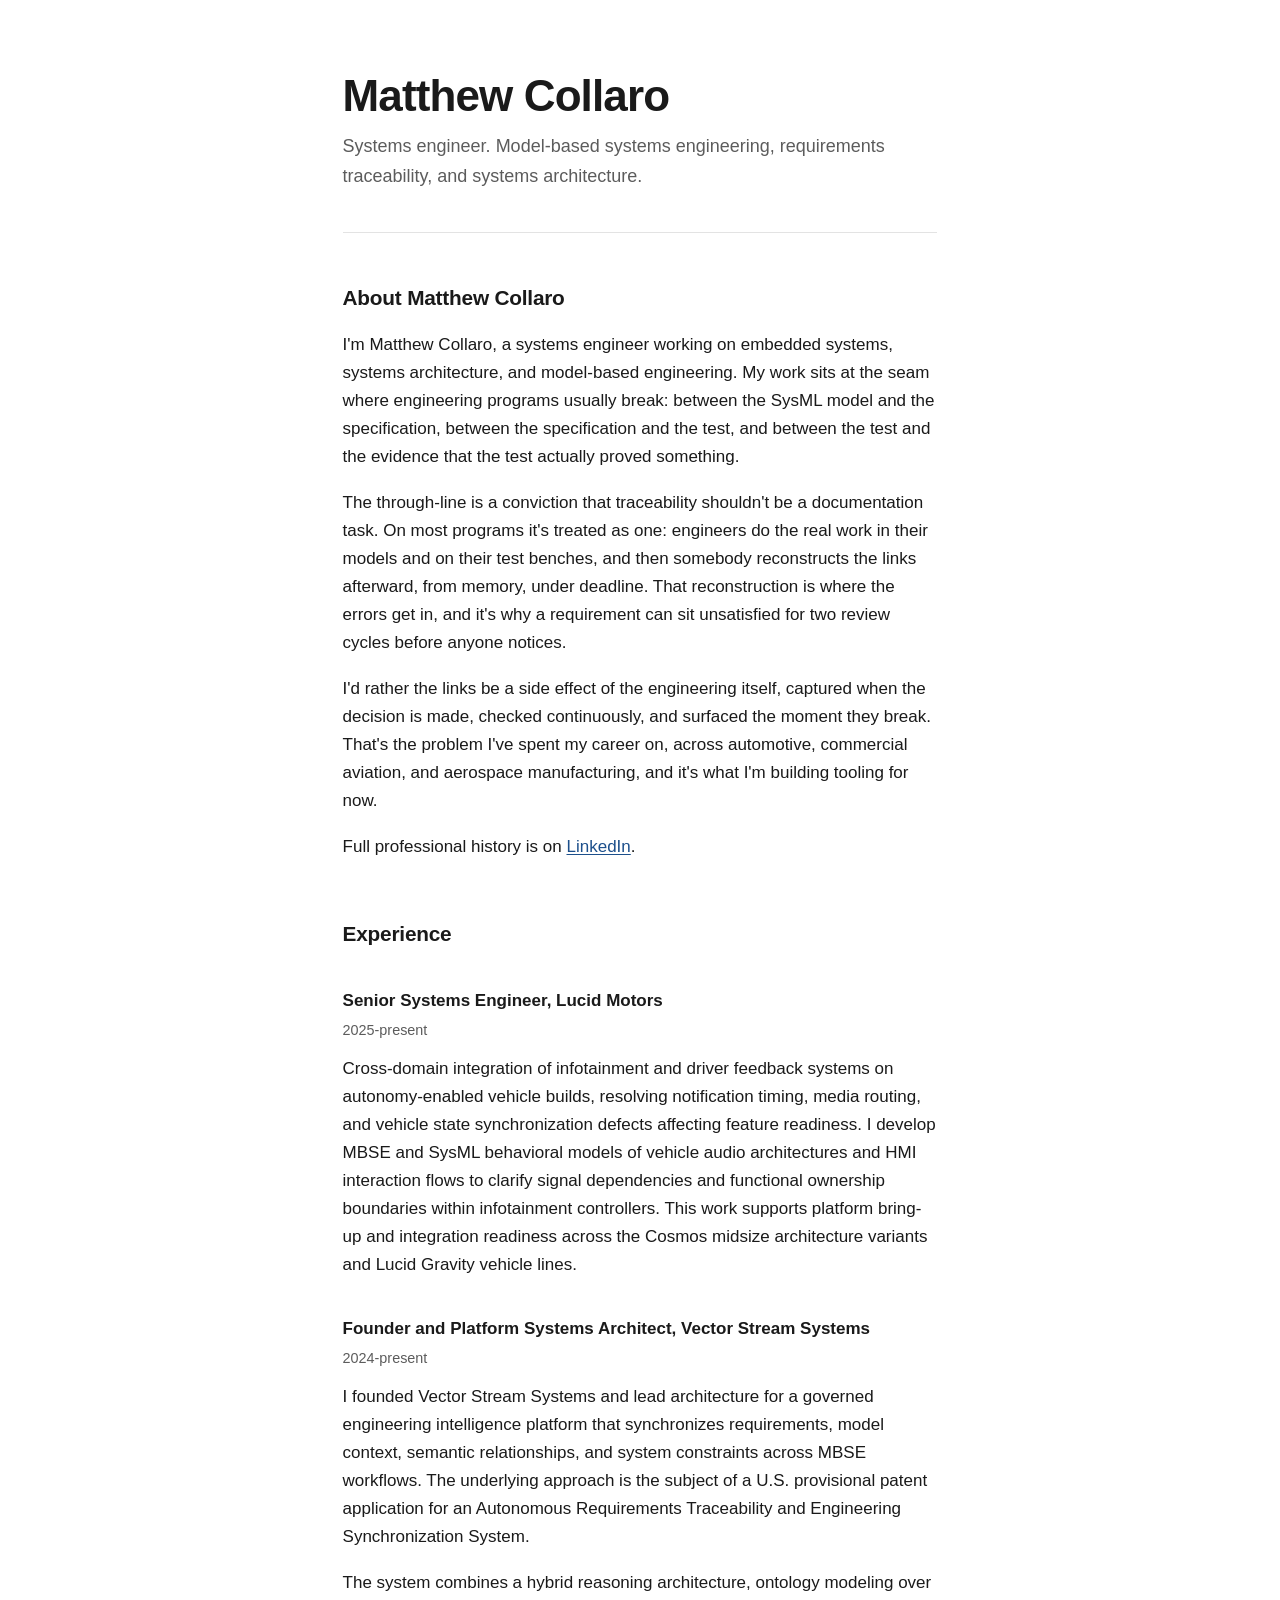
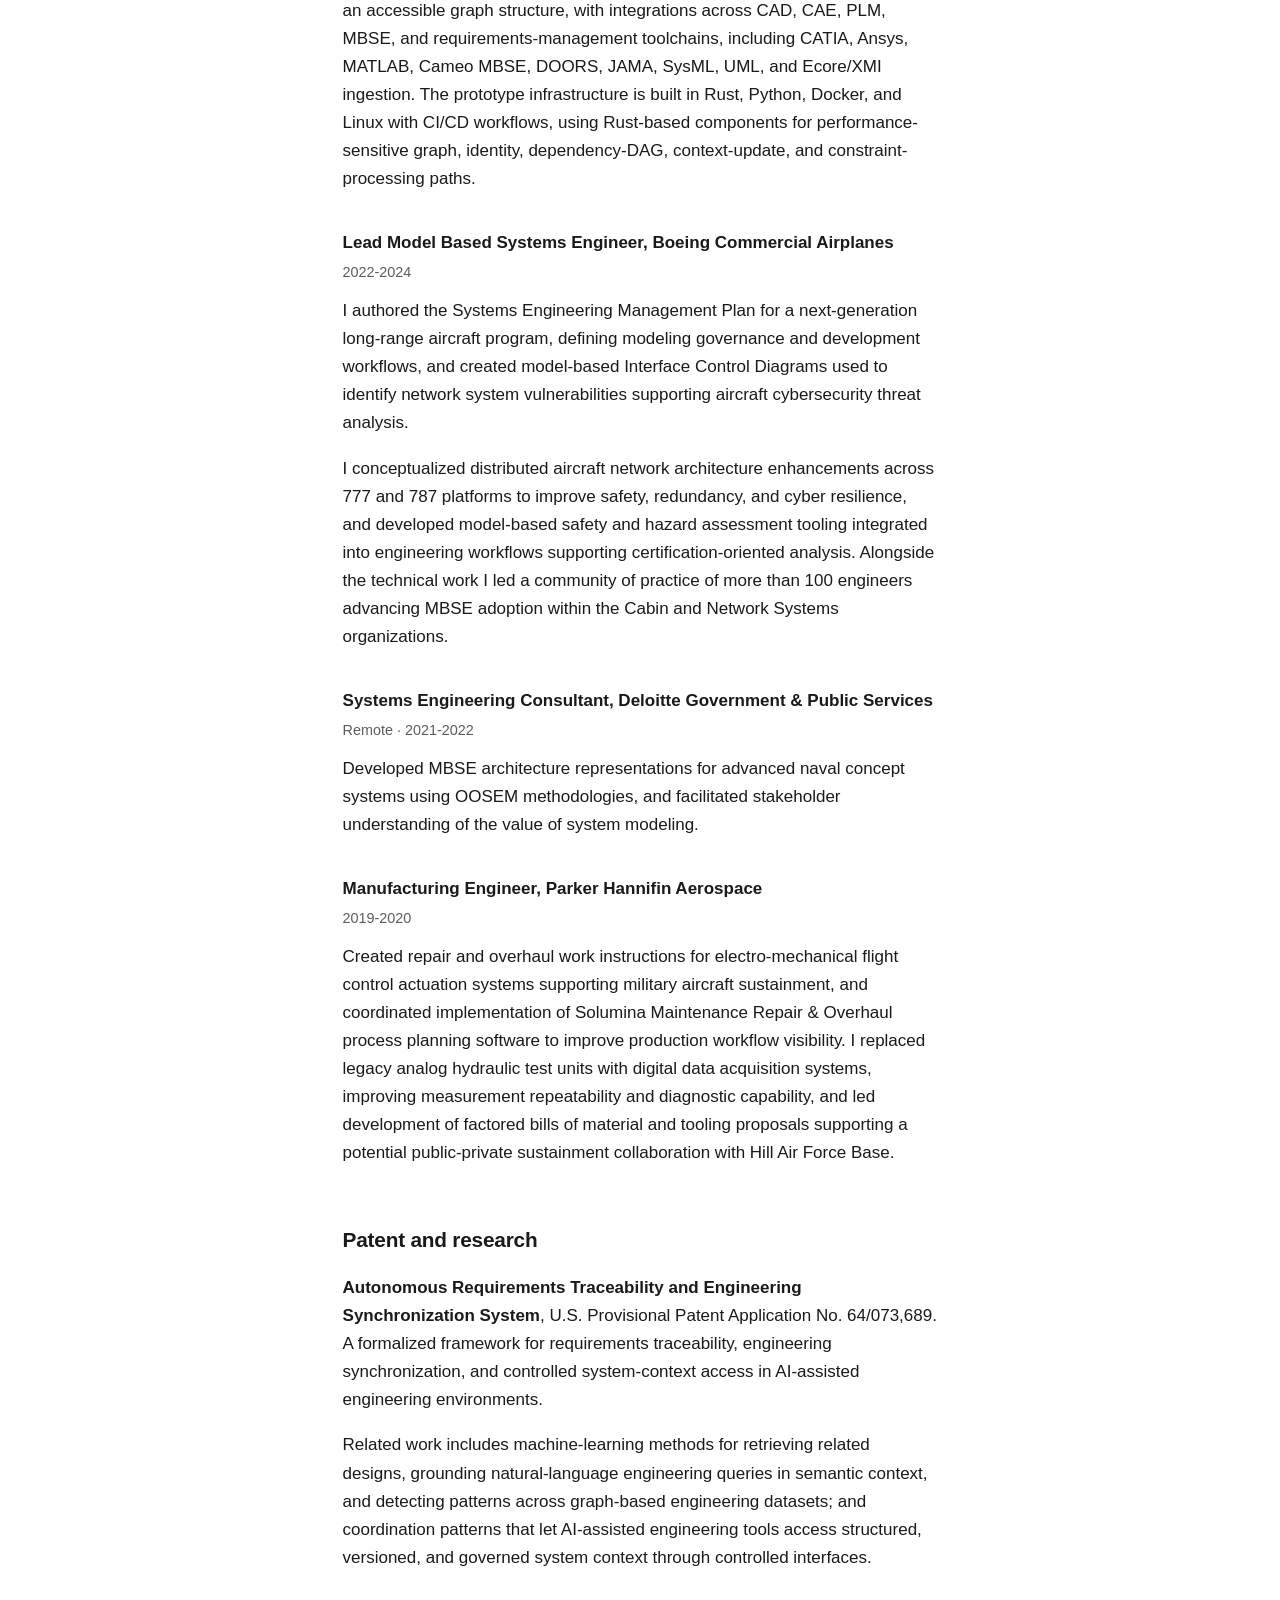
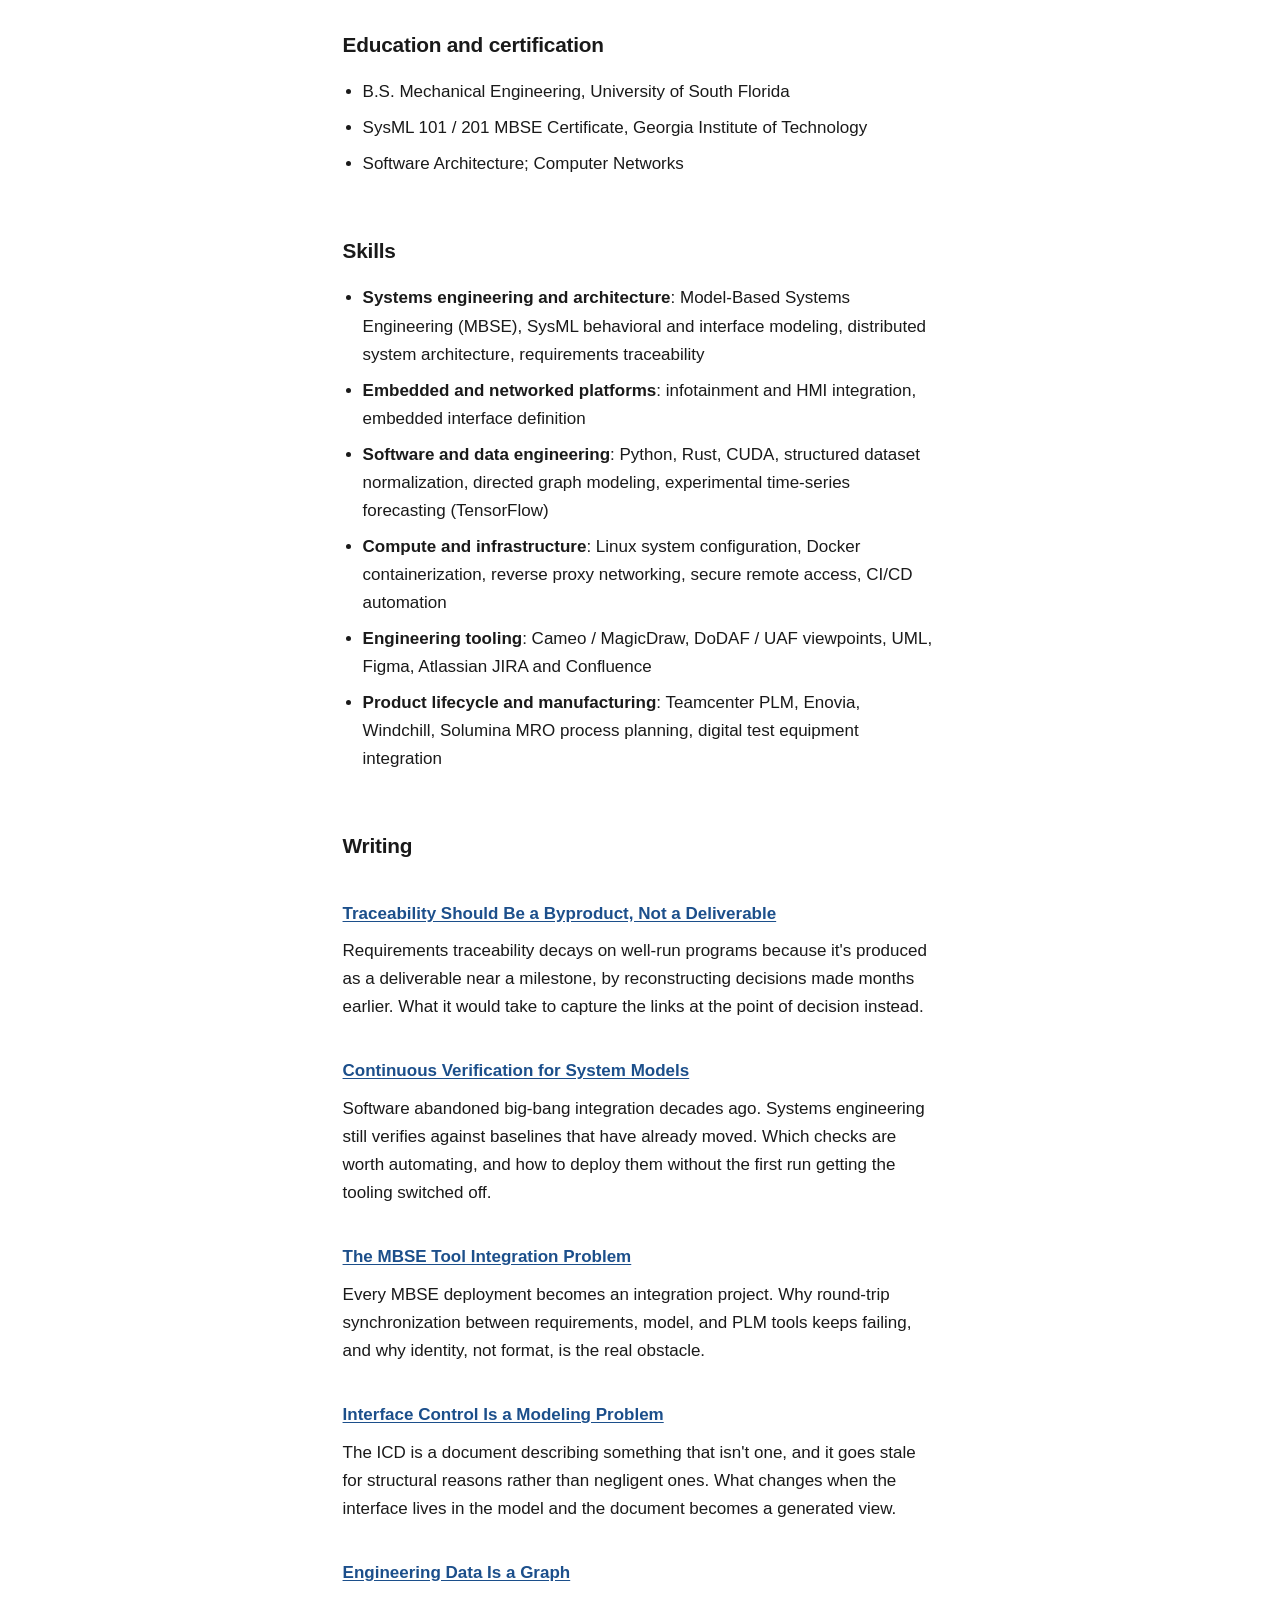
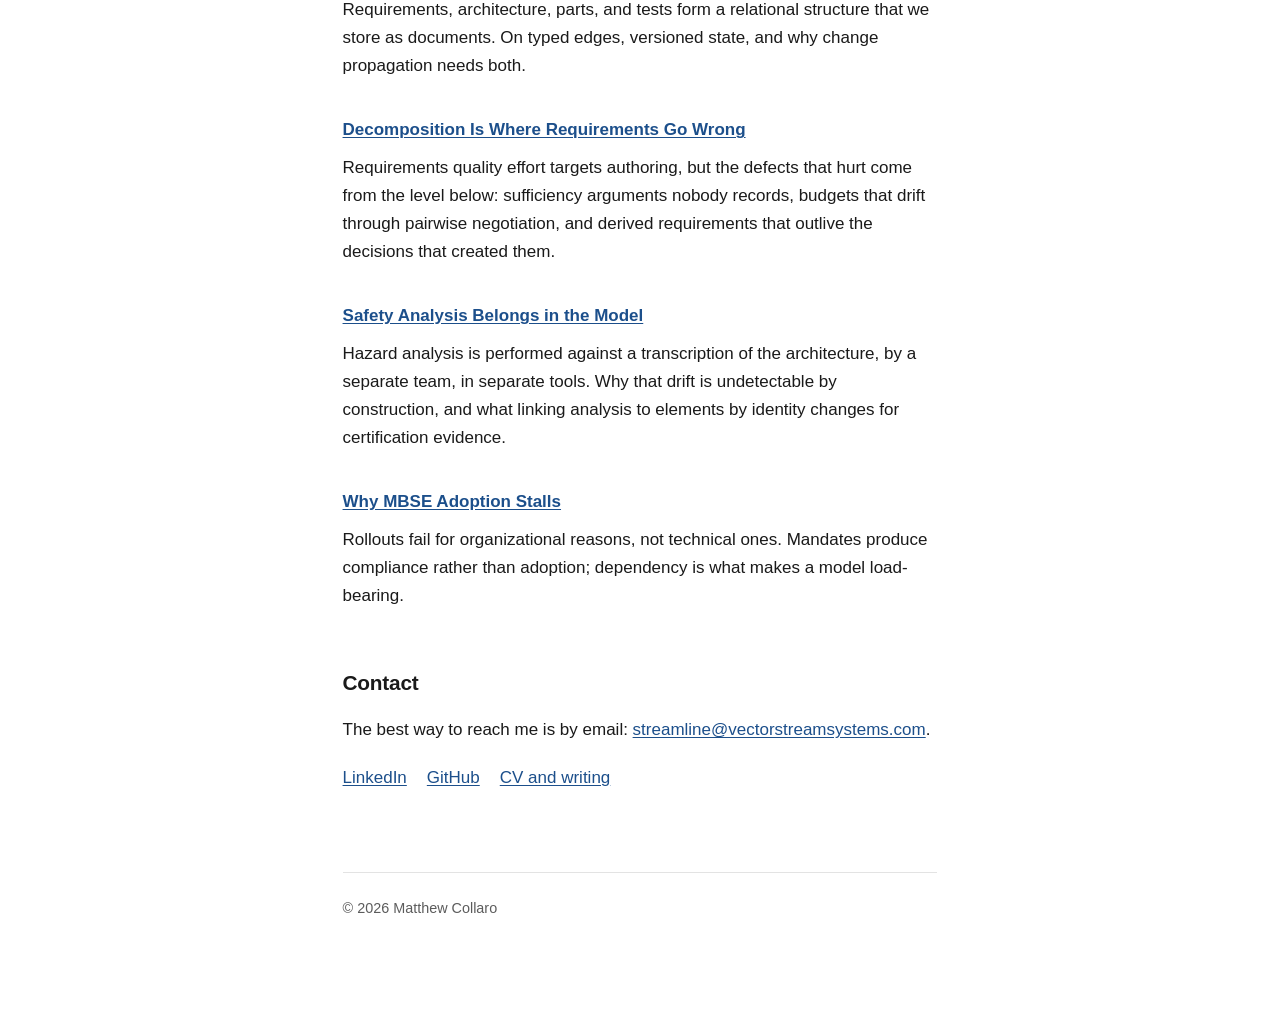
<file: index.html>
<!DOCTYPE html>
<html lang="en">
<head>
<meta charset="utf-8" />
<meta name="viewport" content="width=device-width, initial-scale=1" />
<title>Matthew Collaro, Systems Engineer</title>
<meta name="description" content="Matthew Collaro is a senior systems engineer working in model-based systems engineering, requirements traceability, and vehicle and aircraft systems architecture." />
<meta name="robots" content="index,follow,max-image-preview:large" />
<link rel="canonical" href="https://radsilent.github.io/" />

<meta property="og:type" content="profile" />
<meta property="og:title" content="Matthew Collaro, Systems Engineer" />
<meta property="og:description" content="Senior systems engineer working in model-based systems engineering, requirements traceability, and systems architecture." />
<meta property="og:url" content="https://radsilent.github.io/" />
<meta property="profile:first_name" content="Matthew" />
<meta property="profile:last_name" content="Collaro" />
<meta name="twitter:card" content="summary" />
<meta name="twitter:title" content="Matthew Collaro, Systems Engineer" />
<meta name="twitter:description" content="Senior systems engineer working in model-based systems engineering and requirements traceability." />

<link rel="stylesheet" href="style.css" />

<script type="application/ld+json">
{
  "@context": "https://schema.org",
  "@type": "Person",
  "@id": "https://radsilent.github.io/#matthew-collaro",
  "name": "Matthew Collaro",
  "givenName": "Matthew",
  "familyName": "Collaro",
  "url": "https://radsilent.github.io/",
  "email": "mailto:streamline@vectorstreamsystems.com",
  "jobTitle": "Senior Systems Engineer",
  "description": "Senior systems engineer working in model-based systems engineering, requirements traceability, and systems architecture for automotive and aerospace programs.",
  "alumniOf": [
    {
      "@type": "CollegeOrUniversity",
      "name": "University of South Florida"
    },
    {
      "@type": "CollegeOrUniversity",
      "name": "Georgia Institute of Technology"
    }
  ],
  "knowsAbout": [
    "Model-based systems engineering",
    "SysML",
    "Requirements engineering",
    "Requirements traceability",
    "Systems architecture",
    "Verification and validation",
    "Embedded systems",
    "Rust",
    "Python"
  ],
  "sameAs": [
    "https://www.linkedin.com/in/mattcollaro/",
    "https://github.com/radsilent"
  ]
}
</script>
</head>
<body>

<header class="masthead">
  <h1>Matthew Collaro</h1>
  <p class="tagline">Systems engineer. Model-based systems engineering, requirements traceability, and systems architecture.</p>
</header>

<main>

  <section id="about">
    <h2>About Matthew Collaro</h2>
    <p>
      I'm Matthew Collaro, a systems engineer working on embedded systems, systems
      architecture, and model-based engineering. My work sits at the seam where
      engineering programs usually break: between the SysML model and the specification,
      between the specification and the test, and between the test and the evidence that
      the test actually proved something.
    </p>
    <p>
      The through-line is a conviction that traceability shouldn't be a documentation
      task. On most programs it's treated as one: engineers do the real work in their
      models and on their test benches, and then somebody reconstructs the links
      afterward, from memory, under deadline. That reconstruction is where the errors get
      in, and it's why a requirement can sit unsatisfied for two review cycles before
      anyone notices.
    </p>
    <p>
      I'd rather the links be a side effect of the engineering itself, captured when the
      decision is made, checked continuously, and surfaced the moment they break. That's
      the problem I've spent my career on, across automotive, commercial aviation, and
      aerospace manufacturing, and it's what I'm building tooling for now.
    </p>
    <p>
      Full professional history is on
      <a href="https://www.linkedin.com/in/mattcollaro/" rel="me noopener">LinkedIn</a>.
    </p>
  </section>

  <section id="experience">
    <h2>Experience</h2>

    <article class="entry">
      <h3>Senior Systems Engineer, Lucid Motors</h3>
      <p class="meta">2025-present</p>
      <p>
        Cross-domain integration of infotainment and driver feedback systems on
        autonomy-enabled vehicle builds, resolving notification timing, media routing,
        and vehicle state synchronization defects affecting feature readiness. I develop
        MBSE and SysML behavioral models of vehicle audio architectures and HMI
        interaction flows to clarify signal dependencies and functional ownership
        boundaries within infotainment controllers. This work supports platform bring-up
        and integration readiness across the Cosmos midsize architecture variants and
        Lucid Gravity vehicle lines.
      </p>
    </article>

    <article class="entry">
      <h3>Founder and Platform Systems Architect, Vector Stream Systems</h3>
      <p class="meta">2024-present</p>
      <p>
        I founded Vector Stream Systems and lead architecture for a governed engineering
        intelligence platform that synchronizes requirements, model context, semantic
        relationships, and system constraints across MBSE workflows. The underlying
        approach is the subject of a U.S. provisional patent application for an
        Autonomous Requirements Traceability and Engineering Synchronization System.
      </p>
      <p>
        The system combines a hybrid reasoning architecture, ontology modeling over an
        accessible graph structure, with integrations across CAD, CAE, PLM, MBSE, and
        requirements-management toolchains, including CATIA, Ansys, MATLAB, Cameo MBSE,
        DOORS, JAMA, SysML, UML, and Ecore/XMI ingestion. The prototype infrastructure is
        built in Rust, Python, Docker, and Linux with CI/CD workflows, using Rust-based
        components for performance-sensitive graph, identity, dependency-DAG,
        context-update, and constraint-processing paths.
      </p>
    </article>

    <article class="entry">
      <h3>Lead Model Based Systems Engineer, Boeing Commercial Airplanes</h3>
      <p class="meta">2022-2024</p>
      <p>
        I authored the Systems Engineering Management Plan for a next-generation
        long-range aircraft program, defining modeling governance and development
        workflows, and created model-based Interface Control Diagrams used to identify
        network system vulnerabilities supporting aircraft cybersecurity threat analysis.
      </p>
      <p>
        I conceptualized distributed aircraft network architecture enhancements across
        777 and 787 platforms to improve safety, redundancy, and cyber resilience, and
        developed model-based safety and hazard assessment tooling integrated into
        engineering workflows supporting certification-oriented analysis. Alongside the
        technical work I led a community of practice of more than 100 engineers advancing
        MBSE adoption within the Cabin and Network Systems organizations.
      </p>
    </article>

    <article class="entry">
      <h3>Systems Engineering Consultant, Deloitte Government &amp; Public Services</h3>
      <p class="meta">Remote &middot; 2021-2022</p>
      <p>
        Developed MBSE architecture representations for advanced naval concept systems
        using OOSEM methodologies, and facilitated stakeholder understanding of the value
        of system modeling.
      </p>
    </article>

    <article class="entry">
      <h3>Manufacturing Engineer, Parker Hannifin Aerospace</h3>
      <p class="meta">2019-2020</p>
      <p>
        Created repair and overhaul work instructions for electro-mechanical flight
        control actuation systems supporting military aircraft sustainment, and
        coordinated implementation of Solumina Maintenance Repair &amp; Overhaul process
        planning software to improve production workflow visibility. I replaced legacy
        analog hydraulic test units with digital data acquisition systems, improving
        measurement repeatability and diagnostic capability, and led development of
        factored bills of material and tooling proposals supporting a potential
        public-private sustainment collaboration with Hill Air Force Base.
      </p>
    </article>
  </section>

  <section id="research">
    <h2>Patent and research</h2>
    <p>
      <strong>Autonomous Requirements Traceability and Engineering Synchronization
      System</strong>, U.S. Provisional Patent Application No. 64/073,689. A formalized
      framework for requirements traceability, engineering synchronization, and
      controlled system-context access in AI-assisted engineering environments.
    </p>
    <p>
      Related work includes machine-learning methods for retrieving related designs,
      grounding natural-language engineering queries in semantic context, and detecting
      patterns across graph-based engineering datasets; and coordination patterns that
      let AI-assisted engineering tools access structured, versioned, and governed system
      context through controlled interfaces.
    </p>
  </section>

  <section id="education">
    <h2>Education and certification</h2>
    <ul>
      <li>B.S. Mechanical Engineering, University of South Florida</li>
      <li>SysML 101 / 201 MBSE Certificate, Georgia Institute of Technology</li>
      <li>Software Architecture; Computer Networks</li>
    </ul>
  </section>

  <section id="skills">
    <h2>Skills</h2>
    <ul>
      <li><strong>Systems engineering and architecture</strong>: Model-Based Systems Engineering (MBSE), SysML behavioral and interface modeling, distributed system architecture, requirements traceability</li>
      <li><strong>Embedded and networked platforms</strong>: infotainment and HMI integration, embedded interface definition</li>
      <li><strong>Software and data engineering</strong>: Python, Rust, CUDA, structured dataset normalization, directed graph modeling, experimental time-series forecasting (TensorFlow)</li>
      <li><strong>Compute and infrastructure</strong>: Linux system configuration, Docker containerization, reverse proxy networking, secure remote access, CI/CD automation</li>
      <li><strong>Engineering tooling</strong>: Cameo / MagicDraw, DoDAF / UAF viewpoints, UML, Figma, Atlassian JIRA and Confluence</li>
      <li><strong>Product lifecycle and manufacturing</strong>: Teamcenter PLM, Enovia, Windchill, Solumina MRO process planning, digital test equipment integration</li>
    </ul>
  </section>

  <section id="writing">
    <h2>Writing</h2>

    <article class="entry">
      <h3><a href="articles/traceability-as-a-byproduct.html">Traceability Should Be a Byproduct, Not a Deliverable</a></h3>
      <p>
        Requirements traceability decays on well-run programs because it's produced as a
        deliverable near a milestone, by reconstructing decisions made months earlier.
        What it would take to capture the links at the point of decision instead.
      </p>
    </article>

    <article class="entry">
      <h3><a href="articles/continuous-verification.html">Continuous Verification for System Models</a></h3>
      <p>
        Software abandoned big-bang integration decades ago. Systems engineering still
        verifies against baselines that have already moved. Which checks are worth
        automating, and how to deploy them without the first run getting the tooling
        switched off.
      </p>
    </article>

    <article class="entry">
      <h3><a href="articles/mbse-tool-integration.html">The MBSE Tool Integration Problem</a></h3>
      <p>
        Every MBSE deployment becomes an integration project. Why round-trip
        synchronization between requirements, model, and PLM tools keeps failing, and
        why identity, not format, is the real obstacle.
      </p>
    </article>

    <article class="entry">
      <h3><a href="articles/model-based-interface-control.html">Interface Control Is a Modeling Problem</a></h3>
      <p>
        The ICD is a document describing something that isn't one, and it goes stale for
        structural reasons rather than negligent ones. What changes when the interface
        lives in the model and the document becomes a generated view.
      </p>
    </article>

    <article class="entry">
      <h3><a href="articles/engineering-knowledge-graphs.html">Engineering Data Is a Graph</a></h3>
      <p>
        Requirements, architecture, parts, and tests form a relational structure that we
        store as documents. On typed edges, versioned state, and why change propagation
        needs both.
      </p>
    </article>

    <article class="entry">
      <h3><a href="articles/requirements-decomposition-and-allocation.html">Decomposition Is Where Requirements Go Wrong</a></h3>
      <p>
        Requirements quality effort targets authoring, but the defects that hurt come
        from the level below: sufficiency arguments nobody records, budgets that drift
        through pairwise negotiation, and derived requirements that outlive the decisions
        that created them.
      </p>
    </article>

    <article class="entry">
      <h3><a href="articles/model-based-safety-analysis.html">Safety Analysis Belongs in the Model</a></h3>
      <p>
        Hazard analysis is performed against a transcription of the architecture, by a
        separate team, in separate tools. Why that drift is undetectable by construction,
        and what linking analysis to elements by identity changes for certification
        evidence.
      </p>
    </article>

    <article class="entry">
      <h3><a href="articles/mbse-adoption.html">Why MBSE Adoption Stalls</a></h3>
      <p>
        Rollouts fail for organizational reasons, not technical ones. Mandates produce
        compliance rather than adoption; dependency is what makes a model load-bearing.
      </p>
    </article>
  </section>

  <section id="contact">
    <h2>Contact</h2>
    <p>
      The best way to reach me is by email:
      <a href="mailto:streamline@vectorstreamsystems.com">streamline@vectorstreamsystems.com</a>.
    </p>
    <ul class="profiles">
      <li><a href="https://www.linkedin.com/in/mattcollaro/" rel="me">LinkedIn</a></li>
      <li><a href="https://github.com/radsilent" rel="me">GitHub</a></li>
      <li><a href="https://radsilent.github.io/matthew-collaro/">CV and writing</a></li>
    </ul>
  </section>

</main>

<footer>
  <p>&copy; 2026 Matthew Collaro</p>
</footer>

</body>
</html>
</file>
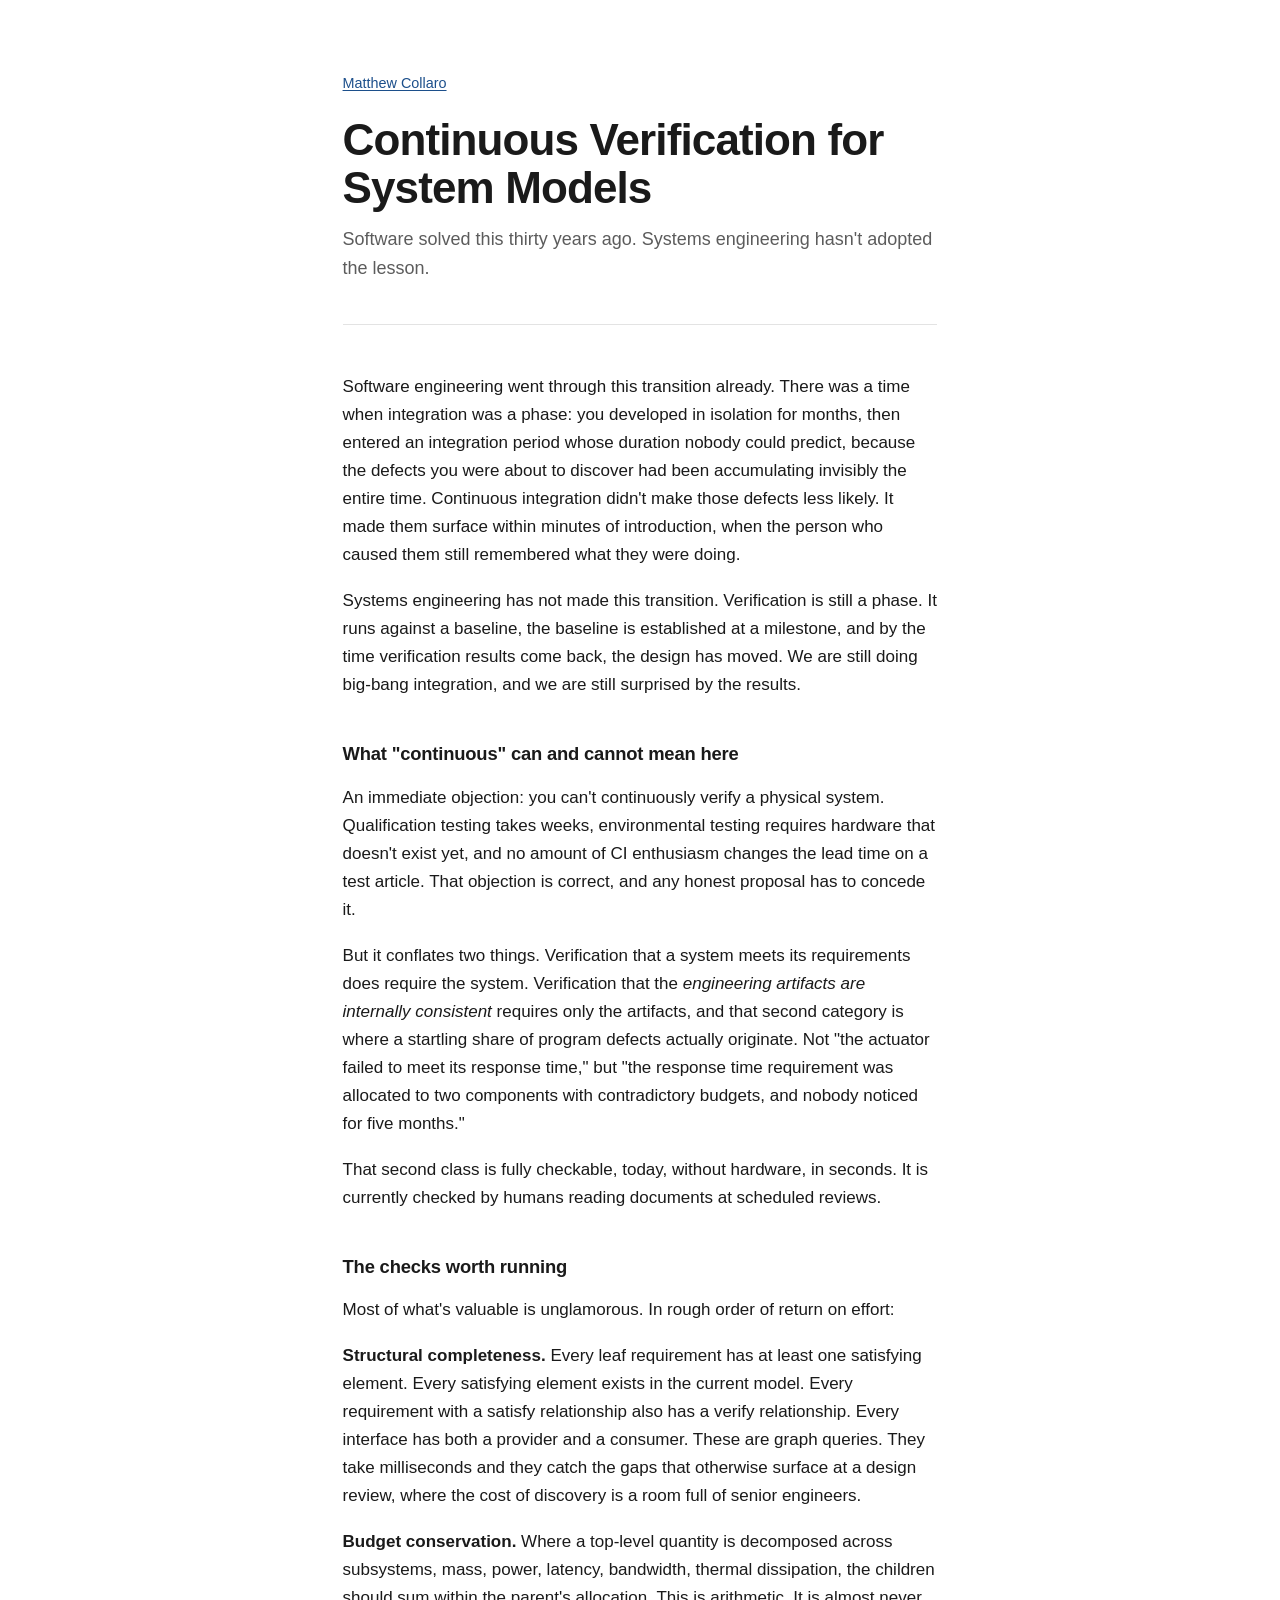
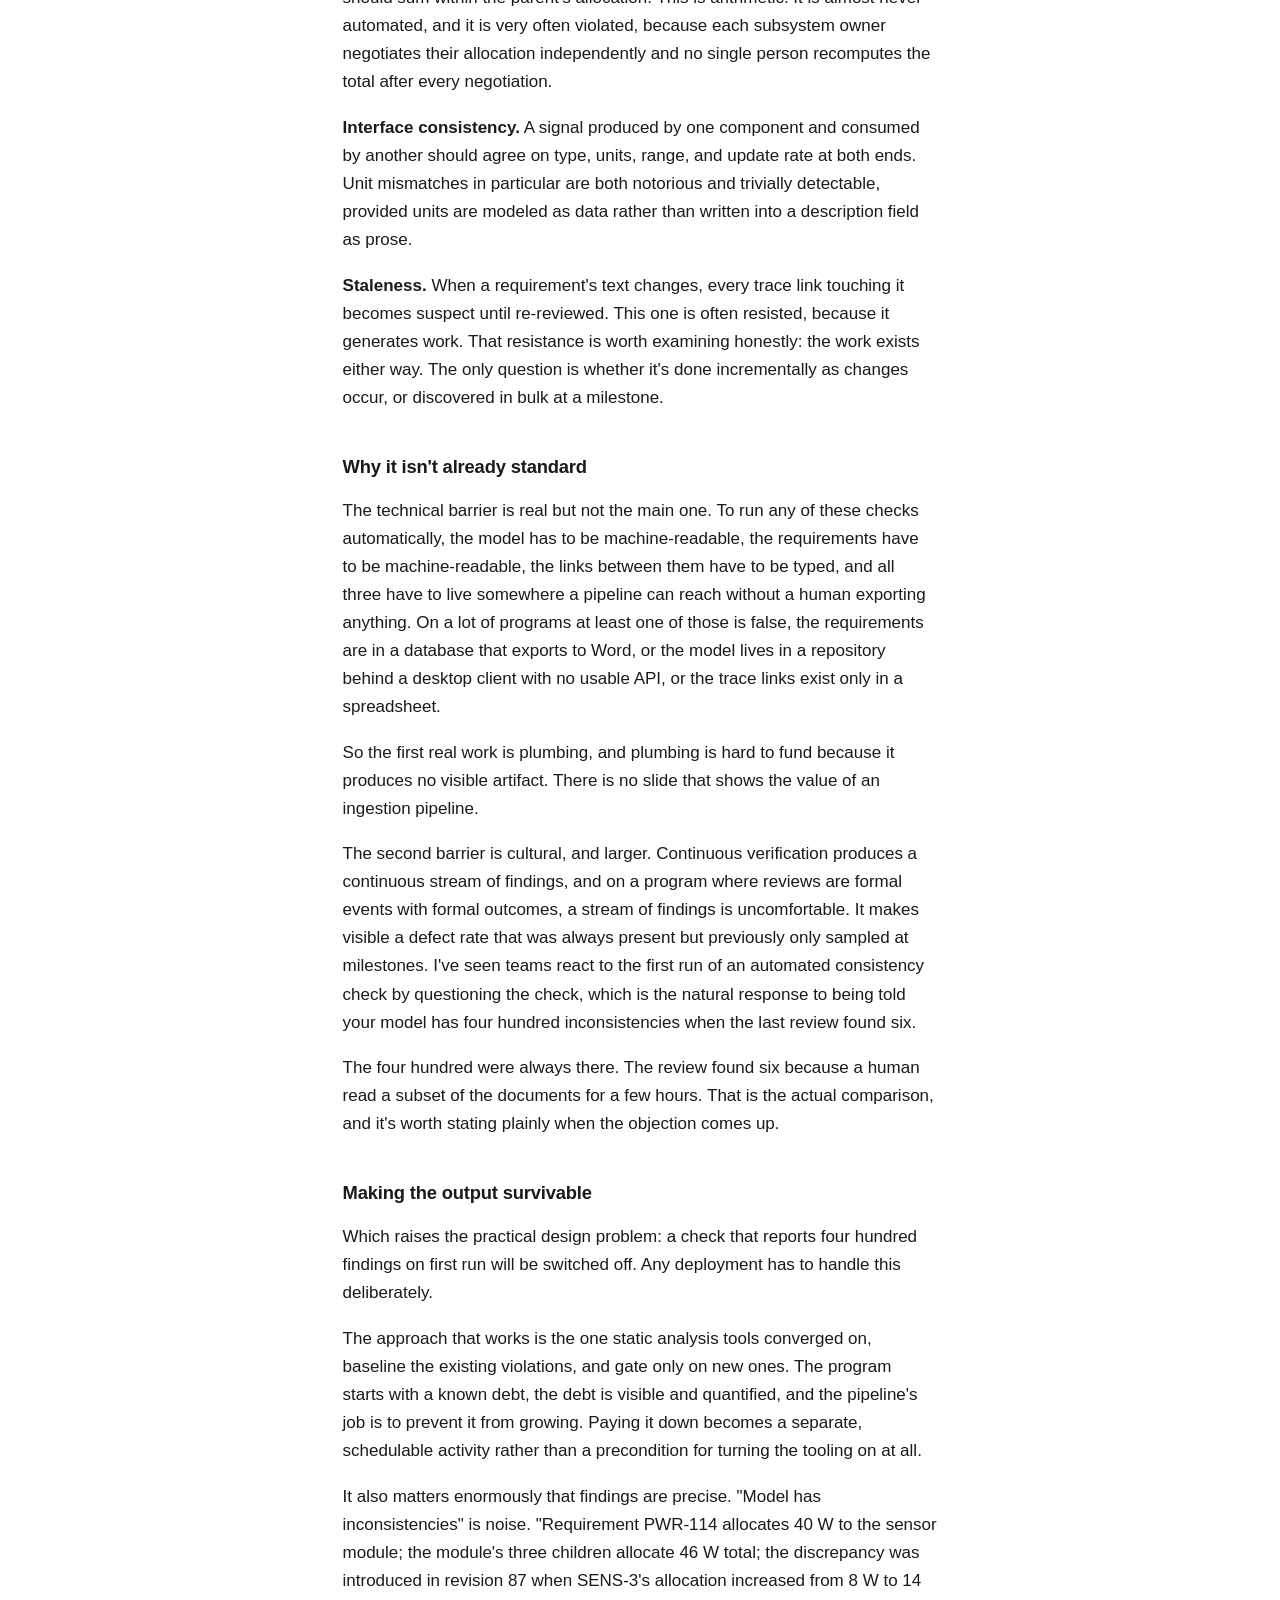
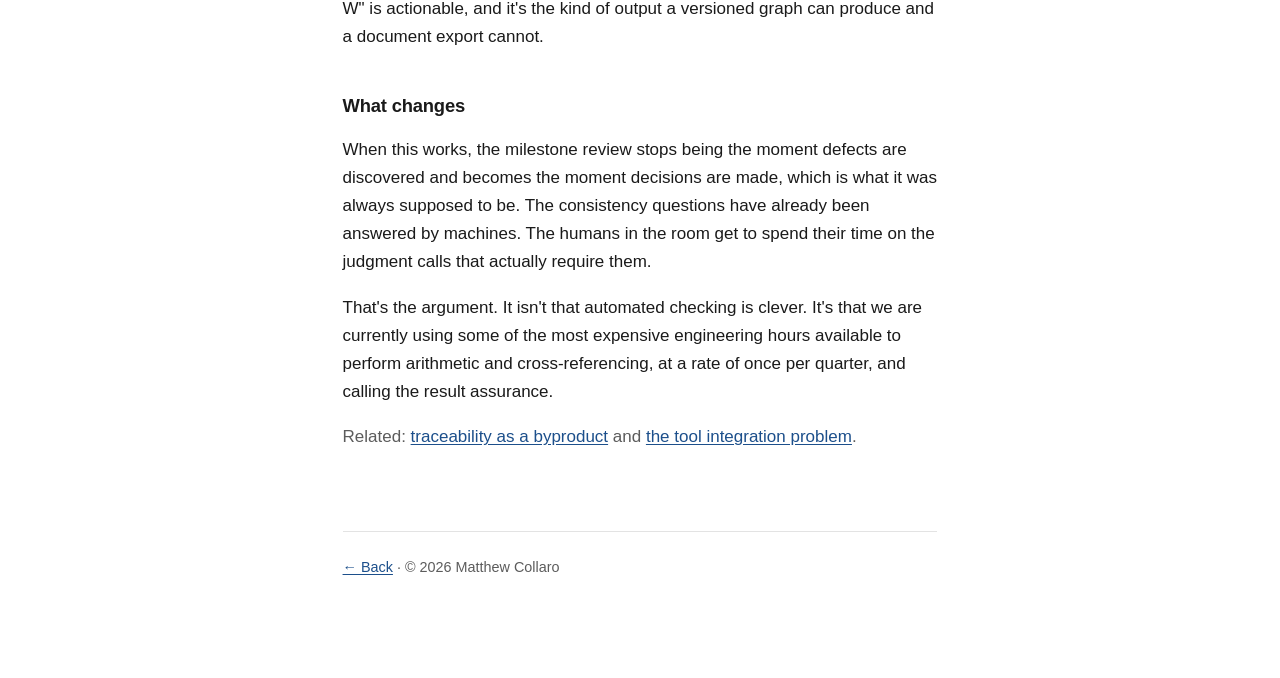
<file: articles/continuous-verification.html>
<!DOCTYPE html>
<html lang="en">
<head>
<meta charset="utf-8" />
<meta name="viewport" content="width=device-width, initial-scale=1" />
<title>Continuous Verification for System Models, Matthew Collaro</title>
<meta name="description" content="Verification is treated as a phase, run against a baseline that has already moved. Matthew Collaro on what it takes to run verification continuously against the current state of a system model." />
<meta name="robots" content="index,follow,max-image-preview:large" />
<link rel="canonical" href="https://radsilent.github.io/articles/continuous-verification.html" />
<meta property="og:type" content="article" />
<meta property="og:title" content="Continuous Verification for System Models" />
<meta property="og:description" content="What it takes to run verification continuously against the current state of a system model, rather than as a phase against a stale baseline." />
<meta property="og:url" content="https://radsilent.github.io/articles/continuous-verification.html" />
<link rel="stylesheet" href="../style.css" />
<script type="application/ld+json">
{
  "@context": "https://schema.org",
  "@type": "Article",
  "headline": "Continuous Verification for System Models",
  "description": "What it takes to run verification continuously against the current state of a system model, rather than as a phase against a stale baseline.",
  "author": {
    "@type": "Person",
    "@id": "https://radsilent.github.io/#matthew-collaro",
    "name": "Matthew Collaro",
    "url": "https://radsilent.github.io/"
  },
  "mainEntityOfPage": "https://radsilent.github.io/articles/continuous-verification.html",
  "datePublished": "2026-07-24",
  "inLanguage": "en"
}
</script>
</head>
<body>

<header class="masthead">
  <p class="crumb"><a href="../">Matthew Collaro</a></p>
  <h1>Continuous Verification for System Models</h1>
  <p class="tagline">Software solved this thirty years ago. Systems engineering hasn't adopted the lesson.</p>
</header>

<main>
<article>

<p>
  Software engineering went through this transition already. There was a time when
  integration was a phase: you developed in isolation for months, then entered an
  integration period whose duration nobody could predict, because the defects you were
  about to discover had been accumulating invisibly the entire time. Continuous
  integration didn't make those defects less likely. It made them surface within minutes
  of introduction, when the person who caused them still remembered what they were doing.
</p>

<p>
  Systems engineering has not made this transition. Verification is still a phase. It
  runs against a baseline, the baseline is established at a milestone, and by the time
  verification results come back, the design has moved. We are still doing big-bang
  integration, and we are still surprised by the results.
</p>

<h2>What "continuous" can and cannot mean here</h2>

<p>
  An immediate objection: you can't continuously verify a physical system. Qualification
  testing takes weeks, environmental testing requires hardware that doesn't exist yet,
  and no amount of CI enthusiasm changes the lead time on a test article. That objection
  is correct, and any honest proposal has to concede it.
</p>

<p>
  But it conflates two things. Verification that a system meets its requirements does
  require the system. Verification that the <em>engineering artifacts are internally
  consistent</em> requires only the artifacts, and that second category is where a
  startling share of program defects actually originate. Not "the actuator failed to meet
  its response time," but "the response time requirement was allocated to two components
  with contradictory budgets, and nobody noticed for five months."
</p>

<p>
  That second class is fully checkable, today, without hardware, in seconds. It is
  currently checked by humans reading documents at scheduled reviews.
</p>

<h2>The checks worth running</h2>

<p>
  Most of what's valuable is unglamorous. In rough order of return on effort:
</p>

<p>
  <strong>Structural completeness.</strong> Every leaf requirement has at least one
  satisfying element. Every satisfying element exists in the current model. Every
  requirement with a satisfy relationship also has a verify relationship. Every interface
  has both a provider and a consumer. These are graph queries. They take milliseconds and
  they catch the gaps that otherwise surface at a design review, where the cost of
  discovery is a room full of senior engineers.
</p>

<p>
  <strong>Budget conservation.</strong> Where a top-level quantity is decomposed across
  subsystems, mass, power, latency, bandwidth, thermal dissipation, the children should
  sum within the parent's allocation. This is arithmetic. It is almost never automated,
  and it is very often violated, because each subsystem owner negotiates their allocation
  independently and no single person recomputes the total after every negotiation.
</p>

<p>
  <strong>Interface consistency.</strong> A signal produced by one component and consumed
  by another should agree on type, units, range, and update rate at both ends. Unit
  mismatches in particular are both notorious and trivially detectable, provided units
  are modeled as data rather than written into a description field as prose.
</p>

<p>
  <strong>Staleness.</strong> When a requirement's text changes, every trace link
  touching it becomes suspect until re-reviewed. This one is often resisted, because it
  generates work. That resistance is worth examining honestly: the work exists either
  way. The only question is whether it's done incrementally as changes occur, or
  discovered in bulk at a milestone.
</p>

<h2>Why it isn't already standard</h2>

<p>
  The technical barrier is real but not the main one. To run any of these checks
  automatically, the model has to be machine-readable, the requirements have to be
  machine-readable, the links between them have to be typed, and all three have to live
  somewhere a pipeline can reach without a human exporting anything. On a lot of programs
  at least one of those is false, the requirements are in a database that exports to
  Word, or the model lives in a repository behind a desktop client with no usable API, or
  the trace links exist only in a spreadsheet.
</p>

<p>
  So the first real work is plumbing, and plumbing is hard to fund because it produces no
  visible artifact. There is no slide that shows the value of an ingestion pipeline.
</p>

<p>
  The second barrier is cultural, and larger. Continuous verification produces a
  continuous stream of findings, and on a program where reviews are formal events with
  formal outcomes, a stream of findings is uncomfortable. It makes visible a defect rate
  that was always present but previously only sampled at milestones. I've seen teams
  react to the first run of an automated consistency check by questioning the check,
  which is the natural response to being told your model has four hundred inconsistencies
  when the last review found six.
</p>

<p>
  The four hundred were always there. The review found six because a human read a subset
  of the documents for a few hours. That is the actual comparison, and it's worth stating
  plainly when the objection comes up.
</p>

<h2>Making the output survivable</h2>

<p>
  Which raises the practical design problem: a check that reports four hundred findings
  on first run will be switched off. Any deployment has to handle this deliberately.
</p>

<p>
  The approach that works is the one static analysis tools converged on, baseline the
  existing violations, and gate only on new ones. The program starts with a known debt,
  the debt is visible and quantified, and the pipeline's job is to prevent it from
  growing. Paying it down becomes a separate, schedulable activity rather than a
  precondition for turning the tooling on at all.
</p>

<p>
  It also matters enormously that findings are precise. "Model has inconsistencies" is
  noise. "Requirement PWR-114 allocates 40 W to the sensor module; the module's three
  children allocate 46 W total; the discrepancy was introduced in revision 87 when
  SENS-3's allocation increased from 8 W to 14 W" is actionable, and it's the kind of
  output a versioned graph can produce and a document export cannot.
</p>

<h2>What changes</h2>

<p>
  When this works, the milestone review stops being the moment defects are discovered and
  becomes the moment decisions are made, which is what it was always supposed to be. The
  consistency questions have already been answered by machines. The humans in the room
  get to spend their time on the judgment calls that actually require them.
</p>

<p>
  That's the argument. It isn't that automated checking is clever. It's that we are
  currently using some of the most expensive engineering hours available to perform
  arithmetic and cross-referencing, at a rate of once per quarter, and calling the result
  assurance.
</p>

<p class="muted">
  Related: <a href="traceability-as-a-byproduct.html">traceability as a byproduct</a> and
  <a href="mbse-tool-integration.html">the tool integration problem</a>.
</p>

</article>
</main>

<footer>
  <p><a href="../">&larr; Back</a> &middot; &copy; 2026 Matthew Collaro</p>
</footer>

</body>
</html>
</file>
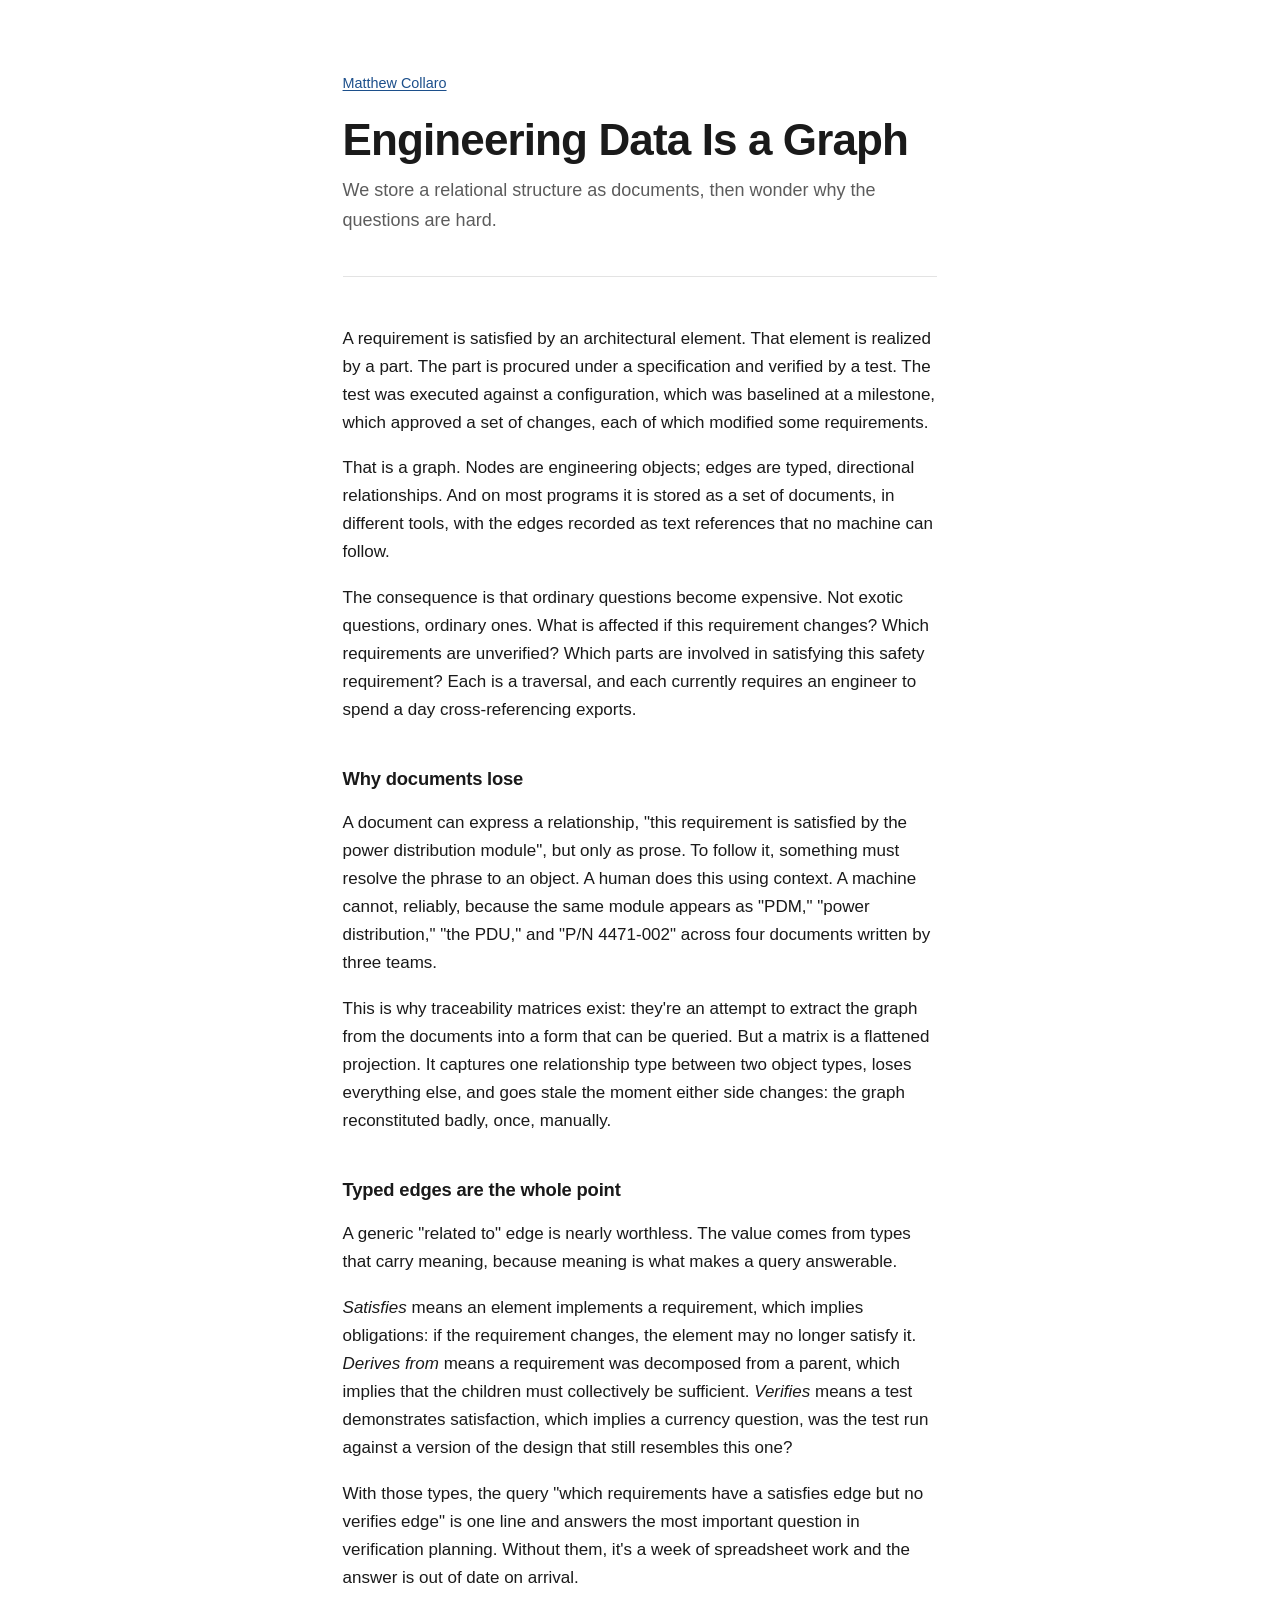
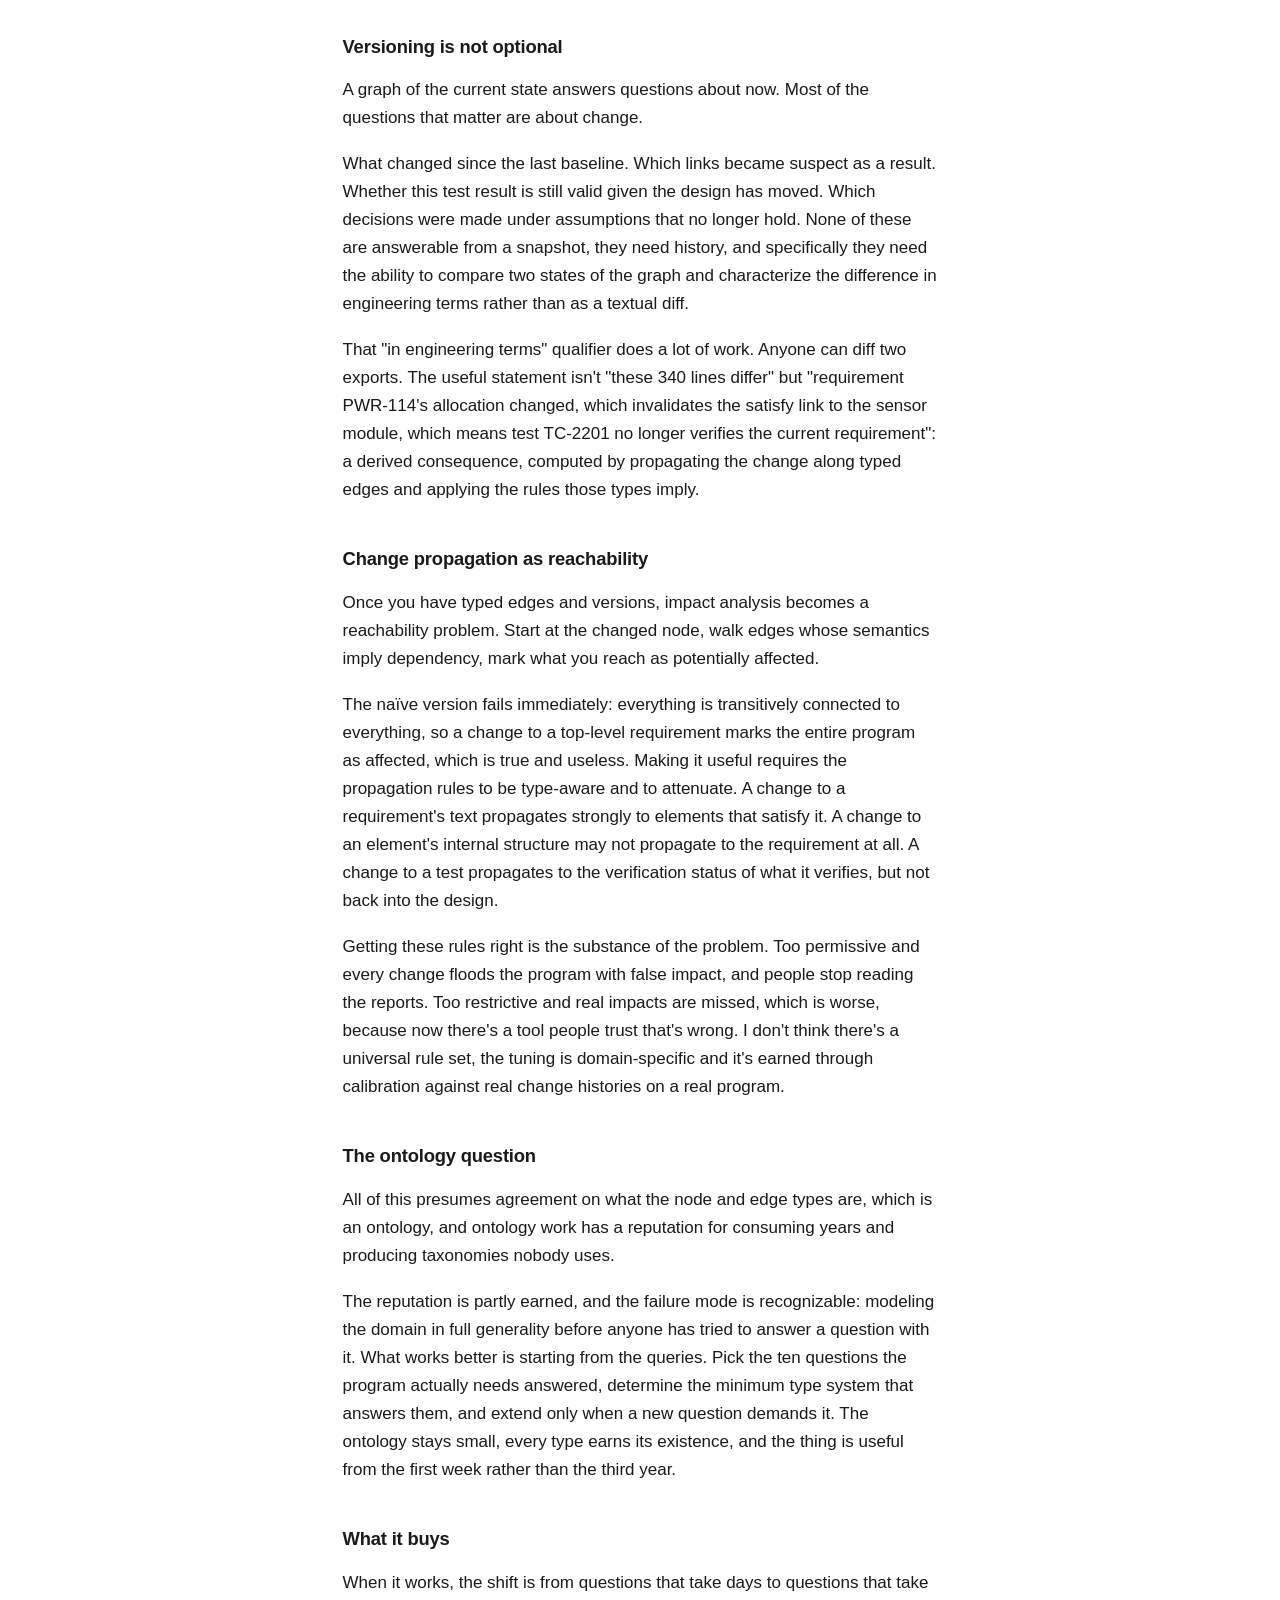
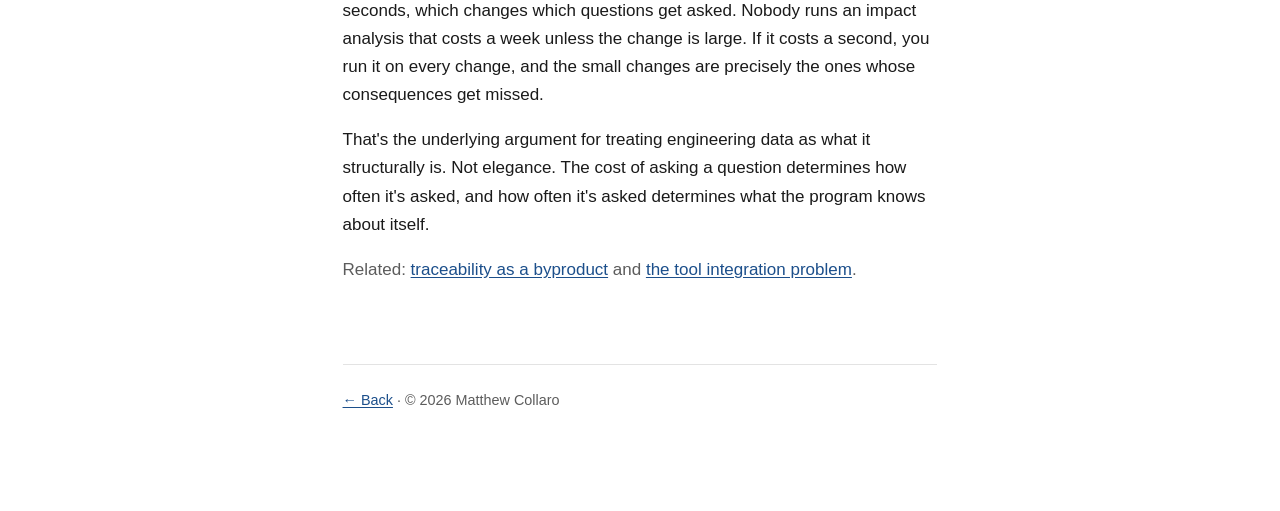
<file: articles/engineering-knowledge-graphs.html>
<!DOCTYPE html>
<html lang="en">
<head>
<meta charset="utf-8" />
<meta name="viewport" content="width=device-width, initial-scale=1" />
<title>Engineering Data Is a Graph, Matthew Collaro</title>
<meta name="description" content="Requirements, architecture, parts, and tests form a relational structure stored as documents. Matthew Collaro on modeling engineering data as a versioned graph and what it makes possible." />
<meta name="robots" content="index,follow,max-image-preview:large" />
<link rel="canonical" href="https://radsilent.github.io/articles/engineering-knowledge-graphs.html" />
<meta property="og:type" content="article" />
<meta property="og:title" content="Engineering Data Is a Graph" />
<meta property="og:description" content="On modeling engineering data as a versioned graph, and what change propagation requires." />
<meta property="og:url" content="https://radsilent.github.io/articles/engineering-knowledge-graphs.html" />
<link rel="stylesheet" href="../style.css" />
<script type="application/ld+json">
{
  "@context": "https://schema.org",
  "@type": "Article",
  "headline": "Engineering Data Is a Graph",
  "description": "On modeling engineering data as a versioned graph, and what change propagation requires.",
  "author": {
    "@type": "Person",
    "@id": "https://radsilent.github.io/#matthew-collaro",
    "name": "Matthew Collaro",
    "url": "https://radsilent.github.io/"
  },
  "mainEntityOfPage": "https://radsilent.github.io/articles/engineering-knowledge-graphs.html",
  "datePublished": "2026-07-24",
  "inLanguage": "en"
}
</script>
</head>
<body>

<header class="masthead">
  <p class="crumb"><a href="../">Matthew Collaro</a></p>
  <h1>Engineering Data Is a Graph</h1>
  <p class="tagline">We store a relational structure as documents, then wonder why the questions are hard.</p>
</header>

<main>
<article>

<p>
  A requirement is satisfied by an architectural element. That element is realized by a
  part. The part is procured under a specification and verified by a test. The test was
  executed against a configuration, which was baselined at a milestone, which approved a
  set of changes, each of which modified some requirements.
</p>

<p>
  That is a graph. Nodes are engineering objects; edges are typed, directional
  relationships. And on most programs it is stored as a set of documents, in different
  tools, with the edges recorded as text references that no machine can follow.
</p>

<p>
  The consequence is that ordinary questions become expensive. Not exotic questions, 
  ordinary ones. What is affected if this requirement changes? Which requirements are
  unverified? Which parts are involved in satisfying this safety requirement? Each is a
  traversal, and each currently requires an engineer to spend a day cross-referencing
  exports.
</p>

<h2>Why documents lose</h2>

<p>
  A document can express a relationship, "this requirement is satisfied by the power
  distribution module", but only as prose. To follow it, something must resolve the
  phrase to an object. A human does this using context. A machine cannot, reliably,
  because the same module appears as "PDM," "power distribution," "the PDU," and
  "P/N 4471-002" across four documents written by three teams.
</p>

<p>
  This is why traceability matrices exist: they're an attempt to extract the graph from
  the documents into a form that can be queried. But a matrix is a flattened projection.
  It captures one relationship type between two object types, loses everything else, and
  goes stale the moment either side changes: the graph reconstituted badly, once,
  manually.
</p>

<h2>Typed edges are the whole point</h2>

<p>
  A generic "related to" edge is nearly worthless. The value comes from types that carry
  meaning, because meaning is what makes a query answerable.
</p>

<p>
  <em>Satisfies</em> means an element implements a requirement, which implies obligations:
  if the requirement changes, the element may no longer satisfy it. <em>Derives from</em>
  means a requirement was decomposed from a parent, which implies that the children must
  collectively be sufficient. <em>Verifies</em> means a test demonstrates satisfaction,
  which implies a currency question, was the test run against a version of the design
  that still resembles this one?
</p>

<p>
  With those types, the query "which requirements have a satisfies edge but no verifies
  edge" is one line and answers the most important question in verification planning.
  Without them, it's a week of spreadsheet work and the answer is out of date on arrival.
</p>

<h2>Versioning is not optional</h2>

<p>
  A graph of the current state answers questions about now. Most of the questions that
  matter are about change.
</p>

<p>
  What changed since the last baseline. Which links became suspect as a result. Whether
  this test result is still valid given the design has moved. Which decisions were made
  under assumptions that no longer hold. None of these are answerable from a snapshot, 
  they need history, and specifically they need the ability to compare two states of the
  graph and characterize the difference in engineering terms rather than as a textual
  diff.
</p>

<p>
  That "in engineering terms" qualifier does a lot of work. Anyone can diff two exports.
  The useful statement isn't "these 340 lines differ" but "requirement PWR-114's
  allocation changed, which invalidates the satisfy link to the sensor module, which
  means test TC-2201 no longer verifies the current requirement": a derived consequence,
  computed by propagating the change along typed edges and applying the rules those types
  imply.
</p>

<h2>Change propagation as reachability</h2>

<p>
  Once you have typed edges and versions, impact analysis becomes a reachability problem.
  Start at the changed node, walk edges whose semantics imply dependency, mark what you
  reach as potentially affected.
</p>

<p>
  The naïve version fails immediately: everything is transitively connected to everything,
  so a change to a top-level requirement marks the entire program as affected, which is
  true and useless. Making it useful requires the propagation rules to be type-aware and
  to attenuate. A change to a requirement's text propagates strongly to elements that
  satisfy it. A change to an element's internal structure may not propagate to the
  requirement at all. A change to a test propagates to the verification status of what it
  verifies, but not back into the design.
</p>

<p>
  Getting these rules right is the substance of the problem. Too permissive and every
  change floods the program with false impact, and people stop reading the reports. Too
  restrictive and real impacts are missed, which is worse, because now there's a tool
  people trust that's wrong. I don't think there's a universal rule set, the tuning is
  domain-specific and it's earned through calibration against real change histories on a
  real program.
</p>

<h2>The ontology question</h2>

<p>
  All of this presumes agreement on what the node and edge types are, which is an
  ontology, and ontology work has a reputation for consuming years and producing
  taxonomies nobody uses.
</p>

<p>
  The reputation is partly earned, and the failure mode is recognizable: modeling the
  domain in full generality before anyone has tried to answer a question with it. What
  works better is starting from the queries. Pick the ten questions the program actually
  needs answered, determine the minimum type system that answers them, and extend only
  when a new question demands it. The ontology stays small, every type earns its
  existence, and the thing is useful from the first week rather than the third year.
</p>

<h2>What it buys</h2>

<p>
  When it works, the shift is from questions that take days to questions that take
  seconds, which changes which questions get asked. Nobody runs an impact analysis that
  costs a week unless the change is large. If it costs a second, you run it on every
  change, and the small changes are precisely the ones whose consequences get missed.
</p>

<p>
  That's the underlying argument for treating engineering data as what it structurally is.
  Not elegance. The cost of asking a question determines how often it's asked, and how
  often it's asked determines what the program knows about itself.
</p>

<p class="muted">
  Related: <a href="traceability-as-a-byproduct.html">traceability as a byproduct</a> and
  <a href="mbse-tool-integration.html">the tool integration problem</a>.
</p>

</article>
</main>

<footer>
  <p><a href="../">&larr; Back</a> &middot; &copy; 2026 Matthew Collaro</p>
</footer>

</body>
</html>
</file>
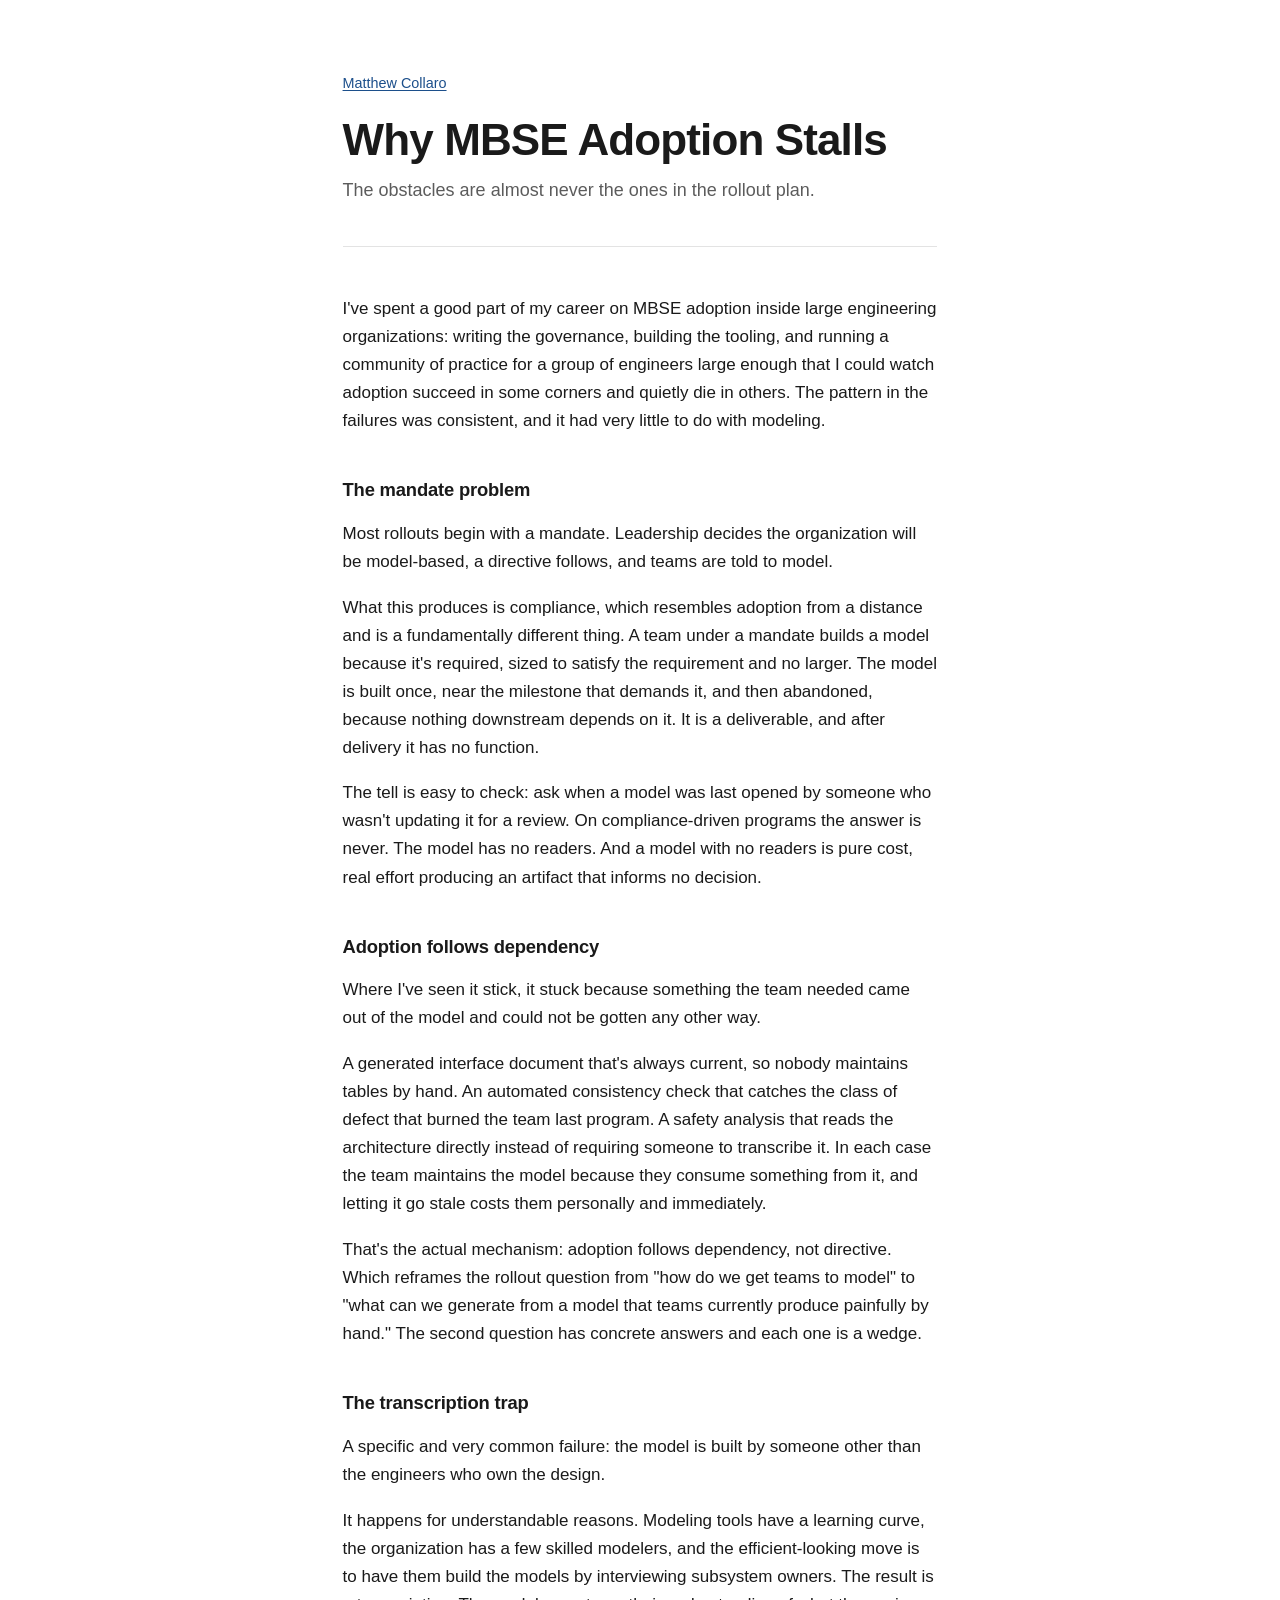
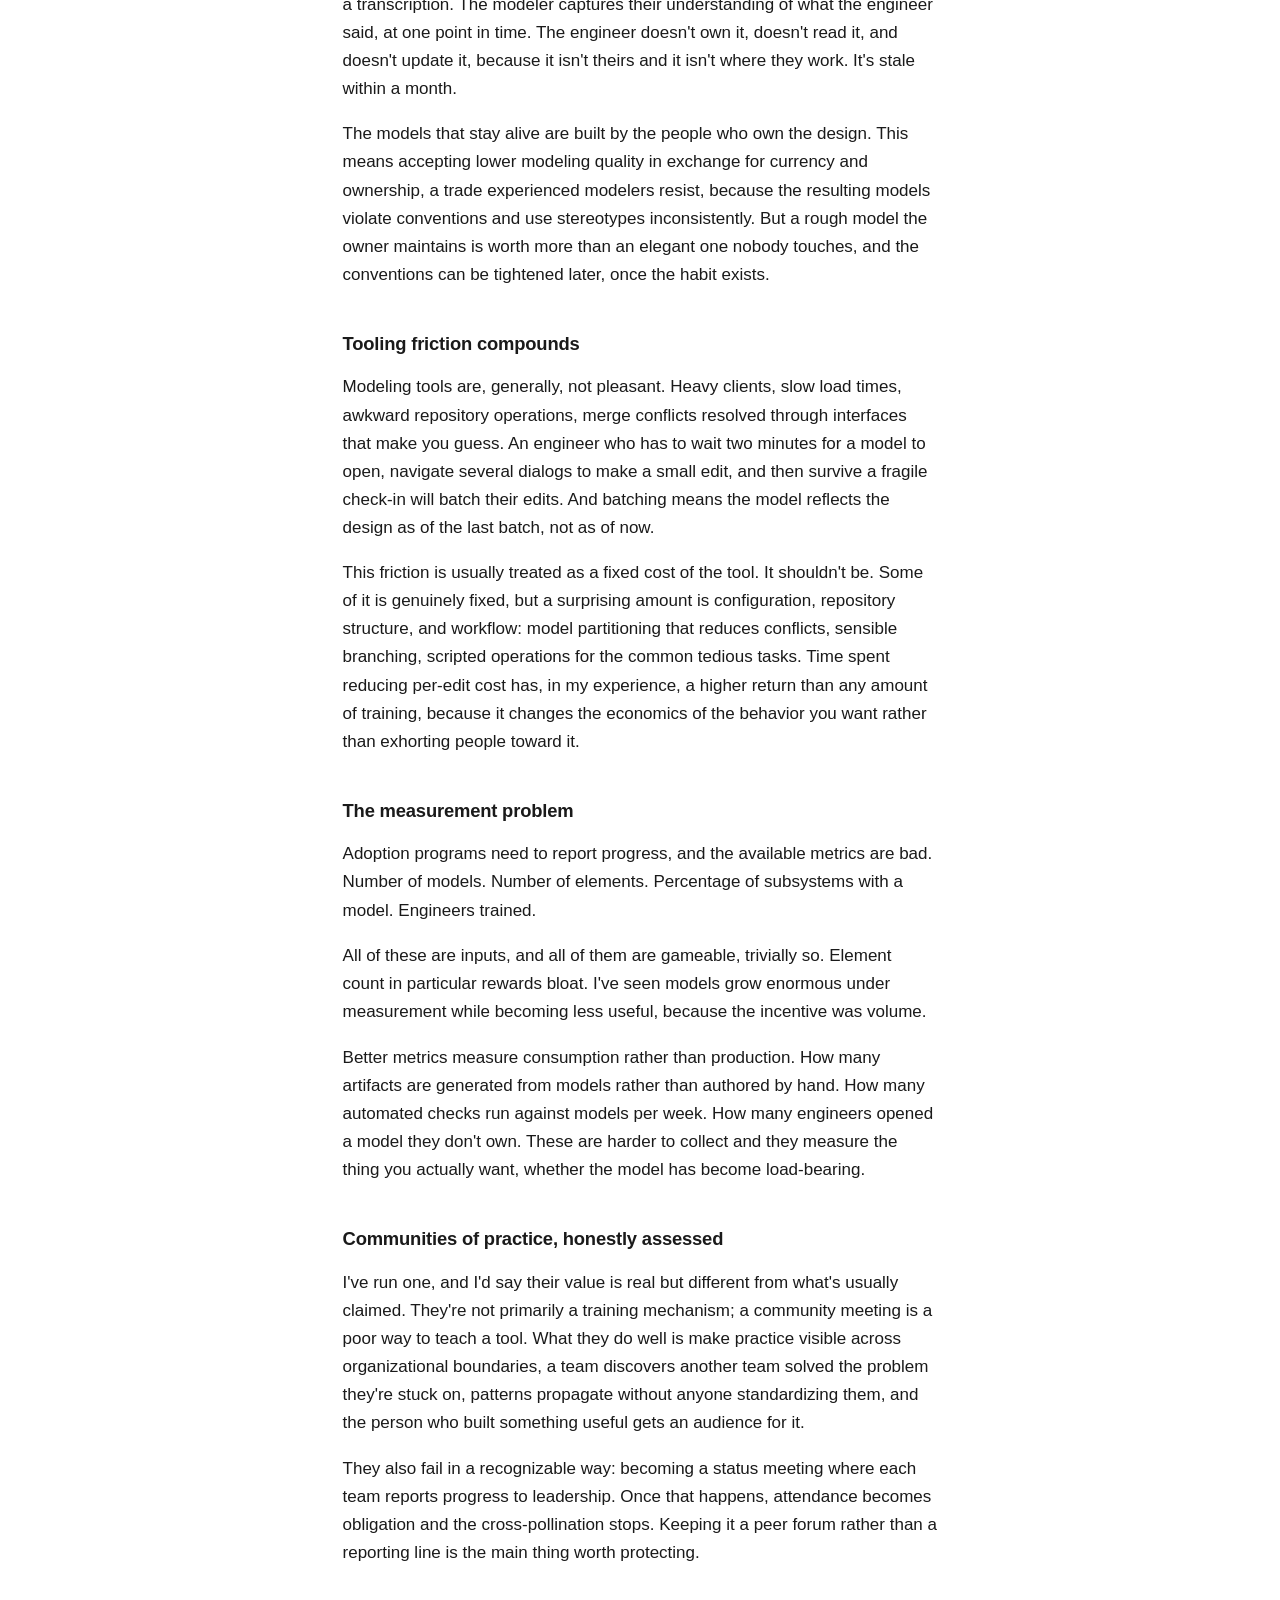
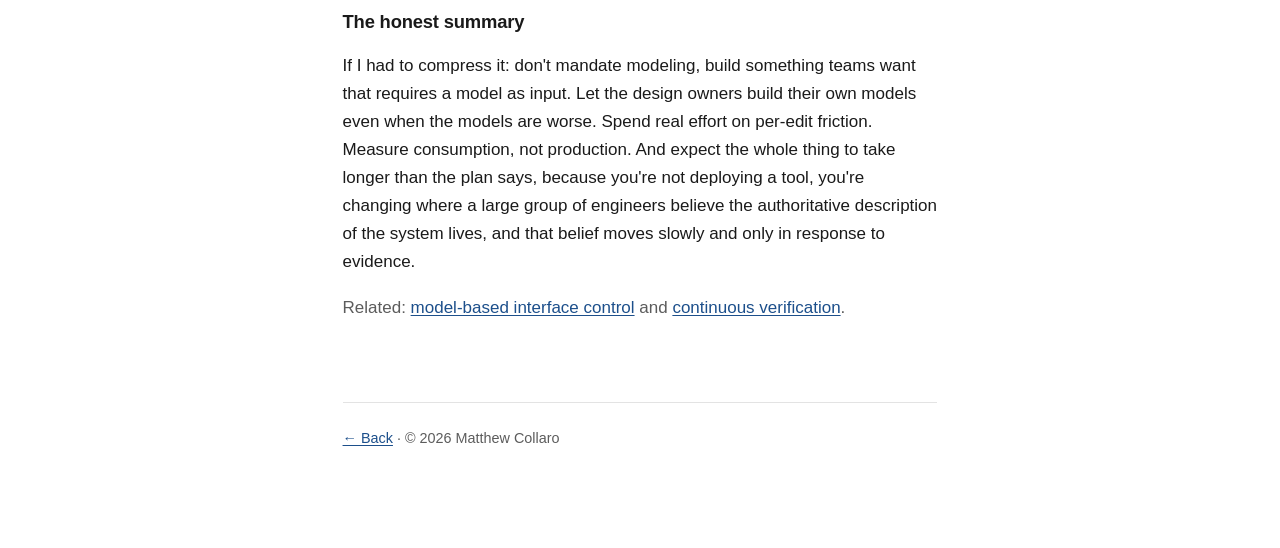
<file: articles/mbse-adoption.html>
<!DOCTYPE html>
<html lang="en">
<head>
<meta charset="utf-8" />
<meta name="viewport" content="width=device-width, initial-scale=1" />
<title>Why MBSE Adoption Stalls, Matthew Collaro</title>
<meta name="description" content="MBSE rollouts fail for organizational reasons, not technical ones. Matthew Collaro on what actually drives adoption across large engineering organizations." />
<meta name="robots" content="index,follow,max-image-preview:large" />
<link rel="canonical" href="https://radsilent.github.io/articles/mbse-adoption.html" />
<meta property="og:type" content="article" />
<meta property="og:title" content="Why MBSE Adoption Stalls" />
<meta property="og:description" content="MBSE rollouts fail for organizational reasons, not technical ones. What actually drives adoption across large engineering organizations." />
<meta property="og:url" content="https://radsilent.github.io/articles/mbse-adoption.html" />
<link rel="stylesheet" href="../style.css" />
<script type="application/ld+json">
{
  "@context": "https://schema.org",
  "@type": "Article",
  "headline": "Why MBSE Adoption Stalls",
  "description": "MBSE rollouts fail for organizational reasons, not technical ones. What actually drives adoption across large engineering organizations.",
  "author": {
    "@type": "Person",
    "@id": "https://radsilent.github.io/#matthew-collaro",
    "name": "Matthew Collaro",
    "url": "https://radsilent.github.io/"
  },
  "mainEntityOfPage": "https://radsilent.github.io/articles/mbse-adoption.html",
  "datePublished": "2026-07-24",
  "inLanguage": "en"
}
</script>
</head>
<body>

<header class="masthead">
  <p class="crumb"><a href="../">Matthew Collaro</a></p>
  <h1>Why MBSE Adoption Stalls</h1>
  <p class="tagline">The obstacles are almost never the ones in the rollout plan.</p>
</header>

<main>
<article>

<p>
  I've spent a good part of my career on MBSE adoption inside large engineering
  organizations: writing the governance, building the tooling, and running a community
  of practice for a group of engineers large enough that I could watch adoption succeed
  in some corners and quietly die in others. The pattern in the failures was consistent,
  and it had very little to do with modeling.
</p>

<h2>The mandate problem</h2>

<p>
  Most rollouts begin with a mandate. Leadership decides the organization will be
  model-based, a directive follows, and teams are told to model.
</p>

<p>
  What this produces is compliance, which resembles adoption from a distance and is a
  fundamentally different thing. A team under a mandate builds a model because it's
  required, sized to satisfy the requirement and no larger. The model is built once, near
  the milestone that demands it, and then abandoned, because nothing downstream depends
  on it. It is a deliverable, and after delivery it has no function.
</p>

<p>
  The tell is easy to check: ask when a model was last opened by someone who wasn't
  updating it for a review. On compliance-driven programs the answer is never. The model
  has no readers. And a model with no readers is pure cost, real effort producing an
  artifact that informs no decision.
</p>

<h2>Adoption follows dependency</h2>

<p>
  Where I've seen it stick, it stuck because something the team needed came out of the
  model and could not be gotten any other way.
</p>

<p>
  A generated interface document that's always current, so nobody maintains tables by
  hand. An automated consistency check that catches the class of defect that burned the
  team last program. A safety analysis that reads the architecture directly instead of
  requiring someone to transcribe it. In each case the team maintains the model because
  they consume something from it, and letting it go stale costs them personally and
  immediately.
</p>

<p>
  That's the actual mechanism: adoption follows dependency, not directive. Which reframes
  the rollout question from "how do we get teams to model" to "what can we generate from
  a model that teams currently produce painfully by hand." The second question has
  concrete answers and each one is a wedge.
</p>

<h2>The transcription trap</h2>

<p>
  A specific and very common failure: the model is built by someone other than the
  engineers who own the design.
</p>

<p>
  It happens for understandable reasons. Modeling tools have a learning curve, the
  organization has a few skilled modelers, and the efficient-looking move is to have them
  build the models by interviewing subsystem owners. The result is a transcription. The
  modeler captures their understanding of what the engineer said, at one point in time.
  The engineer doesn't own it, doesn't read it, and doesn't update it, because it isn't
  theirs and it isn't where they work. It's stale within a month.
</p>

<p>
  The models that stay alive are built by the people who own the design. This means
  accepting lower modeling quality in exchange for currency and ownership, a trade
  experienced modelers resist, because the resulting models violate conventions and use
  stereotypes inconsistently. But a rough model the owner maintains is worth more than an
  elegant one nobody touches, and the conventions can be tightened later, once the habit
  exists.
</p>

<h2>Tooling friction compounds</h2>

<p>
  Modeling tools are, generally, not pleasant. Heavy clients, slow load times, awkward
  repository operations, merge conflicts resolved through interfaces that make you guess.
  An engineer who has to wait two minutes for a model to open, navigate several dialogs
  to make a small edit, and then survive a fragile check-in will batch their edits. And
  batching means the model reflects the design as of the last batch, not as of now.
</p>

<p>
  This friction is usually treated as a fixed cost of the tool. It shouldn't be. Some of
  it is genuinely fixed, but a surprising amount is configuration, repository structure,
  and workflow: model partitioning that reduces conflicts, sensible branching, scripted
  operations for the common tedious tasks. Time spent reducing per-edit cost has, in my
  experience, a higher return than any amount of training, because it changes the
  economics of the behavior you want rather than exhorting people toward it.
</p>

<h2>The measurement problem</h2>

<p>
  Adoption programs need to report progress, and the available metrics are bad. Number of
  models. Number of elements. Percentage of subsystems with a model. Engineers trained.
</p>

<p>
  All of these are inputs, and all of them are gameable, trivially so. Element count in
  particular rewards bloat. I've seen models grow enormous under measurement while
  becoming less useful, because the incentive was volume.
</p>

<p>
  Better metrics measure consumption rather than production. How many artifacts are
  generated from models rather than authored by hand. How many automated checks run
  against models per week. How many engineers opened a model they don't own. These are
  harder to collect and they measure the thing you actually want, whether the model has
  become load-bearing.
</p>

<h2>Communities of practice, honestly assessed</h2>

<p>
  I've run one, and I'd say their value is real but different from what's usually claimed.
  They're not primarily a training mechanism; a community meeting is a poor way to teach
  a tool. What they do well is make practice visible across organizational boundaries, 
  a team discovers another team solved the problem they're stuck on, patterns propagate
  without anyone standardizing them, and the person who built something useful gets an
  audience for it.
</p>

<p>
  They also fail in a recognizable way: becoming a status meeting where each team reports
  progress to leadership. Once that happens, attendance becomes obligation and the
  cross-pollination stops. Keeping it a peer forum rather than a reporting line is the
  main thing worth protecting.
</p>

<h2>The honest summary</h2>

<p>
  If I had to compress it: don't mandate modeling, build something teams want that
  requires a model as input. Let the design owners build their own models even when the
  models are worse. Spend real effort on per-edit friction. Measure consumption, not
  production. And expect the whole thing to take longer than the plan says, because
  you're not deploying a tool, you're changing where a large group of engineers believe
  the authoritative description of the system lives, and that belief moves slowly and only
  in response to evidence.
</p>

<p class="muted">
  Related: <a href="model-based-interface-control.html">model-based interface control</a>
  and <a href="continuous-verification.html">continuous verification</a>.
</p>

</article>
</main>

<footer>
  <p><a href="../">&larr; Back</a> &middot; &copy; 2026 Matthew Collaro</p>
</footer>

</body>
</html>
</file>
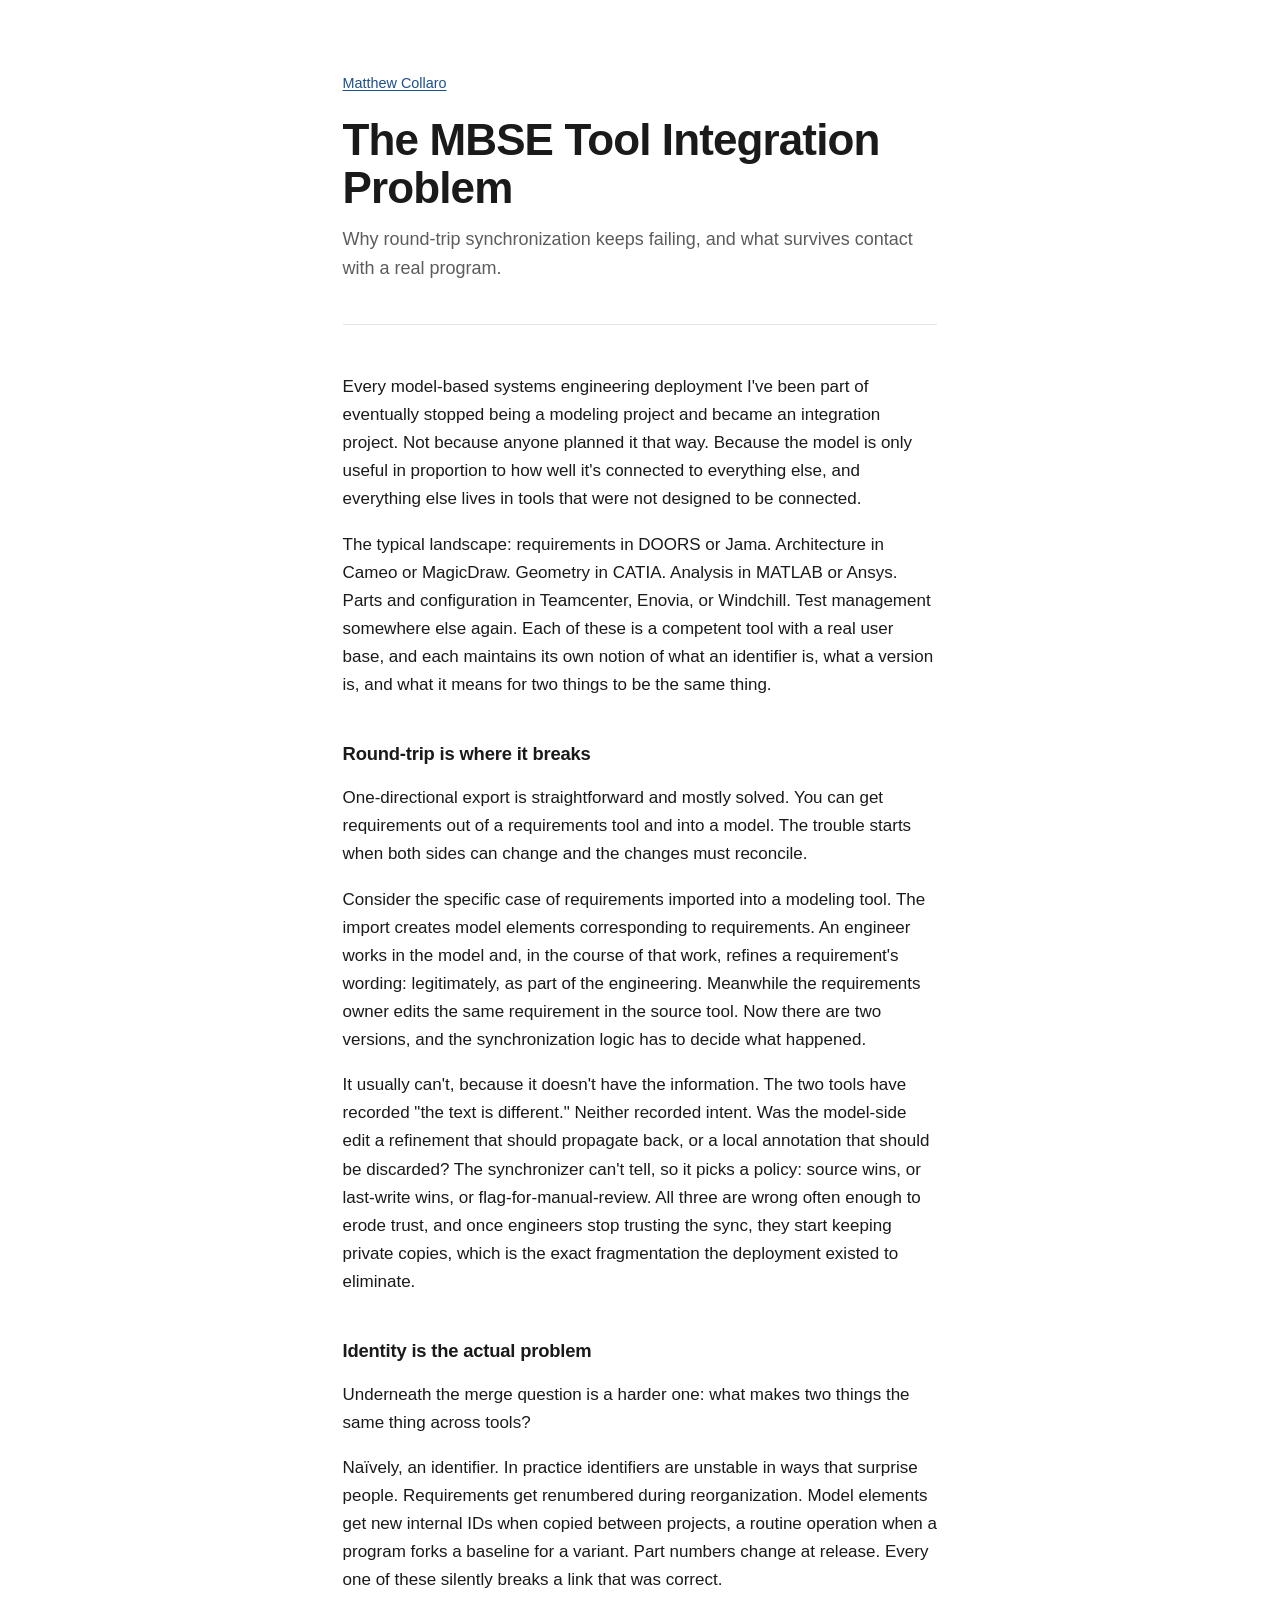
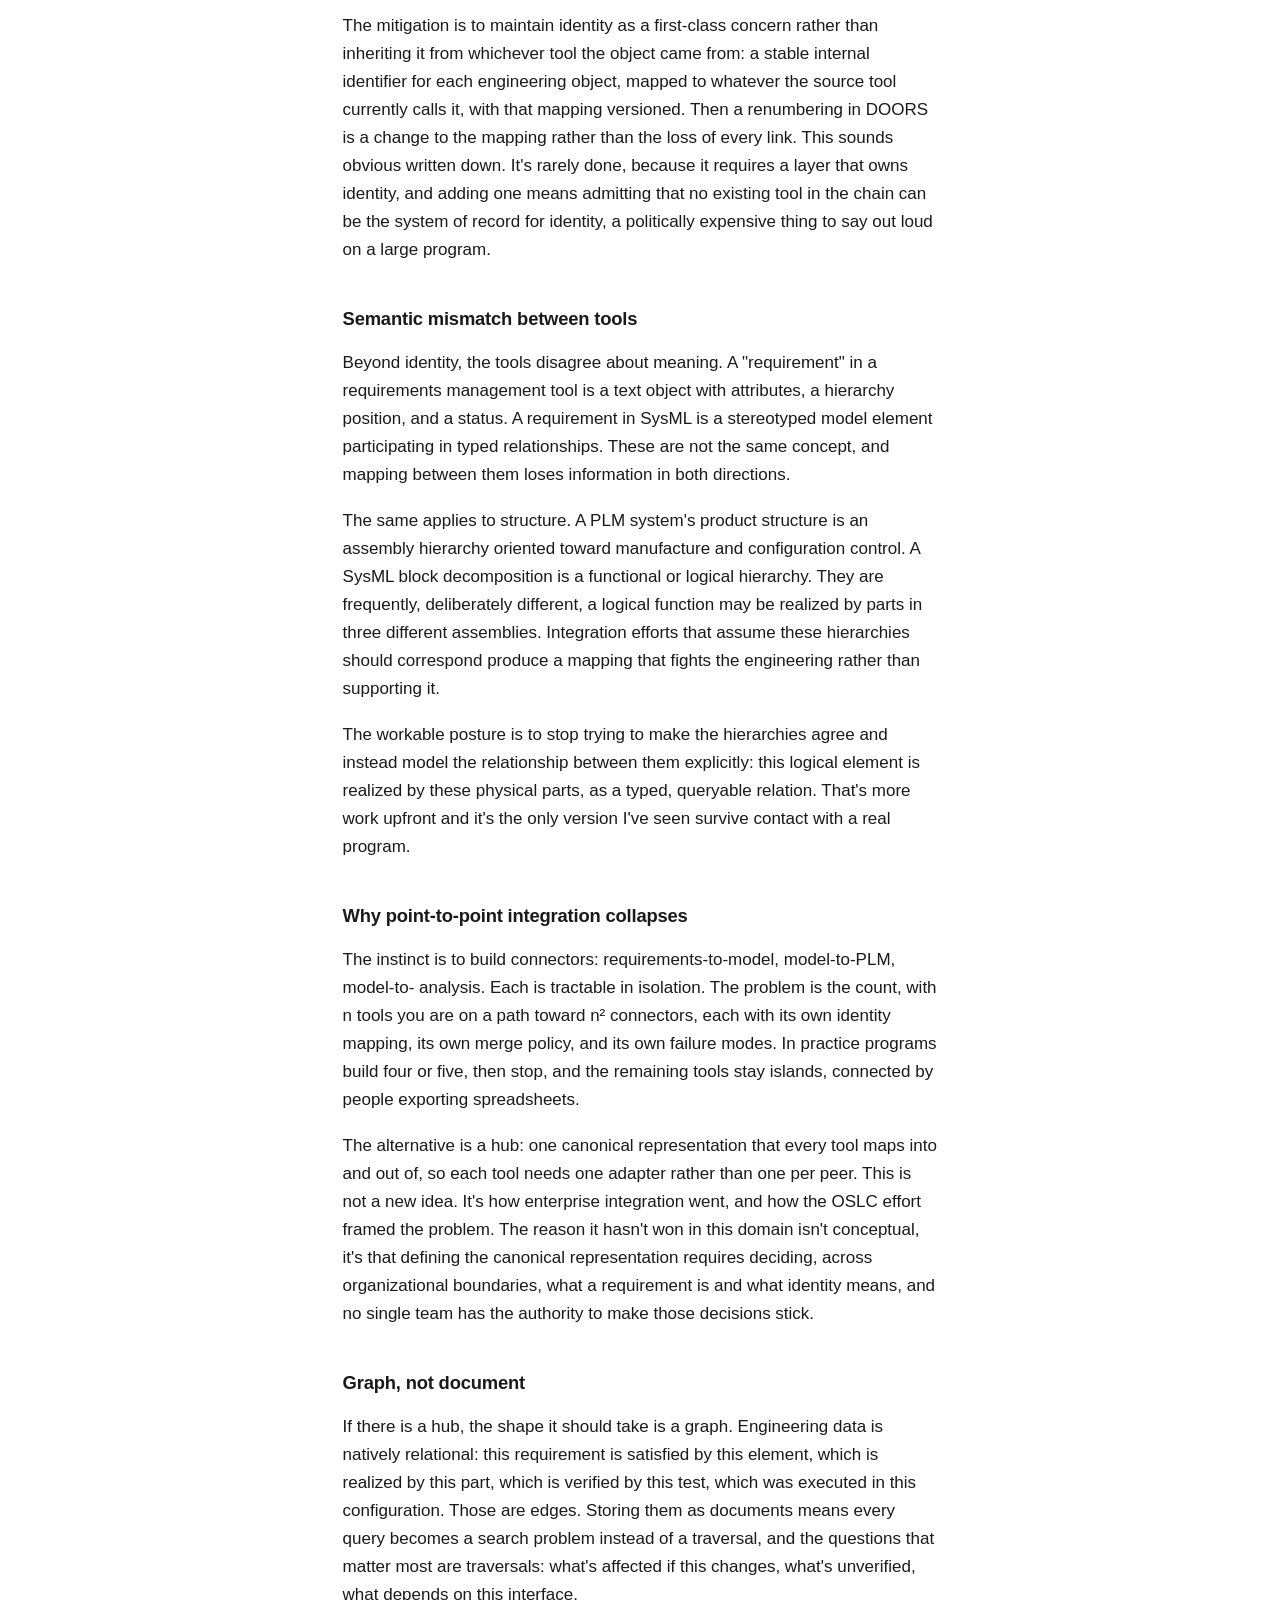
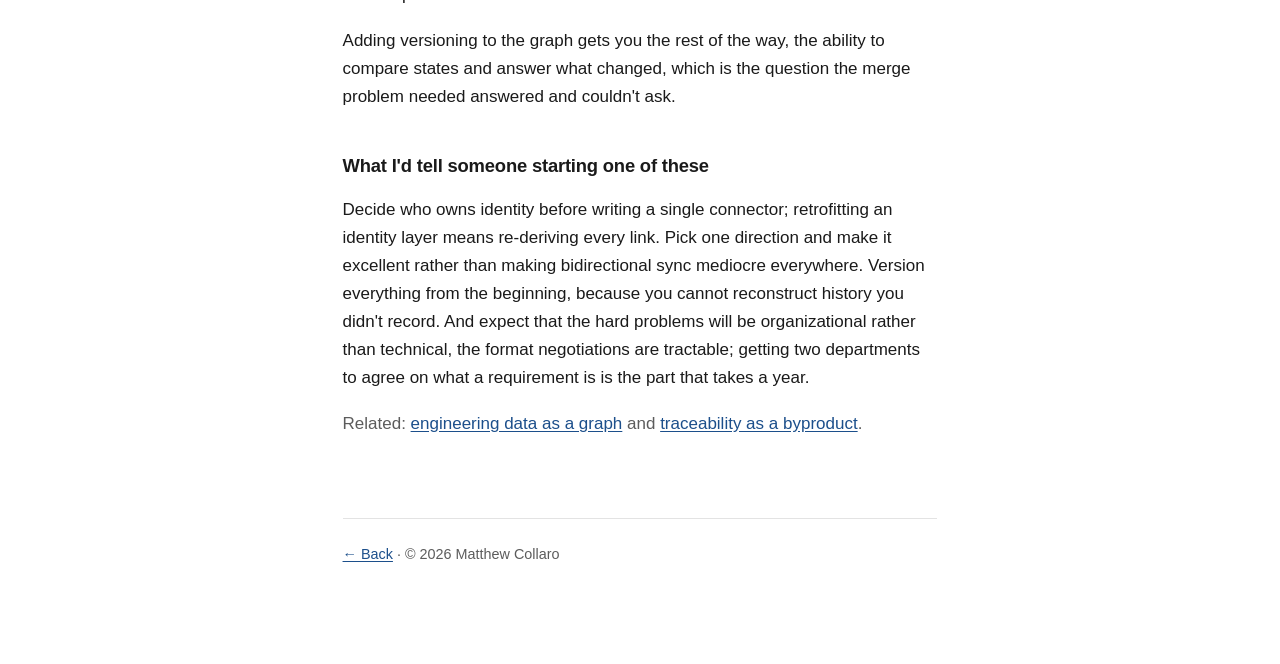
<file: articles/mbse-tool-integration.html>
<!DOCTYPE html>
<html lang="en">
<head>
<meta charset="utf-8" />
<meta name="viewport" content="width=device-width, initial-scale=1" />
<title>The MBSE Tool Integration Problem, Matthew Collaro</title>
<meta name="description" content="Every MBSE deployment eventually becomes an integration project. Matthew Collaro on why round-trip synchronization between requirements, model, and PLM tools keeps failing, and what actually holds up." />
<meta name="robots" content="index,follow,max-image-preview:large" />
<link rel="canonical" href="https://radsilent.github.io/articles/mbse-tool-integration.html" />
<meta property="og:type" content="article" />
<meta property="og:title" content="The MBSE Tool Integration Problem" />
<meta property="og:description" content="Why round-trip synchronization between requirements, model, and PLM tools keeps failing, and what actually holds up." />
<meta property="og:url" content="https://radsilent.github.io/articles/mbse-tool-integration.html" />
<link rel="stylesheet" href="../style.css" />
<script type="application/ld+json">
{
  "@context": "https://schema.org",
  "@type": "Article",
  "headline": "The MBSE Tool Integration Problem",
  "description": "Why round-trip synchronization between requirements, model, and PLM tools keeps failing, and what actually holds up.",
  "author": {
    "@type": "Person",
    "@id": "https://radsilent.github.io/#matthew-collaro",
    "name": "Matthew Collaro",
    "url": "https://radsilent.github.io/"
  },
  "mainEntityOfPage": "https://radsilent.github.io/articles/mbse-tool-integration.html",
  "datePublished": "2026-07-24",
  "inLanguage": "en"
}
</script>
</head>
<body>

<header class="masthead">
  <p class="crumb"><a href="../">Matthew Collaro</a></p>
  <h1>The MBSE Tool Integration Problem</h1>
  <p class="tagline">Why round-trip synchronization keeps failing, and what survives contact with a real program.</p>
</header>

<main>
<article>

<p>
  Every model-based systems engineering deployment I've been part of eventually stopped
  being a modeling project and became an integration project. Not because anyone planned
  it that way. Because the model is only useful in proportion to how well it's connected
  to everything else, and everything else lives in tools that were not designed to be
  connected.
</p>

<p>
  The typical landscape: requirements in DOORS or Jama. Architecture in Cameo or
  MagicDraw. Geometry in CATIA. Analysis in MATLAB or Ansys. Parts and configuration in
  Teamcenter, Enovia, or Windchill. Test management somewhere else again. Each of these
  is a competent tool with a real user base, and each maintains its own notion of what an
  identifier is, what a version is, and what it means for two things to be the same
  thing.
</p>

<h2>Round-trip is where it breaks</h2>

<p>
  One-directional export is straightforward and mostly solved. You can get requirements
  out of a requirements tool and into a model. The trouble starts when both sides can
  change and the changes must reconcile.
</p>

<p>
  Consider the specific case of requirements imported into a modeling tool. The import
  creates model elements corresponding to requirements. An engineer works in the model
  and, in the course of that work, refines a requirement's wording: legitimately, as
  part of the engineering. Meanwhile the requirements owner edits the same requirement in
  the source tool. Now there are two versions, and the synchronization logic has to
  decide what happened.
</p>

<p>
  It usually can't, because it doesn't have the information. The two tools have recorded
  "the text is different." Neither recorded intent. Was the model-side edit a refinement
  that should propagate back, or a local annotation that should be discarded? The
  synchronizer can't tell, so it picks a policy: source wins, or last-write wins, or
  flag-for-manual-review. All three are wrong often enough to erode trust, and once
  engineers stop trusting the sync, they start keeping private copies, which is the exact
  fragmentation the deployment existed to eliminate.
</p>

<h2>Identity is the actual problem</h2>

<p>
  Underneath the merge question is a harder one: what makes two things the same thing
  across tools?
</p>

<p>
  Naïvely, an identifier. In practice identifiers are unstable in ways that surprise
  people. Requirements get renumbered during reorganization. Model elements get new
  internal IDs when copied between projects, a routine operation when a program forks a
  baseline for a variant. Part numbers change at release. Every one of these silently
  breaks a link that was correct.
</p>

<p>
  The mitigation is to maintain identity as a first-class concern rather than inheriting
  it from whichever tool the object came from: a stable internal identifier for each
  engineering object, mapped to whatever the source tool currently calls it, with that
  mapping versioned. Then a renumbering in DOORS is a change to the mapping rather than
  the loss of every link. This sounds obvious written down. It's rarely done, because it
  requires a layer that owns identity, and adding one means admitting that no existing
  tool in the chain can be the system of record for identity, a politically expensive
  thing to say out loud on a large program.
</p>

<h2>Semantic mismatch between tools</h2>

<p>
  Beyond identity, the tools disagree about meaning. A "requirement" in a requirements
  management tool is a text object with attributes, a hierarchy position, and a status. A
  requirement in SysML is a stereotyped model element participating in typed
  relationships. These are not the same concept, and mapping between them loses
  information in both directions.
</p>

<p>
  The same applies to structure. A PLM system's product structure is an assembly
  hierarchy oriented toward manufacture and configuration control. A SysML block
  decomposition is a functional or logical hierarchy. They are frequently, deliberately
  different, a logical function may be realized by parts in three different assemblies.
  Integration efforts that assume these hierarchies should correspond produce a mapping
  that fights the engineering rather than supporting it.
</p>

<p>
  The workable posture is to stop trying to make the hierarchies agree and instead model
  the relationship between them explicitly: this logical element is realized by these
  physical parts, as a typed, queryable relation. That's more work upfront and it's the
  only version I've seen survive contact with a real program.
</p>

<h2>Why point-to-point integration collapses</h2>

<p>
  The instinct is to build connectors: requirements-to-model, model-to-PLM, model-to-
  analysis. Each is tractable in isolation. The problem is the count, with n tools you
  are on a path toward n² connectors, each with its own identity mapping, its own merge
  policy, and its own failure modes. In practice programs build four or five, then stop,
  and the remaining tools stay islands, connected by people exporting spreadsheets.
</p>

<p>
  The alternative is a hub: one canonical representation that every tool maps into and
  out of, so each tool needs one adapter rather than one per peer. This is not a new
  idea. It's how enterprise integration went, and how the OSLC effort framed the problem.
  The reason it hasn't won in this domain isn't conceptual, it's that defining the
  canonical representation requires deciding, across organizational boundaries, what a
  requirement is and what identity means, and no single team has the authority to make
  those decisions stick.
</p>

<h2>Graph, not document</h2>

<p>
  If there is a hub, the shape it should take is a graph. Engineering data is natively
  relational: this requirement is satisfied by this element, which is realized by this
  part, which is verified by this test, which was executed in this configuration. Those
  are edges. Storing them as documents means every query becomes a search problem instead
  of a traversal, and the questions that matter most are traversals: what's affected if
  this changes, what's unverified, what depends on this interface.
</p>

<p>
  Adding versioning to the graph gets you the rest of the way, the ability to compare
  states and answer what changed, which is the question the merge problem needed answered
  and couldn't ask.
</p>

<h2>What I'd tell someone starting one of these</h2>

<p>
  Decide who owns identity before writing a single connector; retrofitting an identity
  layer means re-deriving every link. Pick one direction and make it excellent rather
  than making bidirectional sync mediocre everywhere. Version everything from the
  beginning, because you cannot reconstruct history you didn't record. And expect that
  the hard problems will be organizational rather than technical, the format
  negotiations are tractable; getting two departments to agree on what a requirement is
  is the part that takes a year.
</p>

<p class="muted">
  Related: <a href="engineering-knowledge-graphs.html">engineering data as a graph</a>
  and <a href="traceability-as-a-byproduct.html">traceability as a byproduct</a>.
</p>

</article>
</main>

<footer>
  <p><a href="../">&larr; Back</a> &middot; &copy; 2026 Matthew Collaro</p>
</footer>

</body>
</html>
</file>
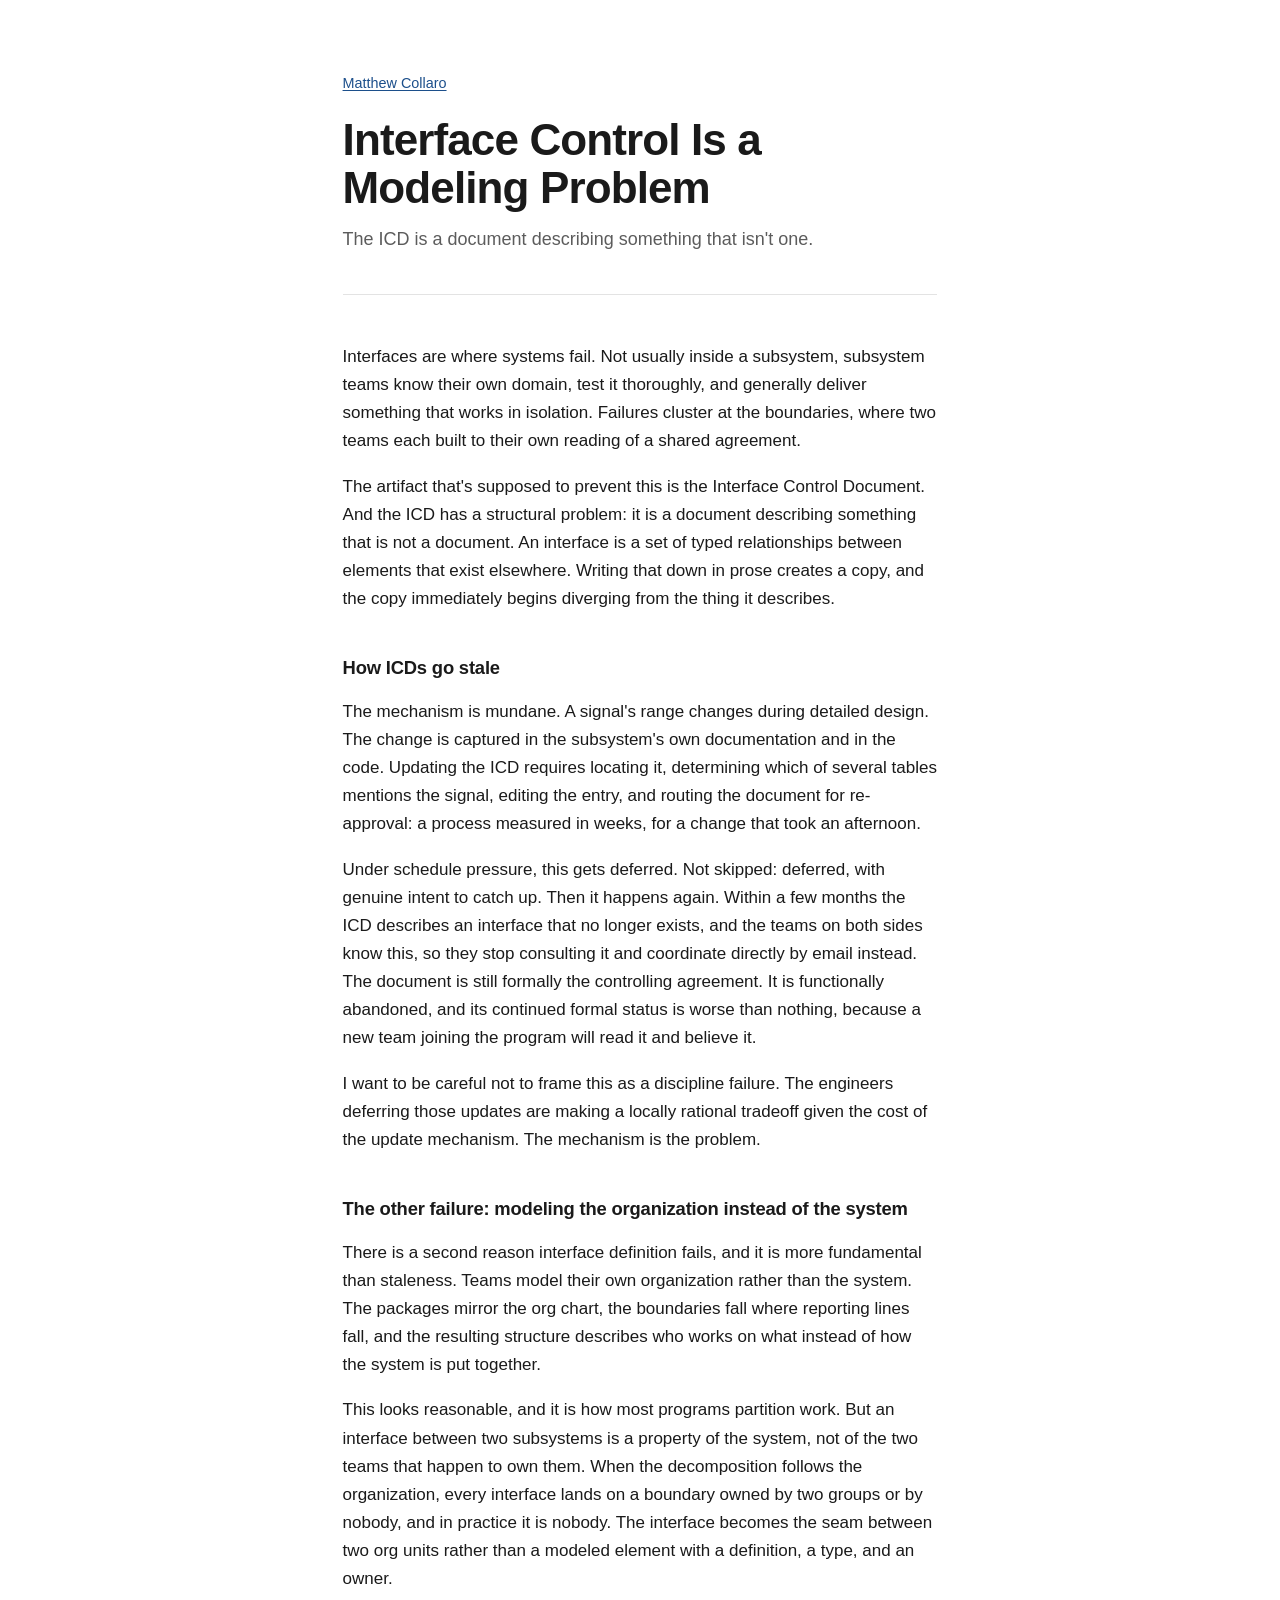
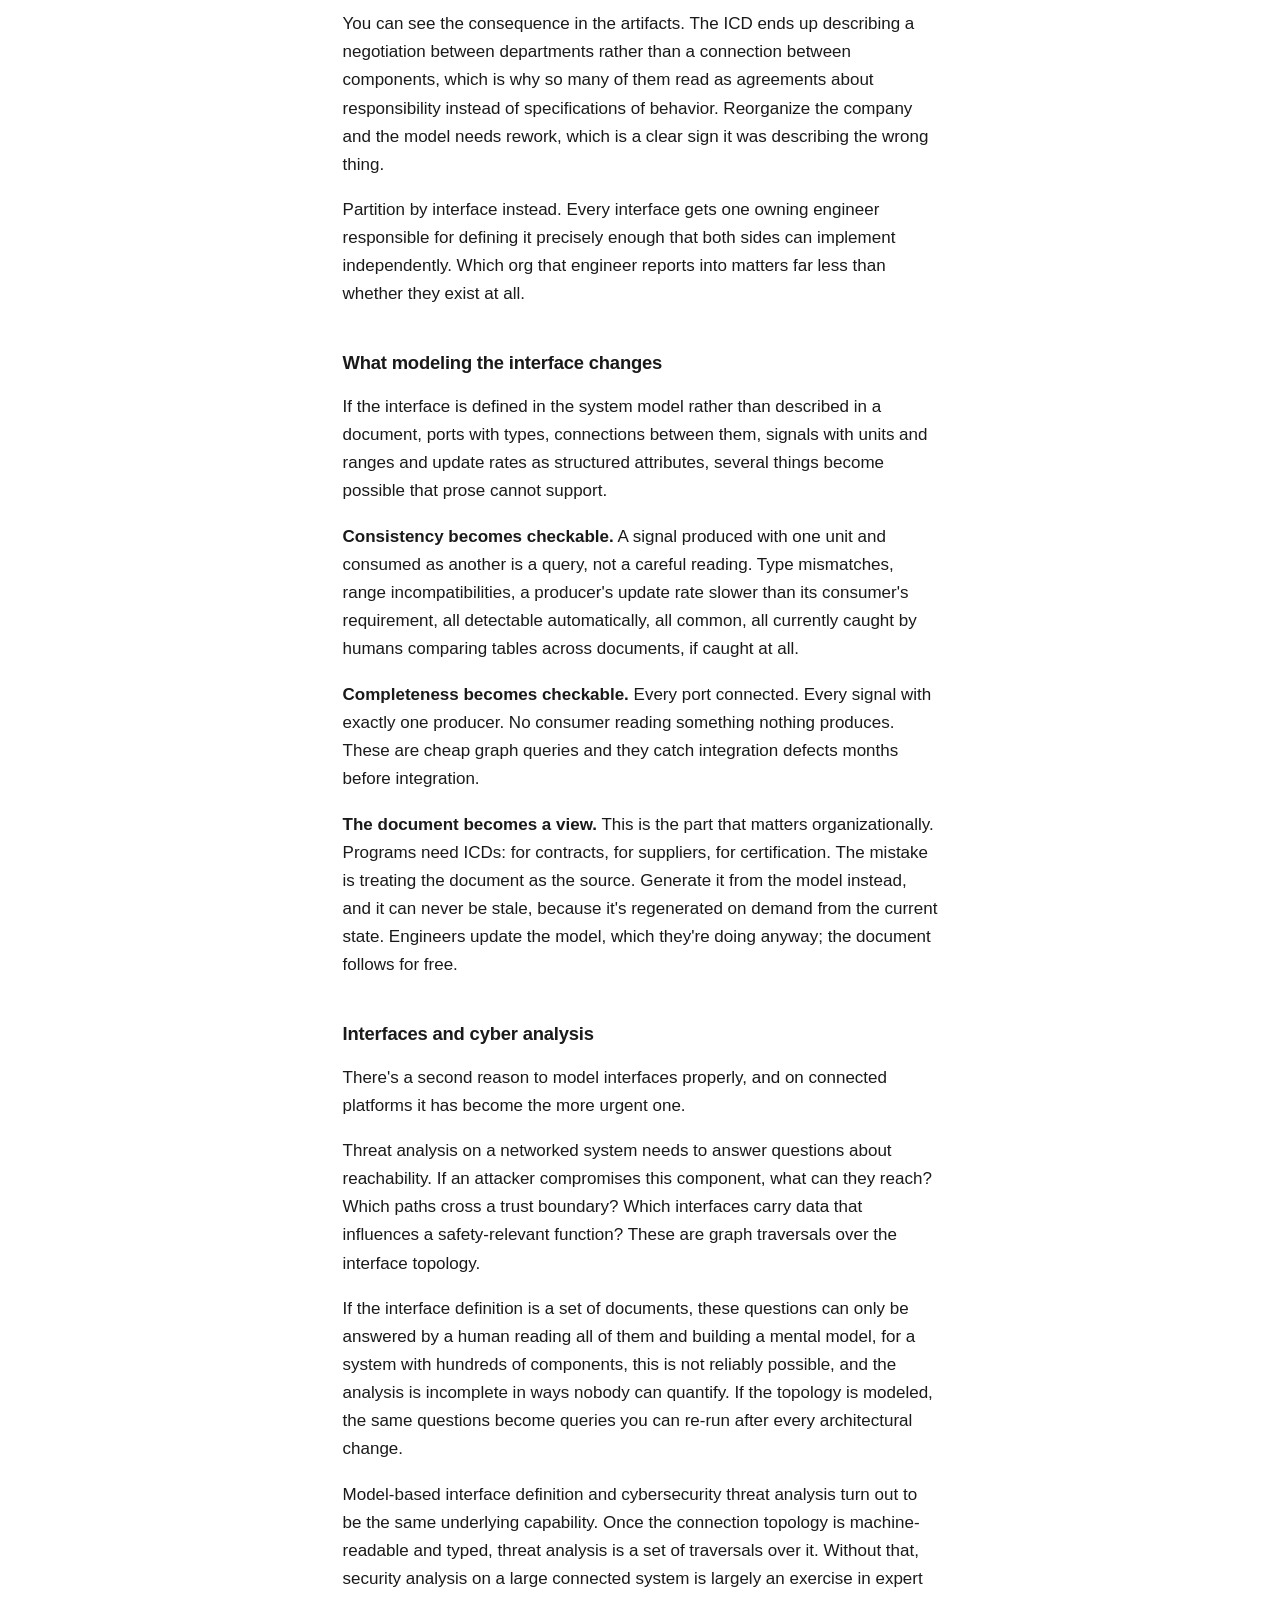
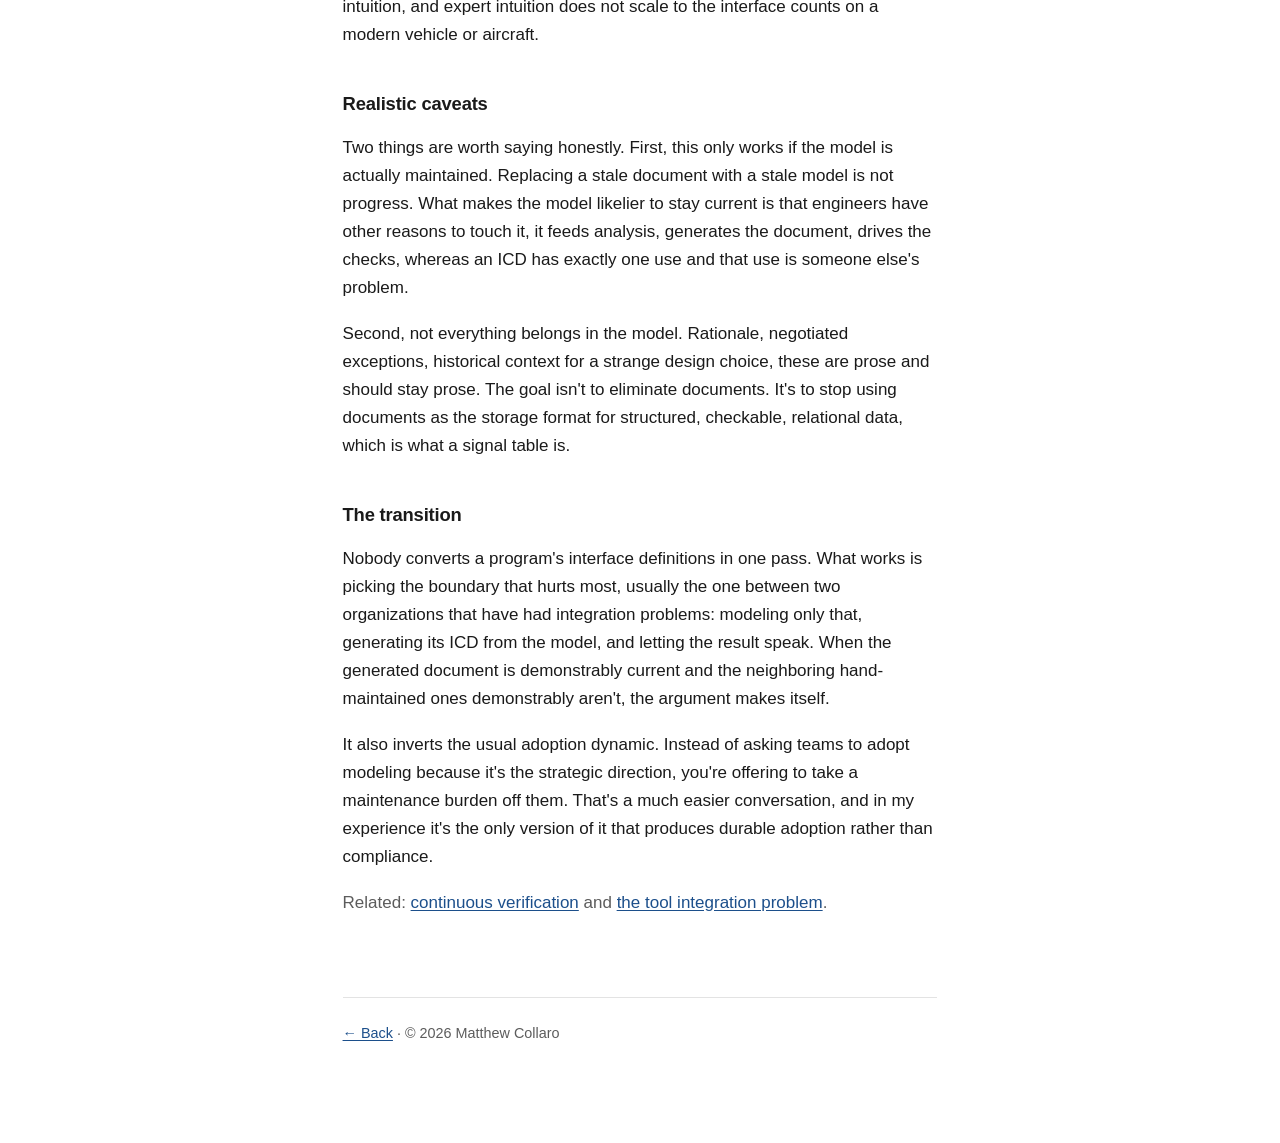
<file: articles/model-based-interface-control.html>
<!DOCTYPE html>
<html lang="en">
<head>
<meta charset="utf-8" />
<meta name="viewport" content="width=device-width, initial-scale=1" />
<title>Interface Control Is a Modeling Problem, Matthew Collaro</title>
<meta name="description" content="Interface Control Documents describe interfaces in prose and go stale immediately. Matthew Collaro on model-based interface definition and what it enables for integration and cyber analysis." />
<meta name="robots" content="index,follow,max-image-preview:large" />
<link rel="canonical" href="https://radsilent.github.io/articles/model-based-interface-control.html" />
<meta property="og:type" content="article" />
<meta property="og:title" content="Interface Control Is a Modeling Problem" />
<meta property="og:description" content="Why Interface Control Documents go stale, and what model-based interface definition enables for integration and cyber analysis." />
<meta property="og:url" content="https://radsilent.github.io/articles/model-based-interface-control.html" />
<link rel="stylesheet" href="../style.css" />
<script type="application/ld+json">
{
  "@context": "https://schema.org",
  "@type": "Article",
  "headline": "Interface Control Is a Modeling Problem",
  "description": "Why Interface Control Documents go stale, and what model-based interface definition enables for integration and cyber analysis.",
  "author": {
    "@type": "Person",
    "@id": "https://radsilent.github.io/#matthew-collaro",
    "name": "Matthew Collaro",
    "url": "https://radsilent.github.io/"
  },
  "mainEntityOfPage": "https://radsilent.github.io/articles/model-based-interface-control.html",
  "datePublished": "2026-07-24",
  "inLanguage": "en"
}
</script>
</head>
<body>

<header class="masthead">
  <p class="crumb"><a href="../">Matthew Collaro</a></p>
  <h1>Interface Control Is a Modeling Problem</h1>
  <p class="tagline">The ICD is a document describing something that isn't one.</p>
</header>

<main>
<article>

<p>
  Interfaces are where systems fail. Not usually inside a subsystem, subsystem teams
  know their own domain, test it thoroughly, and generally deliver something that works
  in isolation. Failures cluster at the boundaries, where two teams each built to their
  own reading of a shared agreement.
</p>

<p>
  The artifact that's supposed to prevent this is the Interface Control Document. And the
  ICD has a structural problem: it is a document describing something that is not a
  document. An interface is a set of typed relationships between elements that exist
  elsewhere. Writing that down in prose creates a copy, and the copy immediately begins
  diverging from the thing it describes.
</p>

<h2>How ICDs go stale</h2>

<p>
  The mechanism is mundane. A signal's range changes during detailed design. The change
  is captured in the subsystem's own documentation and in the code. Updating the ICD
  requires locating it, determining which of several tables mentions the signal, editing
  the entry, and routing the document for re-approval: a process measured in weeks, for
  a change that took an afternoon.
</p>

<p>
  Under schedule pressure, this gets deferred. Not skipped: deferred, with genuine
  intent to catch up. Then it happens again. Within a few months the ICD describes an
  interface that no longer exists, and the teams on both sides know this, so they stop
  consulting it and coordinate directly by email instead. The document is still formally
  the controlling agreement. It is functionally abandoned, and its continued formal
  status is worse than nothing, because a new team joining the program will read it and
  believe it.
</p>

<p>
  I want to be careful not to frame this as a discipline failure. The engineers deferring
  those updates are making a locally rational tradeoff given the cost of the update
  mechanism. The mechanism is the problem.
</p>

<h2>The other failure: modeling the organization instead of the system</h2>

<p>
  There is a second reason interface definition fails, and it is more fundamental than
  staleness. Teams model their own organization rather than the system. The packages
  mirror the org chart, the boundaries fall where reporting lines fall, and the resulting
  structure describes who works on what instead of how the system is put together.
</p>

<p>
  This looks reasonable, and it is how most programs partition work. But an interface
  between two subsystems is a property of the system, not of the two teams that happen to
  own them. When the decomposition follows the organization, every interface lands on a
  boundary owned by two groups or by nobody, and in practice it is nobody. The interface
  becomes the seam between two org units rather than a modeled element with a definition,
  a type, and an owner.
</p>

<p>
  You can see the consequence in the artifacts. The ICD ends up describing a negotiation
  between departments rather than a connection between components, which is why so many
  of them read as agreements about responsibility instead of specifications of behavior.
  Reorganize the company and the model needs rework, which is a clear sign it was
  describing the wrong thing.
</p>

<p>
  Partition by interface instead. Every interface gets one owning engineer responsible for
  defining it precisely enough that both sides can implement independently. Which org that
  engineer reports into matters far less than whether they exist at all.
</p>

<h2>What modeling the interface changes</h2>

<p>
  If the interface is defined in the system model rather than described in a document, 
  ports with types, connections between them, signals with units and ranges and update
  rates as structured attributes, several things become possible that prose cannot
  support.
</p>

<p>
  <strong>Consistency becomes checkable.</strong> A signal produced with one unit and
  consumed as another is a query, not a careful reading. Type mismatches, range
  incompatibilities, a producer's update rate slower than its consumer's requirement, 
  all detectable automatically, all common, all currently caught by humans comparing
  tables across documents, if caught at all.
</p>

<p>
  <strong>Completeness becomes checkable.</strong> Every port connected. Every signal with
  exactly one producer. No consumer reading something nothing produces. These are cheap
  graph queries and they catch integration defects months before integration.
</p>

<p>
  <strong>The document becomes a view.</strong> This is the part that matters
  organizationally. Programs need ICDs: for contracts, for suppliers, for
  certification. The mistake is treating the document as the source. Generate it from the
  model instead, and it can never be stale, because it's regenerated on demand from the
  current state. Engineers update the model, which they're doing anyway; the document
  follows for free.
</p>

<h2>Interfaces and cyber analysis</h2>

<p>
  There's a second reason to model interfaces properly, and on connected platforms it has
  become the more urgent one.
</p>

<p>
  Threat analysis on a networked system needs to answer questions about reachability. If
  an attacker compromises this component, what can they reach? Which paths cross a trust
  boundary? Which interfaces carry data that influences a safety-relevant function? These
  are graph traversals over the interface topology.
</p>

<p>
  If the interface definition is a set of documents, these questions can only be answered
  by a human reading all of them and building a mental model, for a system with hundreds
  of components, this is not reliably possible, and the analysis is incomplete in ways
  nobody can quantify. If the topology is modeled, the same questions become queries you
  can re-run after every architectural change.
</p>

<p>
  Model-based interface definition and cybersecurity threat analysis turn out to be the
  same underlying capability. Once the connection topology is machine-readable and
  typed, threat analysis is a set of traversals over it. Without that, security analysis
  on a large connected system is largely an exercise in expert intuition, and expert
  intuition does not scale to the interface counts on a modern vehicle or aircraft.
</p>

<h2>Realistic caveats</h2>

<p>
  Two things are worth saying honestly. First, this only works if the model is actually
  maintained. Replacing a stale document with a stale model is not progress. What makes
  the model likelier to stay current is that engineers have other reasons to touch it, 
  it feeds analysis, generates the document, drives the checks, whereas an ICD has
  exactly one use and that use is someone else's problem.
</p>

<p>
  Second, not everything belongs in the model. Rationale, negotiated exceptions,
  historical context for a strange design choice, these are prose and should stay prose.
  The goal isn't to eliminate documents. It's to stop using documents as the storage
  format for structured, checkable, relational data, which is what a signal table is.
</p>

<h2>The transition</h2>

<p>
  Nobody converts a program's interface definitions in one pass. What works is picking
  the boundary that hurts most, usually the one between two organizations that have had
  integration problems: modeling only that, generating its ICD from the model, and
  letting the result speak. When the generated document is demonstrably current and the
  neighboring hand-maintained ones demonstrably aren't, the argument makes itself.
</p>

<p>
  It also inverts the usual adoption dynamic. Instead of asking teams to adopt modeling
  because it's the strategic direction, you're offering to take a maintenance burden off
  them. That's a much easier conversation, and in my experience it's the only version of
  it that produces durable adoption rather than compliance.
</p>

<p class="muted">
  Related: <a href="continuous-verification.html">continuous verification</a> and
  <a href="mbse-tool-integration.html">the tool integration problem</a>.
</p>

</article>
</main>

<footer>
  <p><a href="../">&larr; Back</a> &middot; &copy; 2026 Matthew Collaro</p>
</footer>

</body>
</html>
</file>
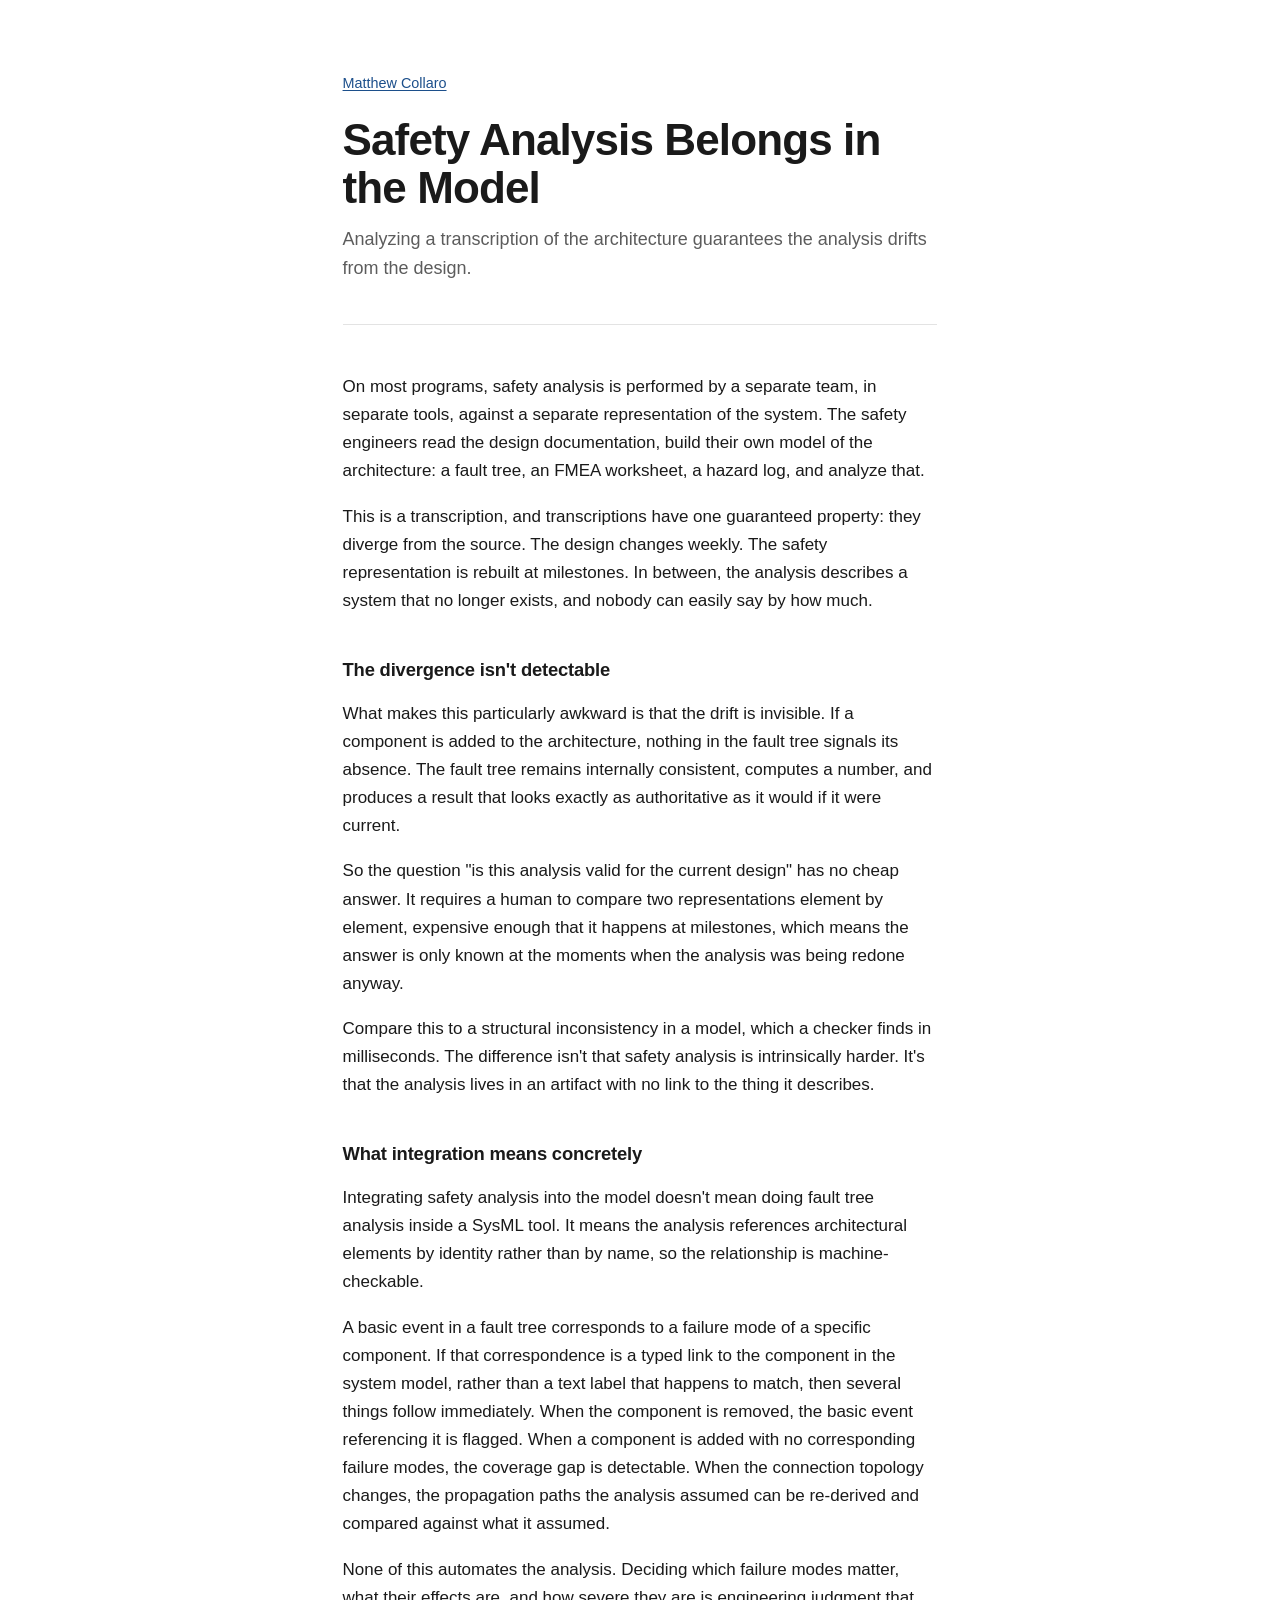
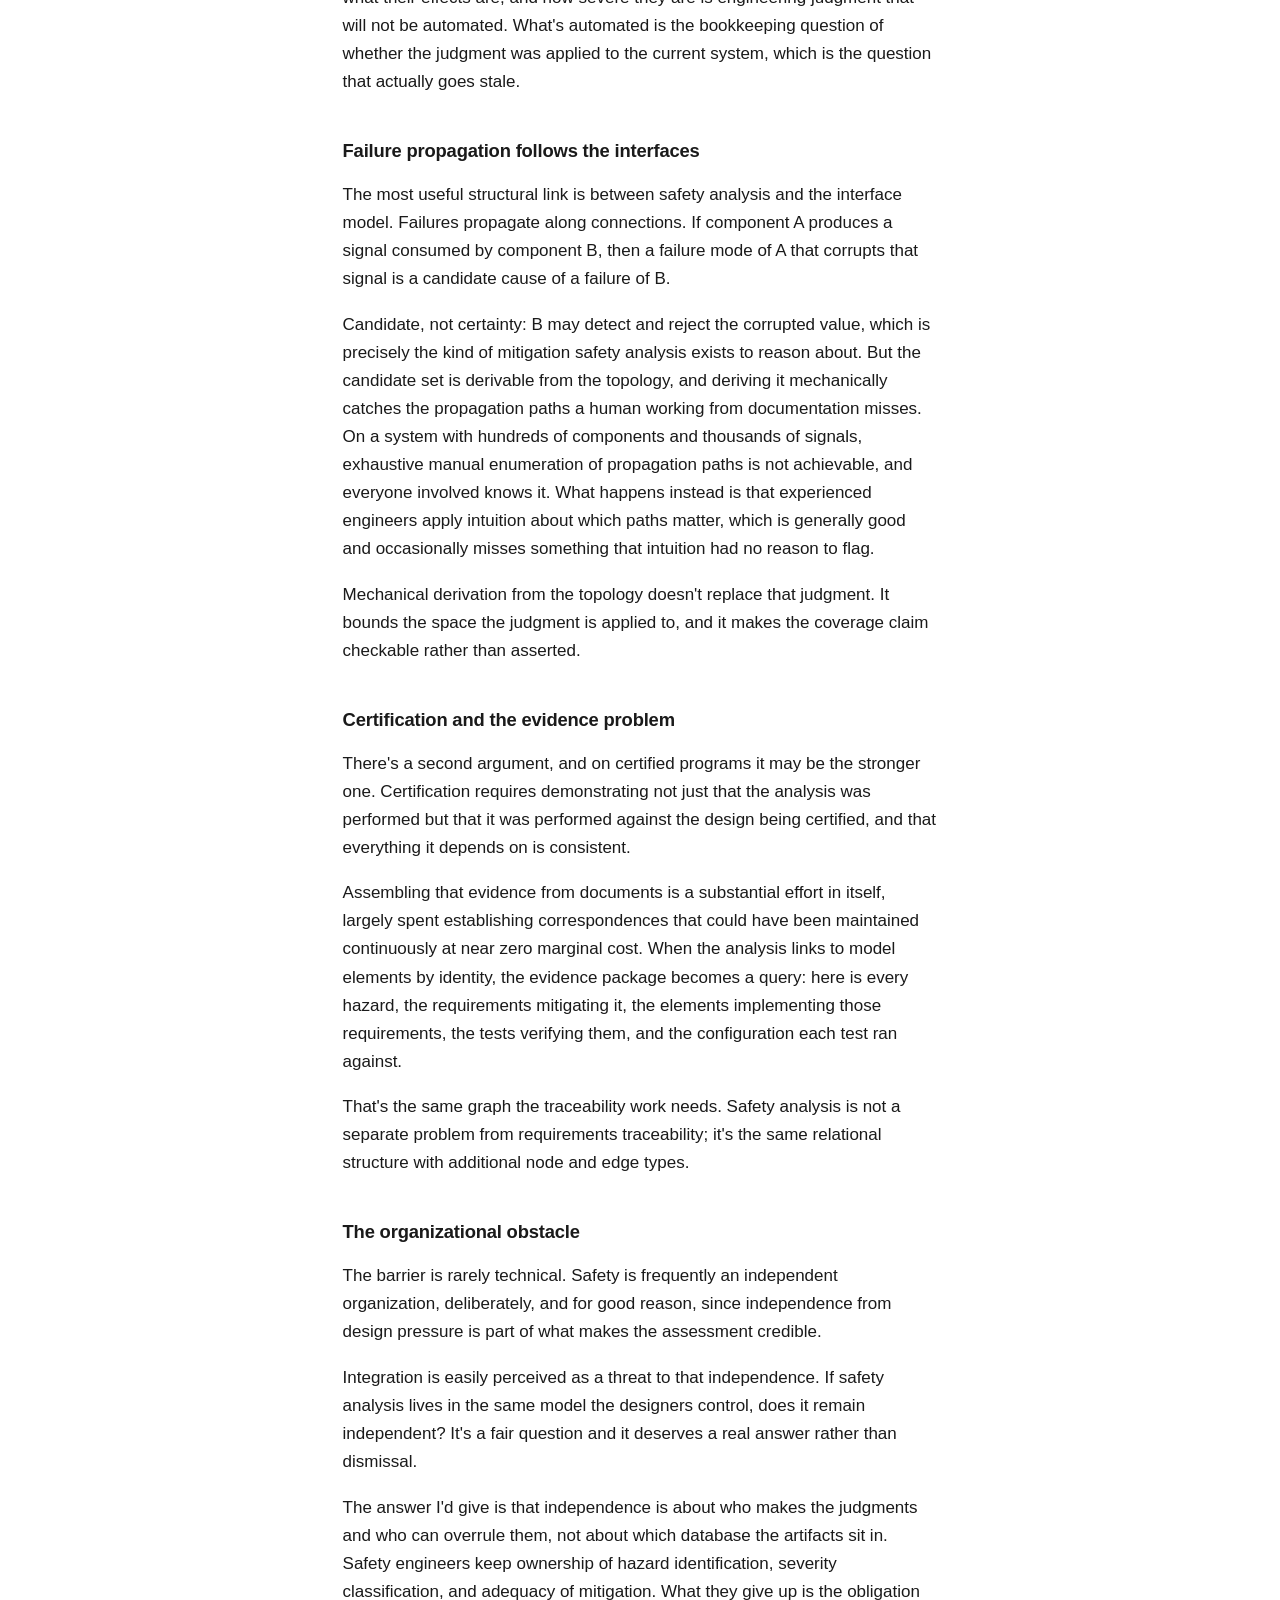
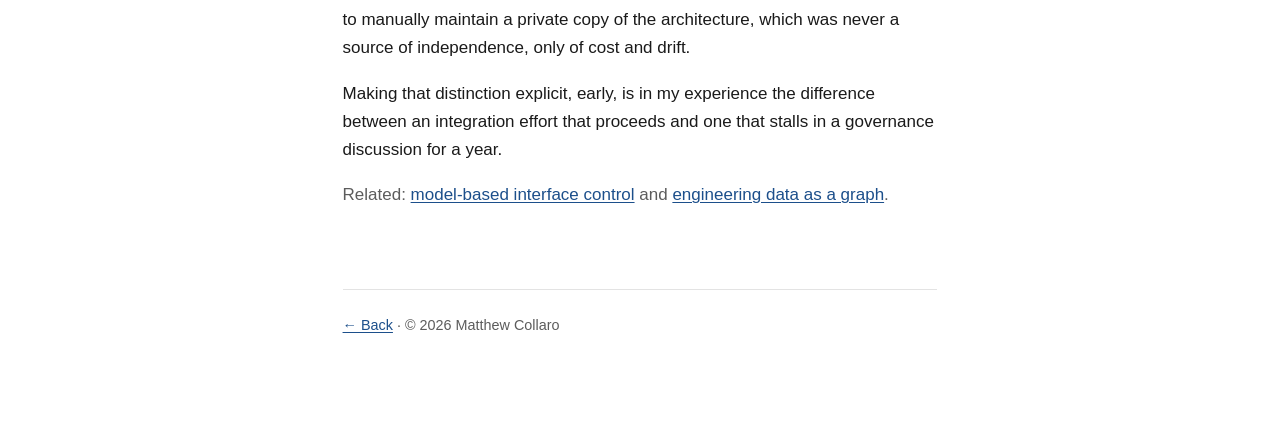
<file: articles/model-based-safety-analysis.html>
<!DOCTYPE html>
<html lang="en">
<head>
<meta charset="utf-8" />
<meta name="viewport" content="width=device-width, initial-scale=1" />
<title>Safety Analysis Belongs in the Model, Matthew Collaro</title>
<meta name="description" content="Hazard analysis is usually performed against a transcription of the architecture, in a separate tool, by a separate team. Matthew Collaro on integrating safety analysis into the system model." />
<meta name="robots" content="index,follow,max-image-preview:large" />
<link rel="canonical" href="https://radsilent.github.io/articles/model-based-safety-analysis.html" />
<meta property="og:type" content="article" />
<meta property="og:title" content="Safety Analysis Belongs in the Model" />
<meta property="og:description" content="Why hazard analysis performed against a transcription of the architecture drifts, and what integration changes." />
<meta property="og:url" content="https://radsilent.github.io/articles/model-based-safety-analysis.html" />
<link rel="stylesheet" href="../style.css" />
<script type="application/ld+json">
{
  "@context": "https://schema.org",
  "@type": "Article",
  "headline": "Safety Analysis Belongs in the Model",
  "description": "Why hazard analysis performed against a transcription of the architecture drifts, and what integration changes.",
  "author": {
    "@type": "Person",
    "@id": "https://radsilent.github.io/#matthew-collaro",
    "name": "Matthew Collaro",
    "url": "https://radsilent.github.io/"
  },
  "mainEntityOfPage": "https://radsilent.github.io/articles/model-based-safety-analysis.html",
  "datePublished": "2026-07-24",
  "inLanguage": "en"
}
</script>
</head>
<body>

<header class="masthead">
  <p class="crumb"><a href="../">Matthew Collaro</a></p>
  <h1>Safety Analysis Belongs in the Model</h1>
  <p class="tagline">Analyzing a transcription of the architecture guarantees the analysis drifts from the design.</p>
</header>

<main>
<article>

<p>
  On most programs, safety analysis is performed by a separate team, in separate tools,
  against a separate representation of the system. The safety engineers read the design
  documentation, build their own model of the architecture: a fault tree, an FMEA
  worksheet, a hazard log, and analyze that.
</p>

<p>
  This is a transcription, and transcriptions have one guaranteed property: they diverge
  from the source. The design changes weekly. The safety representation is rebuilt at
  milestones. In between, the analysis describes a system that no longer exists, and
  nobody can easily say by how much.
</p>

<h2>The divergence isn't detectable</h2>

<p>
  What makes this particularly awkward is that the drift is invisible. If a component is
  added to the architecture, nothing in the fault tree signals its absence. The fault tree
  remains internally consistent, computes a number, and produces a result that looks
  exactly as authoritative as it would if it were current.
</p>

<p>
  So the question "is this analysis valid for the current design" has no cheap answer. It
  requires a human to compare two representations element by element, expensive enough
  that it happens at milestones, which means the answer is only known at the moments when
  the analysis was being redone anyway.
</p>

<p>
  Compare this to a structural inconsistency in a model, which a checker finds in
  milliseconds. The difference isn't that safety analysis is intrinsically harder. It's
  that the analysis lives in an artifact with no link to the thing it describes.
</p>

<h2>What integration means concretely</h2>

<p>
  Integrating safety analysis into the model doesn't mean doing fault tree analysis inside
  a SysML tool. It means the analysis references architectural elements by identity rather
  than by name, so the relationship is machine-checkable.
</p>

<p>
  A basic event in a fault tree corresponds to a failure mode of a specific component. If
  that correspondence is a typed link to the component in the system model, rather than a
  text label that happens to match, then several things follow immediately. When the
  component is removed, the basic event referencing it is flagged. When a component is
  added with no corresponding failure modes, the coverage gap is detectable. When the
  connection topology changes, the propagation paths the analysis assumed can be
  re-derived and compared against what it assumed.
</p>

<p>
  None of this automates the analysis. Deciding which failure modes matter, what their
  effects are, and how severe they are is engineering judgment that will not be
  automated. What's automated is the bookkeeping question of whether the judgment was
  applied to the current system, which is the question that actually goes stale.
</p>

<h2>Failure propagation follows the interfaces</h2>

<p>
  The most useful structural link is between safety analysis and the interface model.
  Failures propagate along connections. If component A produces a signal consumed by
  component B, then a failure mode of A that corrupts that signal is a candidate cause of
  a failure of B.
</p>

<p>
  Candidate, not certainty: B may detect and reject the corrupted value, which is
  precisely the kind of mitigation safety analysis exists to reason about. But the
  candidate set is derivable from the topology, and deriving it mechanically catches the
  propagation paths a human working from documentation misses. On a system with hundreds
  of components and thousands of signals, exhaustive manual enumeration of propagation
  paths is not achievable, and everyone involved knows it. What happens instead is that
  experienced engineers apply intuition about which paths matter, which is generally good
  and occasionally misses something that intuition had no reason to flag.
</p>

<p>
  Mechanical derivation from the topology doesn't replace that judgment. It bounds the
  space the judgment is applied to, and it makes the coverage claim checkable rather than
  asserted.
</p>

<h2>Certification and the evidence problem</h2>

<p>
  There's a second argument, and on certified programs it may be the stronger one.
  Certification requires demonstrating not just that the analysis was performed but that
  it was performed against the design being certified, and that everything it depends on
  is consistent.
</p>

<p>
  Assembling that evidence from documents is a substantial effort in itself, largely
  spent establishing correspondences that could have been maintained continuously at near
  zero marginal cost. When the analysis links to model elements by identity, the evidence
  package becomes a query: here is every hazard, the requirements mitigating it, the
  elements implementing those requirements, the tests verifying them, and the
  configuration each test ran against.
</p>

<p>
  That's the same graph the traceability work needs. Safety analysis is not a separate
  problem from requirements traceability; it's the same relational structure with
  additional node and edge types.
</p>

<h2>The organizational obstacle</h2>

<p>
  The barrier is rarely technical. Safety is frequently an independent organization, 
  deliberately, and for good reason, since independence from design pressure is part of
  what makes the assessment credible.
</p>

<p>
  Integration is easily perceived as a threat to that independence. If safety analysis
  lives in the same model the designers control, does it remain independent? It's a fair
  question and it deserves a real answer rather than dismissal.
</p>

<p>
  The answer I'd give is that independence is about who makes the judgments and who can
  overrule them, not about which database the artifacts sit in. Safety engineers keep
  ownership of hazard identification, severity classification, and adequacy of mitigation.
  What they give up is the obligation to manually maintain a private copy of the
  architecture, which was never a source of independence, only of cost and drift.
</p>

<p>
  Making that distinction explicit, early, is in my experience the difference between an
  integration effort that proceeds and one that stalls in a governance discussion for a
  year.
</p>

<p class="muted">
  Related: <a href="model-based-interface-control.html">model-based interface control</a>
  and <a href="engineering-knowledge-graphs.html">engineering data as a graph</a>.
</p>

</article>
</main>

<footer>
  <p><a href="../">&larr; Back</a> &middot; &copy; 2026 Matthew Collaro</p>
</footer>

</body>
</html>
</file>
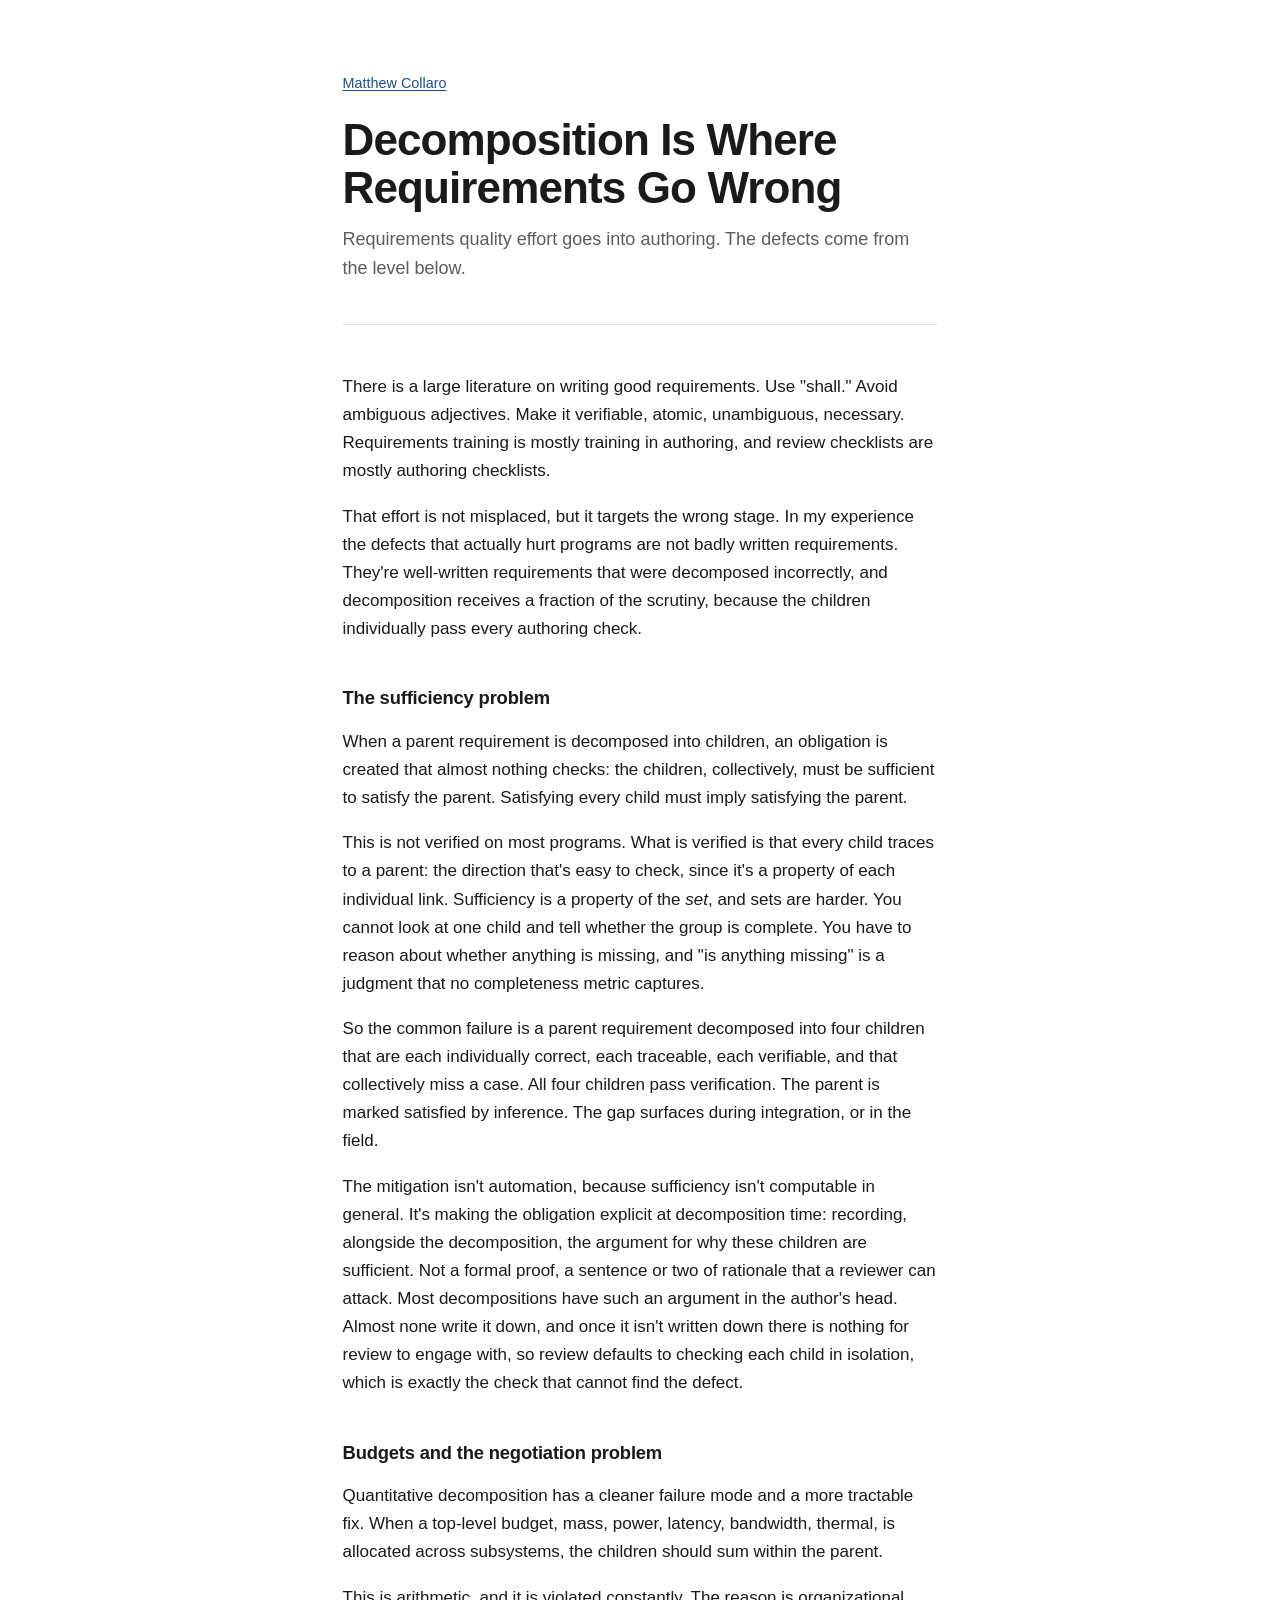
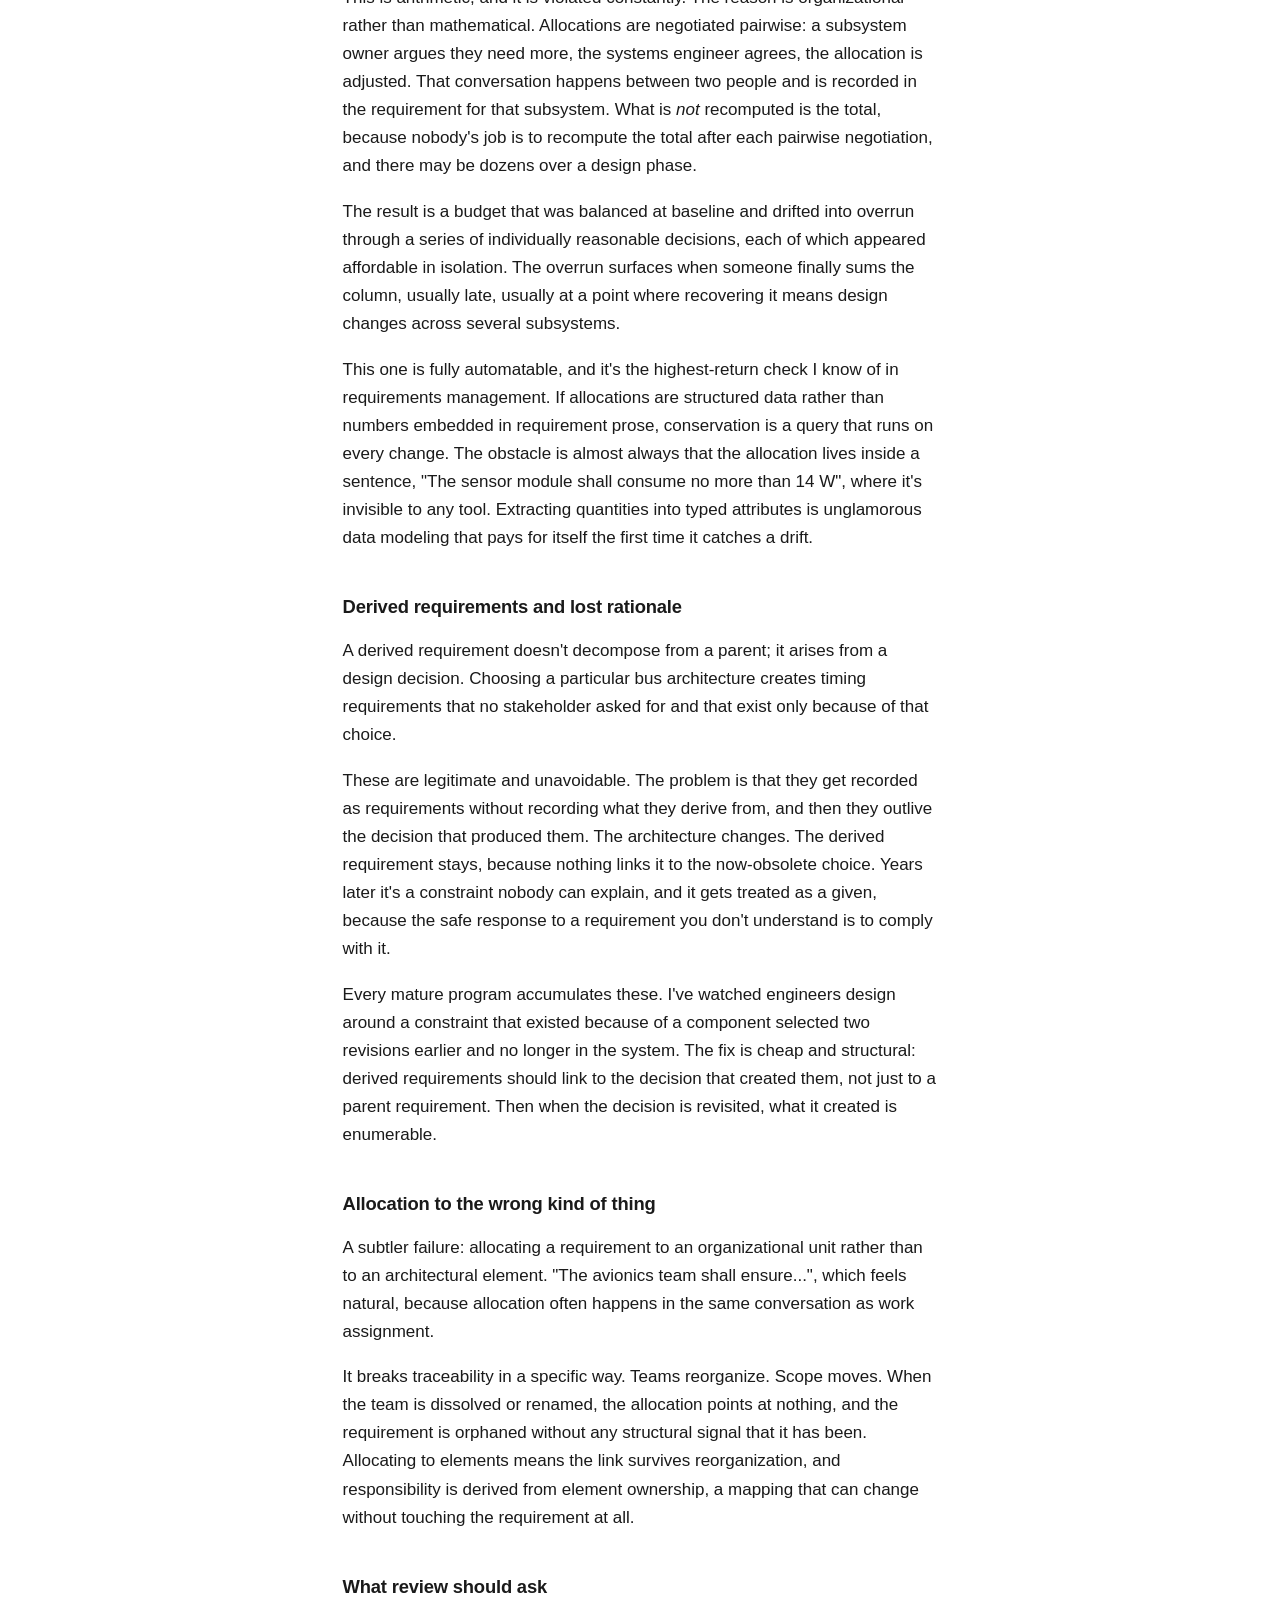
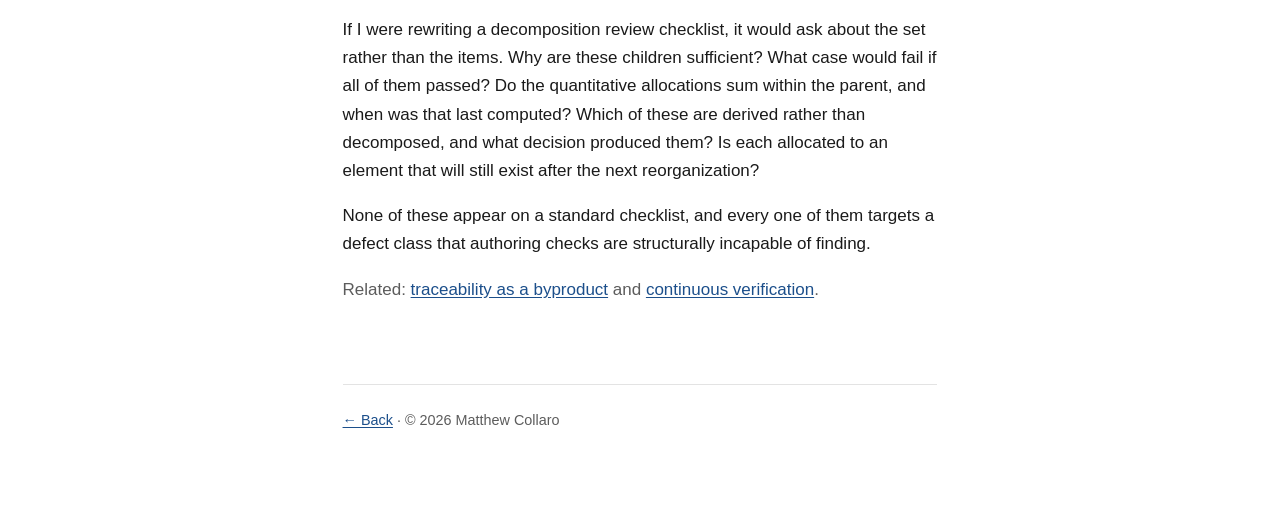
<file: articles/requirements-decomposition-and-allocation.html>
<!DOCTYPE html>
<html lang="en">
<head>
<meta charset="utf-8" />
<meta name="viewport" content="width=device-width, initial-scale=1" />
<title>Decomposition Is Where Requirements Go Wrong, Matthew Collaro</title>
<meta name="description" content="Most requirement defects are introduced during decomposition and allocation, not authoring. Matthew Collaro on budget conservation, derived requirements, and the sufficiency problem." />
<meta name="robots" content="index,follow,max-image-preview:large" />
<link rel="canonical" href="https://radsilent.github.io/articles/requirements-decomposition-and-allocation.html" />
<meta property="og:type" content="article" />
<meta property="og:title" content="Decomposition Is Where Requirements Go Wrong" />
<meta property="og:description" content="Most requirement defects are introduced during decomposition and allocation, not authoring." />
<meta property="og:url" content="https://radsilent.github.io/articles/requirements-decomposition-and-allocation.html" />
<link rel="stylesheet" href="../style.css" />
<script type="application/ld+json">
{
  "@context": "https://schema.org",
  "@type": "Article",
  "headline": "Decomposition Is Where Requirements Go Wrong",
  "description": "Most requirement defects are introduced during decomposition and allocation, not authoring.",
  "author": {
    "@type": "Person",
    "@id": "https://radsilent.github.io/#matthew-collaro",
    "name": "Matthew Collaro",
    "url": "https://radsilent.github.io/"
  },
  "mainEntityOfPage": "https://radsilent.github.io/articles/requirements-decomposition-and-allocation.html",
  "datePublished": "2026-07-24",
  "inLanguage": "en"
}
</script>
</head>
<body>

<header class="masthead">
  <p class="crumb"><a href="../">Matthew Collaro</a></p>
  <h1>Decomposition Is Where Requirements Go Wrong</h1>
  <p class="tagline">Requirements quality effort goes into authoring. The defects come from the level below.</p>
</header>

<main>
<article>

<p>
  There is a large literature on writing good requirements. Use "shall." Avoid ambiguous
  adjectives. Make it verifiable, atomic, unambiguous, necessary. Requirements training
  is mostly training in authoring, and review checklists are mostly authoring checklists.
</p>

<p>
  That effort is not misplaced, but it targets the wrong stage. In my experience the
  defects that actually hurt programs are not badly written requirements. They're
  well-written requirements that were decomposed incorrectly, and decomposition receives
  a fraction of the scrutiny, because the children individually pass every authoring
  check.
</p>

<h2>The sufficiency problem</h2>

<p>
  When a parent requirement is decomposed into children, an obligation is created that
  almost nothing checks: the children, collectively, must be sufficient to satisfy the
  parent. Satisfying every child must imply satisfying the parent.
</p>

<p>
  This is not verified on most programs. What is verified is that every child traces to a
  parent: the direction that's easy to check, since it's a property of each individual
  link. Sufficiency is a property of the <em>set</em>, and sets are harder. You cannot
  look at one child and tell whether the group is complete. You have to reason about
  whether anything is missing, and "is anything missing" is a judgment that no
  completeness metric captures.
</p>

<p>
  So the common failure is a parent requirement decomposed into four children that are
  each individually correct, each traceable, each verifiable, and that collectively miss
  a case. All four children pass verification. The parent is marked satisfied by
  inference. The gap surfaces during integration, or in the field.
</p>

<p>
  The mitigation isn't automation, because sufficiency isn't computable in general. It's
  making the obligation explicit at decomposition time: recording, alongside the
  decomposition, the argument for why these children are sufficient. Not a formal proof, 
  a sentence or two of rationale that a reviewer can attack. Most decompositions have
  such an argument in the author's head. Almost none write it down, and once it isn't
  written down there is nothing for review to engage with, so review defaults to checking
  each child in isolation, which is exactly the check that cannot find the defect.
</p>

<h2>Budgets and the negotiation problem</h2>

<p>
  Quantitative decomposition has a cleaner failure mode and a more tractable fix. When a
  top-level budget, mass, power, latency, bandwidth, thermal, is allocated across
  subsystems, the children should sum within the parent.
</p>

<p>
  This is arithmetic, and it is violated constantly. The reason is organizational rather
  than mathematical. Allocations are negotiated pairwise: a subsystem owner argues they
  need more, the systems engineer agrees, the allocation is adjusted. That conversation
  happens between two people and is recorded in the requirement for that subsystem. What
  is <em>not</em> recomputed is the total, because nobody's job is to recompute the total
  after each pairwise negotiation, and there may be dozens over a design phase.
</p>

<p>
  The result is a budget that was balanced at baseline and drifted into overrun through a
  series of individually reasonable decisions, each of which appeared affordable in
  isolation. The overrun surfaces when someone finally sums the column, usually late,
  usually at a point where recovering it means design changes across several subsystems.
</p>

<p>
  This one is fully automatable, and it's the highest-return check I know of in
  requirements management. If allocations are structured data rather than numbers embedded
  in requirement prose, conservation is a query that runs on every change. The obstacle is
  almost always that the allocation lives inside a sentence, "The sensor module shall
  consume no more than 14 W", where it's invisible to any tool. Extracting quantities
  into typed attributes is unglamorous data modeling that pays for itself the first time
  it catches a drift.
</p>

<h2>Derived requirements and lost rationale</h2>

<p>
  A derived requirement doesn't decompose from a parent; it arises from a design decision.
  Choosing a particular bus architecture creates timing requirements that no stakeholder
  asked for and that exist only because of that choice.
</p>

<p>
  These are legitimate and unavoidable. The problem is that they get recorded as
  requirements without recording what they derive from, and then they outlive the decision
  that produced them. The architecture changes. The derived requirement stays, because
  nothing links it to the now-obsolete choice. Years later it's a constraint nobody can
  explain, and it gets treated as a given, because the safe response to a requirement you
  don't understand is to comply with it.
</p>

<p>
  Every mature program accumulates these. I've watched engineers design around a
  constraint that existed because of a component selected two revisions earlier and no
  longer in the system. The fix is cheap and structural: derived requirements should link
  to the decision that created them, not just to a parent requirement. Then when the
  decision is revisited, what it created is enumerable.
</p>

<h2>Allocation to the wrong kind of thing</h2>

<p>
  A subtler failure: allocating a requirement to an organizational unit rather than to an
  architectural element. "The avionics team shall ensure...", which feels natural,
  because allocation often happens in the same conversation as work assignment.
</p>

<p>
  It breaks traceability in a specific way. Teams reorganize. Scope moves. When the team
  is dissolved or renamed, the allocation points at nothing, and the requirement is
  orphaned without any structural signal that it has been. Allocating to elements means
  the link survives reorganization, and responsibility is derived from element ownership, 
  a mapping that can change without touching the requirement at all.
</p>

<h2>What review should ask</h2>

<p>
  If I were rewriting a decomposition review checklist, it would ask about the set rather
  than the items. Why are these children sufficient? What case would fail if all of them
  passed? Do the quantitative allocations sum within the parent, and when was that last
  computed? Which of these are derived rather than decomposed, and what decision produced
  them? Is each allocated to an element that will still exist after the next
  reorganization?
</p>

<p>
  None of these appear on a standard checklist, and every one of them targets a defect
  class that authoring checks are structurally incapable of finding.
</p>

<p class="muted">
  Related: <a href="traceability-as-a-byproduct.html">traceability as a byproduct</a> and
  <a href="continuous-verification.html">continuous verification</a>.
</p>

</article>
</main>

<footer>
  <p><a href="../">&larr; Back</a> &middot; &copy; 2026 Matthew Collaro</p>
</footer>

</body>
</html>
</file>
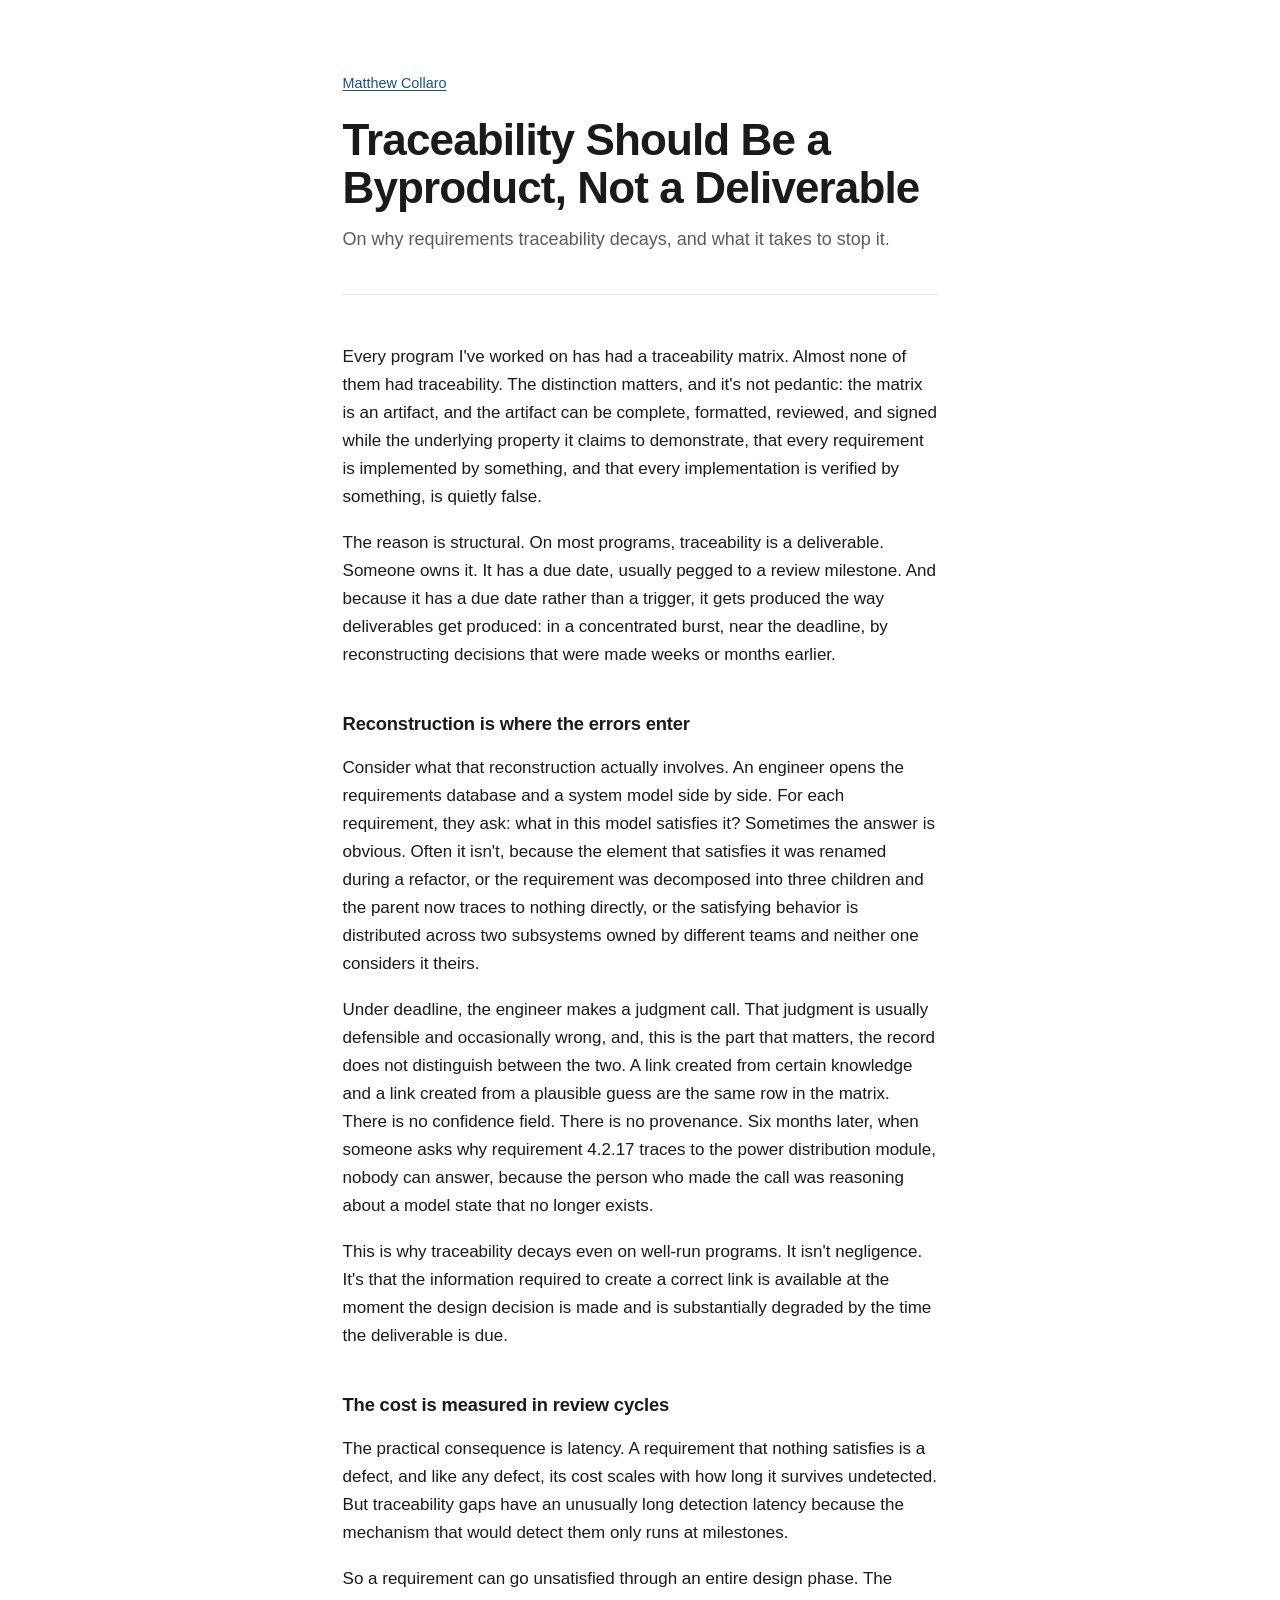
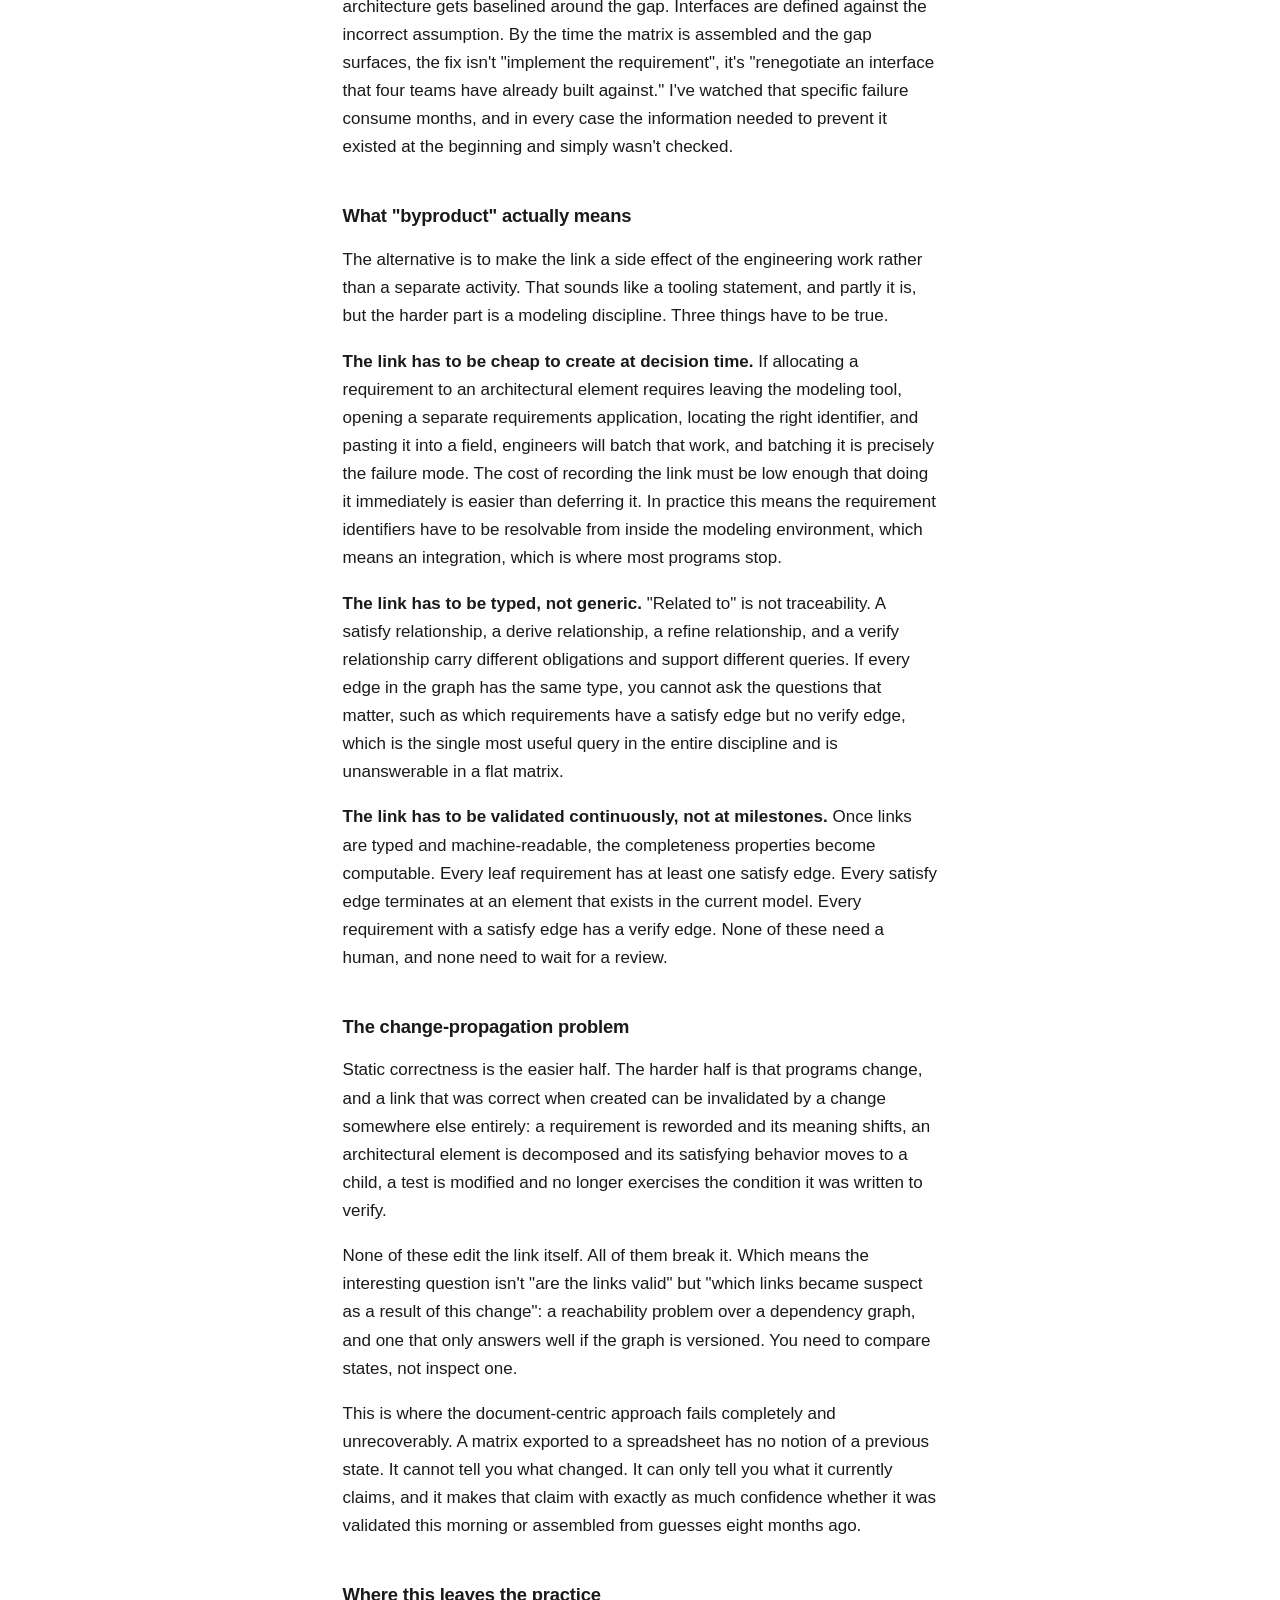
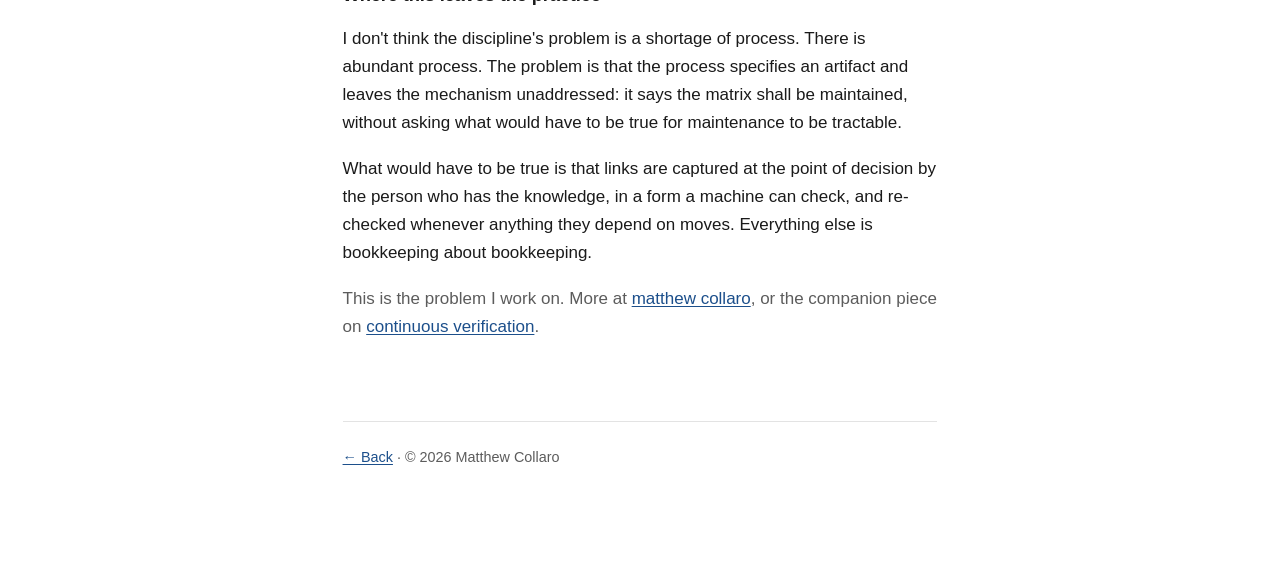
<file: articles/traceability-as-a-byproduct.html>
<!DOCTYPE html>
<html lang="en">
<head>
<meta charset="utf-8" />
<meta name="viewport" content="width=device-width, initial-scale=1" />
<title>Traceability Should Be a Byproduct, Not a Deliverable, Matthew Collaro</title>
<meta name="description" content="Requirements traceability fails on most programs because it is treated as documentation produced after the engineering. Matthew Collaro on why the links have to be captured at the moment of decision." />
<meta name="robots" content="index,follow,max-image-preview:large" />
<link rel="canonical" href="https://radsilent.github.io/articles/traceability-as-a-byproduct.html" />
<meta property="og:type" content="article" />
<meta property="og:title" content="Traceability Should Be a Byproduct, Not a Deliverable" />
<meta property="og:description" content="Why requirements traceability fails on most programs, and what capturing links at the moment of decision actually requires." />
<meta property="og:url" content="https://radsilent.github.io/articles/traceability-as-a-byproduct.html" />
<link rel="stylesheet" href="../style.css" />
<script type="application/ld+json">
{
  "@context": "https://schema.org",
  "@type": "Article",
  "headline": "Traceability Should Be a Byproduct, Not a Deliverable",
  "description": "Why requirements traceability fails on most programs, and what capturing links at the moment of decision actually requires.",
  "author": {
    "@type": "Person",
    "@id": "https://radsilent.github.io/#matthew-collaro",
    "name": "Matthew Collaro",
    "url": "https://radsilent.github.io/"
  },
  "mainEntityOfPage": "https://radsilent.github.io/articles/traceability-as-a-byproduct.html",
  "datePublished": "2026-07-24",
  "inLanguage": "en"
}
</script>
</head>
<body>

<header class="masthead">
  <p class="crumb"><a href="../">Matthew Collaro</a></p>
  <h1>Traceability Should Be a Byproduct, Not a Deliverable</h1>
  <p class="tagline">On why requirements traceability decays, and what it takes to stop it.</p>
</header>

<main>
<article>

<p>
  Every program I've worked on has had a traceability matrix. Almost none of them had
  traceability. The distinction matters, and it's not pedantic: the matrix is an
  artifact, and the artifact can be complete, formatted, reviewed, and signed while the
  underlying property it claims to demonstrate, that every requirement is implemented by
  something, and that every implementation is verified by something, is quietly false.
</p>

<p>
  The reason is structural. On most programs, traceability is a deliverable. Someone owns
  it. It has a due date, usually pegged to a review milestone. And because it has a due
  date rather than a trigger, it gets produced the way deliverables get produced: in a
  concentrated burst, near the deadline, by reconstructing decisions that were made weeks
  or months earlier.
</p>

<h2>Reconstruction is where the errors enter</h2>

<p>
  Consider what that reconstruction actually involves. An engineer opens the requirements
  database and a system model side by side. For each requirement, they ask: what in this
  model satisfies it? Sometimes the answer is obvious. Often it isn't, because the
  element that satisfies it was renamed during a refactor, or the requirement was
  decomposed into three children and the parent now traces to nothing directly, or the
  satisfying behavior is distributed across two subsystems owned by different teams and
  neither one considers it theirs.
</p>

<p>
  Under deadline, the engineer makes a judgment call. That judgment is usually defensible
  and occasionally wrong, and, this is the part that matters, the record does not
  distinguish between the two. A link created from certain knowledge and a link created
  from a plausible guess are the same row in the matrix. There is no confidence field.
  There is no provenance. Six months later, when someone asks why requirement 4.2.17
  traces to the power distribution module, nobody can answer, because the person who
  made the call was reasoning about a model state that no longer exists.
</p>

<p>
  This is why traceability decays even on well-run programs. It isn't negligence. It's
  that the information required to create a correct link is available at the moment the
  design decision is made and is substantially degraded by the time the deliverable is
  due.
</p>

<h2>The cost is measured in review cycles</h2>

<p>
  The practical consequence is latency. A requirement that nothing satisfies is a defect,
  and like any defect, its cost scales with how long it survives undetected. But
  traceability gaps have an unusually long detection latency because the mechanism that
  would detect them only runs at milestones.
</p>

<p>
  So a requirement can go unsatisfied through an entire design phase. The architecture
  gets baselined around the gap. Interfaces are defined against the incorrect assumption.
  By the time the matrix is assembled and the gap surfaces, the fix isn't "implement the
  requirement", it's "renegotiate an interface that four teams have already built
  against." I've watched that specific failure consume months, and in every case the
  information needed to prevent it existed at the beginning and simply wasn't checked.
</p>

<h2>What "byproduct" actually means</h2>

<p>
  The alternative is to make the link a side effect of the engineering work rather than a
  separate activity. That sounds like a tooling statement, and partly it is, but the
  harder part is a modeling discipline. Three things have to be true.
</p>

<p>
  <strong>The link has to be cheap to create at decision time.</strong> If allocating a
  requirement to an architectural element requires leaving the modeling tool, opening a
  separate requirements application, locating the right identifier, and pasting it into a
  field, engineers will batch that work, and batching it is precisely the failure mode.
  The cost of recording the link must be low enough that doing it immediately is easier
  than deferring it. In practice this means the requirement identifiers have to be
  resolvable from inside the modeling environment, which means an integration, which is
  where most programs stop.
</p>

<p>
  <strong>The link has to be typed, not generic.</strong> "Related to" is not
  traceability. A satisfy relationship, a derive relationship, a refine relationship, and
  a verify relationship carry different obligations and support different queries. If
  every edge in the graph has the same type, you cannot ask the questions that matter, 
  such as which requirements have a satisfy edge but no verify edge, which is the single
  most useful query in the entire discipline and is unanswerable in a flat matrix.
</p>

<p>
  <strong>The link has to be validated continuously, not at milestones.</strong> Once
  links are typed and machine-readable, the completeness properties become computable.
  Every leaf requirement has at least one satisfy edge. Every satisfy edge terminates at
  an element that exists in the current model. Every requirement with a satisfy edge has
  a verify edge. None of these need a human, and none need to wait for a review.
</p>

<h2>The change-propagation problem</h2>

<p>
  Static correctness is the easier half. The harder half is that programs change, and a
  link that was correct when created can be invalidated by a change somewhere else
  entirely: a requirement is reworded and its meaning shifts, an architectural element
  is decomposed and its satisfying behavior moves to a child, a test is modified and no
  longer exercises the condition it was written to verify.
</p>

<p>
  None of these edit the link itself. All of them break it. Which means the interesting
  question isn't "are the links valid" but "which links became suspect as a result of
  this change": a reachability problem over a dependency graph, and one that only
  answers well if the graph is versioned. You need to compare states, not inspect one.
</p>

<p>
  This is where the document-centric approach fails completely and unrecoverably. A
  matrix exported to a spreadsheet has no notion of a previous state. It cannot tell you
  what changed. It can only tell you what it currently claims, and it makes that claim
  with exactly as much confidence whether it was validated this morning or assembled from
  guesses eight months ago.
</p>

<h2>Where this leaves the practice</h2>

<p>
  I don't think the discipline's problem is a shortage of process. There is abundant
  process. The problem is that the process specifies an artifact and leaves the mechanism
  unaddressed: it says the matrix shall be maintained, without asking what would have to
  be true for maintenance to be tractable.
</p>

<p>
  What would have to be true is that links are captured at the point of decision by the
  person who has the knowledge, in a form a machine can check, and re-checked whenever
  anything they depend on moves. Everything else is bookkeeping about bookkeeping.
</p>

<p class="muted">
  This is the problem I work on. More at <a href="../">matthew collaro</a>, or the
  companion piece on <a href="continuous-verification.html">continuous verification</a>.
</p>

</article>
</main>

<footer>
  <p><a href="../">&larr; Back</a> &middot; &copy; 2026 Matthew Collaro</p>
</footer>

</body>
</html>
</file>
<file: style.css>
:root {
  --bg: #ffffff;
  --fg: #1a1a1a;
  --muted: #5c5c5c;
  --rule: #e3e3e3;
  --link: #1c4f8b;
  --measure: 68ch;
}

@media (prefers-color-scheme: dark) {
  :root {
    --bg: #14161a;
    --fg: #e6e6e6;
    --muted: #9aa0a8;
    --rule: #2a2e35;
    --link: #7fb2f0;
  }
}

*, *::before, *::after { box-sizing: border-box; }

body {
  margin: 0 auto;
  padding: 0 1.5rem 5rem;
  max-width: var(--measure);
  background: var(--bg);
  color: var(--fg);
  font: 400 1.0625rem/1.65 -apple-system, BlinkMacSystemFont, "Segoe UI",
        Helvetica, Arial, sans-serif;
  -webkit-font-smoothing: antialiased;
}

.masthead {
  padding: 4.5rem 0 2.5rem;
  border-bottom: 1px solid var(--rule);
  margin-bottom: 3rem;
}

h1 {
  margin: 0;
  font-size: clamp(2rem, 6vw, 2.75rem);
  font-weight: 600;
  letter-spacing: -0.02em;
  line-height: 1.1;
}

.tagline {
  margin: 0.75rem 0 0;
  color: var(--muted);
  font-size: 1.125rem;
}

h2 {
  margin: 3.5rem 0 1rem;
  font-size: 1.3rem;
  font-weight: 600;
  letter-spacing: -0.01em;
}

section:first-of-type h2 { margin-top: 0; }

h3 {
  margin: 2.25rem 0 0.6rem;
  font-size: 1.0625rem;
  font-weight: 600;
}

p { margin: 0 0 1.1rem; }

a {
  color: var(--link);
  text-underline-offset: 2px;
}

a:hover { text-decoration: none; }

.muted { color: var(--muted); }

.entry + .entry { margin-top: 0.5rem; }

.profiles {
  list-style: none;
  margin: 1.25rem 0 0;
  padding: 0;
  display: flex;
  flex-wrap: wrap;
  gap: 1.25rem;
}

footer {
  margin-top: 5rem;
  padding-top: 1.5rem;
  border-top: 1px solid var(--rule);
  color: var(--muted);
  font-size: 0.9rem;
}

.meta {
  margin: -0.35rem 0 0.75rem;
  color: var(--muted);
  font-size: 0.9rem;
}

ul:not(.profiles) {
  margin: 0 0 1.1rem;
  padding-left: 1.25rem;
}

ul:not(.profiles) li { margin-bottom: 0.5rem; }

.crumb {
  margin: 0 0 1.25rem;
  font-size: 0.9rem;
}

article h2 {
  margin: 2.5rem 0 0.9rem;
  font-size: 1.15rem;
}
</file>
